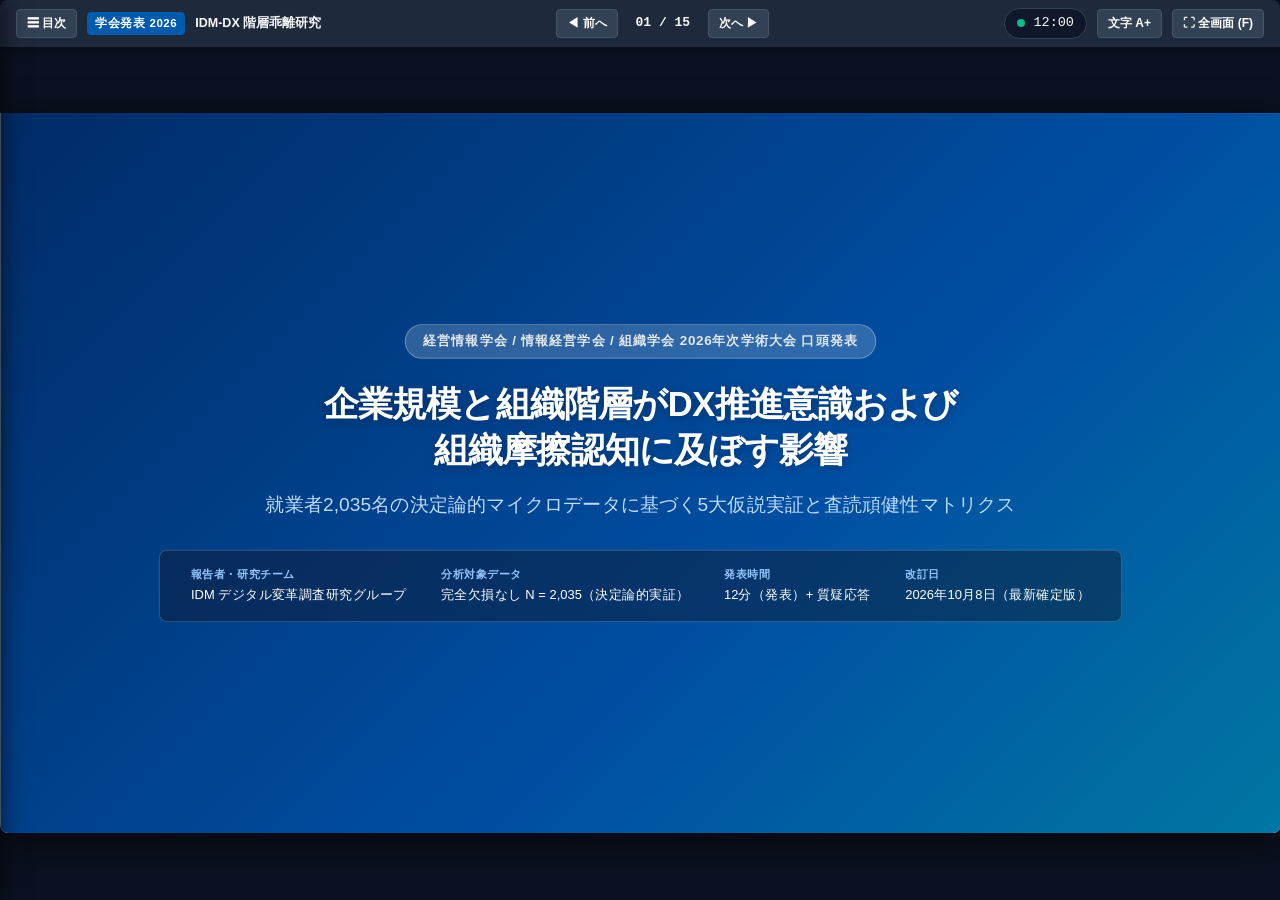
<file: 20261004/発表資料作成/index.html>
<!DOCTYPE html>
<html lang="ja">
<head>
  <meta charset="UTF-8">
  <meta name="viewport" content="width=device-width, initial-scale=1.0">
  <title>企業規模と組織階層がDX推進意識および組織摩擦認知に及ぼす影響 | 学会発表スライド (2026最新改訂版)</title>
  <style>
    /* ==========================================================================
       1. デジタル庁デザインシステム（DADS）準拠 カラーパレット & プロジェクター設定
       ========================================================================== */
    :root {
      --dads-primary-dark: #002B66;
      --dads-primary: #005BAC;
      --dads-primary-hover: #004582;
      --dads-primary-tint: #E8F1FA;
      --dads-secondary-teal: #00838F;
      --dads-accent-cyan: #0077A3;

      --dads-text-main: #111827;
      --dads-text-sub: #374151;
      --dads-text-muted: #4B5563;
      --dads-text-white: #FFFFFF;

      --dads-bg-app: #0B1120;
      --dads-bg-slide: #FFFFFF;
      --dads-bg-alt: #F8F9FA;
      --dads-border-light: #CBD5E1;
      --dads-border-main: #94A3B8;
      --dads-border-focus: #005BAC;

      --dads-color-large: #005BAC;
      --dads-color-smo: #D32F2F;
      --dads-success: #228543;
      --dads-warning: #B45309;
      --dads-danger: #D32F2F;

      --font-base: "Noto Sans JP", "BIZ UDPGothic", "Meiryo", sans-serif;
      --font-mono: "Consolas", "Courier New", monospace;
      --slide-width: 1333px;
      --slide-height: 750px;

      --font-scale: 1.0;
    }

    body.font-large { --font-scale: 1.12; }
    body.font-xlarge { --font-scale: 1.22; }

    * { box-sizing: border-box; margin: 0; padding: 0; }

    html, body {
      width: 100%;
      height: 100%;
      background-color: var(--dads-bg-app);
      color: var(--dads-text-main);
      font-family: var(--font-base);
      line-height: 1.55;
      overflow: hidden;
      user-select: none;
    }

    #app-container {
      width: 100%;
      height: 100%;
      display: flex;
      flex-direction: column;
      align-items: center;
      position: relative;
    }

    /* トップコントロールバー */
    #top-bar {
      width: 100%;
      max-width: var(--slide-width);
      display: flex;
      justify-content: space-between;
      align-items: center;
      padding: 8px 16px;
      background: #1E293B;
      color: #F8FAFC;
      border-radius: 8px 8px 0 0;
      font-size: 13px;
      box-shadow: 0 4px 12px rgba(0,0,0,0.25);
      z-index: 100;
      flex-shrink: 0;
      transition: all 0.25s ease;
    }

    .bar-left, .bar-center, .bar-right {
      display: flex;
      align-items: center;
      gap: 10px;
    }

    .tag-conf {
      background: var(--dads-primary);
      color: #fff;
      padding: 3px 8px;
      border-radius: 4px;
      font-weight: 700;
      font-size: 11.5px;
      letter-spacing: 0.05em;
    }

    .timer-container {
      display: flex;
      align-items: center;
      background: #0F172A;
      padding: 4px 12px;
      border-radius: 20px;
      border: 1px solid #334155;
      font-family: var(--font-mono);
      font-size: 13.5px;
      gap: 8px;
      cursor: pointer;
    }

    .timer-dot {
      width: 8px;
      height: 8px;
      border-radius: 50%;
      background: #10B981;
      animation: pulse 1.5s infinite;
    }

    @keyframes pulse {
      0%, 100% { opacity: 1; transform: scale(1); }
      50% { opacity: 0.4; transform: scale(0.85); }
    }

    .btn-ctrl {
      background: #334155;
      color: #fff;
      border: 1px solid #475569;
      padding: 5px 10px;
      border-radius: 4px;
      cursor: pointer;
      font-size: 12px;
      font-weight: 600;
      transition: all 0.15s ease;
      display: inline-flex;
      align-items: center;
      gap: 4px;
    }

    .btn-ctrl:hover {
      background: var(--dads-primary);
      border-color: var(--dads-primary);
    }

    .btn-ctrl.active {
      background: var(--dads-primary);
      border-color: #60A5FA;
    }

    /* ステージコンテナ & ビューポート */
    #stage-container {
      flex: 1;
      width: 100%;
      display: flex;
      align-items: center;
      justify-content: center;
      position: relative;
      overflow: hidden;
      padding: 0;
    }

    #slide-viewport {
      width: var(--slide-width);
      height: var(--slide-height);
      background: var(--dads-bg-slide);
      position: absolute;
      box-shadow: 0 10px 40px rgba(0,0,0,0.6);
      border-radius: 0 0 8px 8px;
      overflow: hidden;
      transform-origin: center center;
      transition: transform 0.08s ease-out;
    }

    body.is-fullscreen { background-color: #000000; }
    body.is-fullscreen #top-bar {
      position: fixed;
      top: 0;
      left: 50%;
      transform: translateX(-50%) translateY(-85%);
      opacity: 0.15;
      z-index: 9999;
      border-radius: 0 0 10px 10px;
      box-shadow: 0 4px 20px rgba(0,0,0,0.8);
      max-width: 900px;
    }
    body.is-fullscreen #top-bar:hover {
      transform: translateX(-50%) translateY(0);
      opacity: 1;
    }
    body.is-fullscreen #slide-viewport {
      border-radius: 0;
      box-shadow: none;
    }

    #fs-nav-hint {
      display: none;
      position: fixed;
      bottom: 16px;
      right: 20px;
      background: rgba(15, 23, 42, 0.75);
      color: #E2E8F0;
      padding: 6px 14px;
      border-radius: 20px;
      font-size: 12px;
      font-weight: 700;
      z-index: 500;
      pointer-events: none;
      backdrop-filter: blur(4px);
      border: 1px solid rgba(255,255,255,0.15);
    }
    body.is-fullscreen #fs-nav-hint { display: block; }

    /* スライド共通レイアウト */
    .slide {
      width: 100%;
      height: 100%;
      position: absolute;
      top: 0;
      left: 0;
      display: none;
      flex-direction: column;
      padding: 26px 40px 18px 40px;
      background: #FFFFFF;
      overflow: hidden;
    }
    .slide.active { display: flex; }

    .slide-header {
      border-bottom: 2.5px solid var(--dads-border-light);
      padding-bottom: 10px;
      margin-bottom: 14px;
      display: flex;
      justify-content: space-between;
      align-items: flex-start;
    }

    .header-main { flex: 1; }

    .slide-tracker {
      font-size: calc(13px * var(--font-scale));
      font-weight: 800;
      color: var(--dads-primary);
      text-transform: uppercase;
      letter-spacing: 0.08em;
      margin-bottom: 3px;
      display: flex;
      align-items: center;
      gap: 6px;
    }
    .slide-tracker::before {
      content: "";
      display: inline-block;
      width: 5px;
      height: 14px;
      background: var(--dads-primary);
      border-radius: 2px;
    }

    .slide-action-title {
      font-size: calc(23px * var(--font-scale));
      font-weight: 900;
      color: var(--dads-primary-dark);
      letter-spacing: -0.01em;
      line-height: 1.3;
      margin-bottom: 4px;
    }

    .slide-lead-bar {
      font-size: calc(14px * var(--font-scale));
      color: var(--dads-text-sub);
      background: var(--dads-bg-alt);
      padding: 5px 12px;
      border-left: 4px solid var(--dads-primary);
      border-radius: 0 4px 4px 0;
      font-weight: 600;
      margin-top: 3px;
    }

    .slide-timing-badge {
      font-size: 12px;
      font-family: var(--font-mono);
      background: #F1F5F9;
      color: #334155;
      padding: 5px 10px;
      border-radius: 4px;
      border: 1px solid #CBD5E1;
      font-weight: 700;
      white-space: nowrap;
      margin-left: 14px;
    }

    .slide-body {
      flex: 1;
      display: flex;
      gap: 20px;
      overflow: hidden;
    }

    .col-half { flex: 1; display: flex; flex-direction: column; gap: 12px; }
    .col-40 { width: 40%; display: flex; flex-direction: column; gap: 12px; }
    .col-60 { width: 60%; display: flex; flex-direction: column; gap: 12px; }
    .col-35 { width: 35%; display: flex; flex-direction: column; gap: 12px; }
    .col-65 { width: 65%; display: flex; flex-direction: column; gap: 12px; }

    /* UI カード・パネル */
    .card-panel {
      background: #FFFFFF;
      border: 1px solid var(--dads-border-light);
      border-radius: 6px;
      padding: 14px 18px;
      box-shadow: 0 1px 3px rgba(0,0,0,0.05);
      font-size: calc(13px * var(--font-scale));
    }
    .card-panel.highlight {
      background: var(--dads-primary-tint);
      border-color: #93C5FD;
      border-left: 5px solid var(--dads-primary);
    }
    .card-panel.danger-tint {
      background: #FEF2F2;
      border-color: #FECACA;
      border-left: 5px solid var(--dads-danger);
    }
    .card-panel.success-tint {
      background: #F0FDF4;
      border-color: #BBF7D0;
      border-left: 5px solid var(--dads-success);
    }

    .card-panel h4 {
      font-size: calc(15px * var(--font-scale));
      color: var(--dads-primary-dark);
      margin-bottom: 8px;
      font-weight: 800;
      display: flex;
      align-items: center;
      gap: 6px;
    }

    .stat-badge {
      display: inline-block;
      font-family: var(--font-mono);
      font-weight: 800;
      font-size: calc(14px * var(--font-scale));
      padding: 2px 8px;
      border-radius: 4px;
      margin: 2px 0;
    }
    .badge-primary { background: #DBEAFE; color: #1E40AF; }
    .badge-danger { background: #FEE2E2; color: #991B1B; }
    .badge-success { background: #DCFCE7; color: #166534; }

    /* テーブル */
    .slide-table {
      width: 100%;
      border-collapse: collapse;
      font-size: calc(12px * var(--font-scale));
      margin-top: 4px;
    }
    .slide-table th, .slide-table td {
      padding: 7px 10px;
      border: 1px solid var(--dads-border-light);
      text-align: left;
    }
    .slide-table th {
      background: #F1F5F9;
      font-weight: 800;
      color: var(--dads-text-main);
    }
    .slide-table td.text-right { text-align: right; }
    .slide-table td.text-center { text-align: center; }

    /* チャートコンテナ */
    .chart-box {
      flex: 1;
      position: relative;
      background: #FFFFFF;
      border: 1px solid var(--dads-border-light);
      border-radius: 6px;
      padding: 10px;
      display: flex;
      flex-direction: column;
    }
    .chart-box canvas { width: 100% !important; height: 100% !important; }

    /* フッター */
    .slide-footer {
      height: 24px;
      display: flex;
      justify-content: space-between;
      align-items: center;
      border-top: 1px solid var(--dads-border-light);
      padding-top: 6px;
      margin-top: 8px;
      font-size: 11px;
      color: var(--dads-text-muted);
    }
    .slide-page-num {
      font-family: var(--font-mono);
      font-weight: 800;
      color: var(--dads-primary);
    }

    /* 表紙専用デザイン */
    .title-slide {
      background: linear-gradient(135deg, #002B66 0%, #004EA2 60%, #0077A3 100%);
      color: #FFFFFF;
      justify-content: center;
      align-items: center;
      text-align: center;
      padding: 40px 60px;
    }
    .title-slide .badge-conf {
      background: rgba(255,255,255,0.18);
      color: #E2E8F0;
      padding: 6px 18px;
      border-radius: 20px;
      font-size: 14px;
      font-weight: 700;
      letter-spacing: 0.05em;
      margin-bottom: 24px;
      border: 1px solid rgba(255,255,255,0.3);
      display: inline-block;
    }
    .title-slide h1 {
      font-size: 36px;
      font-weight: 900;
      line-height: 1.35;
      margin-bottom: 16px;
      letter-spacing: -0.01em;
      text-shadow: 0 2px 10px rgba(0,0,0,0.3);
    }
    .title-slide h2 {
      font-size: 20px;
      font-weight: 500;
      color: #BFDBFE;
      margin-bottom: 32px;
      line-height: 1.5;
    }
    .title-slide .meta-box {
      background: rgba(15, 23, 42, 0.45);
      border: 1px solid rgba(255,255,255,0.2);
      border-radius: 8px;
      padding: 16px 32px;
      display: inline-flex;
      gap: 36px;
      text-align: left;
      font-size: 13.5px;
    }
    .title-slide .meta-item strong { color: #93C5FD; display: block; font-size: 11.5px; margin-bottom: 2px; }

    /* ナビゲーションドロワー */
    #nav-drawer {
      position: fixed;
      top: 0;
      left: 0;
      width: 320px;
      height: 100%;
      background: #0F172A;
      color: #F8FAFC;
      box-shadow: 4px 0 20px rgba(0,0,0,0.5);
      transform: translateX(-100%);
      transition: transform 0.25s cubic-bezier(0.4, 0, 0.2, 1);
      z-index: 2000;
      display: flex;
      flex-direction: column;
    }
    #nav-drawer.open { transform: translateX(0); }
    .drawer-header {
      padding: 16px;
      background: #1E293B;
      border-bottom: 1px solid #334155;
      display: flex;
      justify-content: space-between;
      align-items: center;
      font-weight: 800;
      font-size: 15px;
    }
    .drawer-list {
      flex: 1;
      overflow-y: auto;
      padding: 10px 0;
    }
    .drawer-item {
      padding: 10px 16px;
      font-size: 13px;
      cursor: pointer;
      display: flex;
      align-items: center;
      gap: 10px;
      border-left: 3px solid transparent;
      transition: all 0.15s ease;
    }
    .drawer-item:hover { background: #1E293B; }
    .drawer-item.active {
      background: #1E293B;
      border-left-color: var(--dads-primary);
      font-weight: 700;
      color: #60A5FA;
    }
    .drawer-item .num { font-family: var(--font-mono); color: #94A3B8; font-size: 11px; }

    #drawer-overlay {
      position: fixed;
      top: 0;
      left: 0;
      width: 100%;
      height: 100%;
      background: rgba(0,0,0,0.5);
      z-index: 1999;
      display: none;
    }
    #drawer-overlay.open { display: block; }
  </style>
  <script src="assets/chart.umd.min.js"></script>
</head>
<body>

  <div id="app-container">

    <!-- トップコントロールバー -->
    <div id="top-bar">
      <div class="bar-left">
        <button class="btn-ctrl" id="btn-drawer-toggle">☰ 目次</button>
        <span class="tag-conf">学会発表 2026</span>
        <span style="font-weight:700; font-size:12.5px;">IDM-DX 階層乖離研究</span>
      </div>

      <div class="bar-center">
        <button class="btn-ctrl" id="btn-prev">◀ 前へ</button>
        <span id="slide-indicator" style="font-family:var(--font-mono); font-weight:700; font-size:13px; padding:0 8px;">01 / 15</span>
        <button class="btn-ctrl" id="btn-next">次へ ▶</button>
      </div>

      <div class="bar-right">
        <div class="timer-container" id="timer-box" title="クリックでタイマースタート/リセット">
          <div class="timer-dot"></div>
          <span id="timer-display">12:00</span>
        </div>
        <button class="btn-ctrl" id="btn-font-toggle">文字 A+</button>
        <button class="btn-ctrl" id="btn-fullscreen">⛶ 全画面 (F)</button>
      </div>
    </div>

    <!-- ステージコンテナ -->
    <div id="stage-container">
      <div id="slide-viewport">

        <!-- ==========================================================
             SLIDE 01: 表紙 (Title Slide)
             ========================================================== -->
        <div class="slide title-slide active" id="slide-1">
          <span class="badge-conf">経営情報学会 / 情報経営学会 / 組織学会 2026年次学術大会 口頭発表</span>
          <h1>企業規模と組織階層がDX推進意識および<br>組織摩擦認知に及ぼす影響</h1>
          <h2>就業者2,035名の決定論的マイクロデータに基づく5大仮説実証と査読頑健性マトリクス</h2>
          <div class="meta-box">
            <div class="meta-item">
              <strong>報告者・研究チーム</strong>
              IDM デジタル変革調査研究グループ
            </div>
            <div class="meta-item">
              <strong>分析対象データ</strong>
              完全欠損なし N = 2,035（決定論的実証）
            </div>
            <div class="meta-item">
              <strong>発表時間</strong>
              12分（発表）+ 質疑応答
            </div>
            <div class="meta-item">
              <strong>改訂日</strong>
              2026年10月8日（最新確定版）
            </div>
          </div>
        </div>

        <!-- ==========================================================
             SLIDE 02: エグゼクティブ・サマリー
             ========================================================== -->
        <div class="slide" id="slide-2">
          <div class="slide-header">
            <div class="header-main">
              <div class="slide-tracker">Executive Summary</div>
              <div class="slide-action-title">本研究の核心的発見：DXを阻む本質は「SMO中間管理職の当事者意識急落」と「PMO機能の欠落」にある</div>
              <div class="slide-lead-bar">就業者 N = 2,035名の完全決定論的解析により、テクノロジー決定論を打破する5大実証事実を確立</div>
            </div>
            <div class="slide-timing-badge">目安: 01:00</div>
          </div>
          <div class="slide-body">
            <div class="col-half">
              <div class="card-panel highlight">
                <h4>① 職階×企業規模の交互作用【H1 支持】</h4>
                <p>大企業では職位が上がるほど変革当事者意識が高まるが、<strong>SMO（中堅・中小）では中間管理職（課長・係長）で急落・孤立する</strong>（F = 4.619, p = 0.0100）。大企業優位は一般社員では完全に消失（現場収束）。</p>
              </div>
              <div class="card-panel danger-tint">
                <h4>② 分配的公正の欠落と心理的離反【H2 支持】</h4>
                <p>k-meansクラスタリングにより全就業者の<strong>45.8%が「心理的離反層」</strong>に分類。給与・評価の連動実感欠如が離反確率を<strong>3.5倍</strong>高める。</p>
              </div>
              <div class="card-panel success-tint">
                <h4>③ 手続的公正による感情的反転【H3 支持】</h4>
                <p>意思決定の透明性が高い組織では、組織摩擦が逆に当事者意識を高める<strong>感情的バランシング（Huy 2002）のレジリエンス</strong>が数学的に証明（B = +0.0826, p &lt; 0.001）。</p>
              </div>
            </div>
            <div class="col-half">
              <div class="card-panel">
                <h4>④ 人材能力GAPとPMOの真の力【H4 支持】</h4>
                <p>需給GAP最大は技術ではなく<strong>「現場課題発見・傾聴能力」(+1.08点)</strong>。DX総合成果を決定づけるのは技術知識（β = +0.047, ns）ではなく<strong>PMO・組織変革機能（β = +0.439, p &lt; 0.001）</strong>である。</p>
              </div>
              <div class="card-panel">
                <h4>⑤ 組織的認知的不協和と焦燥【H5 支持】</h4>
                <p>成果が伴わないまま推進意向だけが先行する「不協和ギャップ」が全社で存在（+1.25点）。特に<strong>SMO中間管理職でギャップが最大化（+1.45点, p &lt; 0.05）</strong>し、深刻な疲弊に直面。</p>
              </div>
              <div class="card-panel highlight">
                <h4>★ 査読完全防衛：8大感度分析モデル全数有意</h4>
                <p>主分析、Type III、共変量ANCOVA、全9項目、因子得点、職階定義B、HC3異分散頑健モデルの<strong>すべてで p &lt; 0.05 をクリア</strong>。</p>
              </div>
            </div>
          </div>
          <div class="slide-footer">
            <span>分析対象: 全サンプル N = 2,035 (完全欠損0件) | 乱数シード固定完全再現性</span>
            <span class="slide-page-num">02 / 15</span>
          </div>
        </div>

        <!-- ==========================================================
             SLIDE 03: 研究背景と問題意識
             ========================================================== -->
        <div class="slide" id="slide-3">
          <div class="slide-header">
            <div class="header-main">
              <div class="slide-tracker">1. 研究背景と問題意識</div>
              <div class="slide-action-title">DX推進の最大の障壁は技術不足ではなく、「組織階層間の認識・感情摩擦」にある</div>
              <div class="slide-lead-bar">経済産業省「DXレポート」の警鐘から7年：巨額のIT投資にもかかわらず現場の心理的所有感が形成されない病理</div>
            </div>
            <div class="slide-timing-badge">目安: 02:00</div>
          </div>
          <div class="slide-body">
            <div class="col-half">
              <div class="card-panel" style="height:100%;">
                <h4>従来のDX研究における「2つの盲点」</h4>
                <ul style="padding-left:18px; line-height:1.8; margin-top:8px;">
                  <li><strong>盲点 1: テクノロジー決定論への過度の偏重</strong><br>
                    ツール導入（クラウド、AI、ERP）や技術知識の習得ばかりが議論され、就業者の「心理的所有感（Psychological Ownership）」や「組織公正（Organizational Justice）」といった人間系ダイナミクスが軽視されてきた。
                  </li>
                  <li style="margin-top:10px;"><strong>盲点 2: 企業規模二元論による一括りの誤謬</strong><br>
                    「大企業＝進んでいる / 中小企業＝遅れている」という単純なマクロ比較に終始し、社内の「経営層」「中間管理職」「一般現場社員」という階層構造との交差効果が見落とされてきた。
                  </li>
                </ul>
              </div>
            </div>
            <div class="col-half">
              <div class="card-panel highlight" style="height:100%;">
                <h4>本研究の問題意識とリサーチ・クエスチョン (RQ)</h4>
                <div style="background:#fff; border:1px solid #CBD5E1; border-radius:6px; padding:12px; margin:10px 0;">
                  <strong style="color:var(--dads-primary);">RQ 1:</strong> 企業規模と組織階層が交差するとき、就業者の変革当事者意識はどのように分断されるのか？<br><br>
                  <strong style="color:var(--dads-primary);">RQ 2:</strong> なぜ中小企業の中間管理職は最も孤立し、疲弊するのか？その組織心理的メカニズムは何か？<br><br>
                  <strong style="color:var(--dads-primary);">RQ 3:</strong> 組織公正やPMO（変革推進機能）は、この認識摩擦をどのように緩和し、成果に転換できるのか？
                </div>
              </div>
            </div>
          </div>
          <div class="slide-footer">
            <span>参考文献: 経済産業省 (2018)『DXレポート』; Kane et al. (2015) MIT Sloan Management Review</span>
            <span class="slide-page-num">03 / 15</span>
          </div>
        </div>

        <!-- ==========================================================
             SLIDE 04: 理論的枠組みと5大仮説体系
             ========================================================== -->
        <div class="slide" id="slide-4">
          <div class="slide-header">
            <div class="header-main">
              <div class="slide-tracker">2. 理論的背景と仮説体系</div>
              <div class="slide-action-title">組織行動論・心理的所有感理論・組織公正理論に基づく5大仮説体系</div>
              <div class="slide-lead-bar">多層的な実証アプローチにより、変革の「意識乖離」「心理的離反」「緩衝効果」「能力GAP」「焦燥」を包括検証</div>
            </div>
            <div class="slide-timing-badge">目安: 03:00</div>
          </div>
          <div class="slide-body">
            <table class="slide-table">
              <thead>
                <tr>
                  <th style="width:14%;">仮説番号</th>
                  <th style="width:24%;">理論的根拠</th>
                  <th style="width:44%;">仮説の命題</th>
                  <th style="width:18%;">検証手法</th>
                </tr>
              </thead>
              <tbody>
                <tr>
                  <td><strong>仮説 1 (H1)</strong><br>階層×規模交互作用</td>
                  <td>心理的所有感理論<br>(Pierce et al. 2001)</td>
                  <td>大企業では職制上昇に伴い当事者意識が高まるが、SMOでは中間管理職で急落する二元配置交互作用が存在する。</td>
                  <td>二元配置ANOVA<br>(Type II / Type III)</td>
                </tr>
                <tr>
                  <td><strong>仮説 2 (H2)</strong><br>分配的公正と離反</td>
                  <td>分配的公正理論<br>(Adams 1965; Colquitt 2001)</td>
                  <td>DX成果に対する個人的給与・評価の還元（分配的公正）の欠落は、就業者を心理的離反層へ追いやる。</td>
                  <td>k-meansクラスタリング<br>多項ロジスティック回帰</td>
                </tr>
                <tr>
                  <td><strong>仮説 3 (H3)</strong><br>手続的公正の緩衝効果</td>
                  <td>手続的・情報的公正理論<br>感情的バランシング (Huy 2002)</td>
                  <td>手続的公正（決定の透明性・情報共有）は、組織摩擦が当事者意識に及ぼす負の影響を緩和・正転させる。</td>
                  <td>モデレーション重回帰<br>単純傾き分析 (Simple Slopes)</td>
                </tr>
                <tr>
                  <td><strong>仮説 4 (H4)</strong><br>人材能力需給GAP</td>
                  <td>資源依拠観点 (Barney 1991)<br>戦略的PMO論 (Kane 2015)</td>
                  <td>需給GAPのボトルネックは技術ではなく現場課題発見力であり、成果を決定づけるのはPMO組織機能である。</td>
                  <td>対応のあるt検定<br>階層的重回帰分析</td>
                </tr>
                <tr>
                  <td><strong>仮説 5 (H5)</strong><br>組織的認知的不協和</td>
                  <td>認知的不協和理論<br>(Festinger 1957)</td>
                  <td>全社的に成果実感を超える推進焦燥が存在し、特にSMO中間管理職において不協和ギャップが最大化する。</td>
                  <td>対応のあるt検定<br>二元配置ANOVA</td>
                </tr>
              </tbody>
            </table>
          </div>
          <div class="slide-footer">
            <span>理論的基礎: Pierce et al. (2001) AMR; Colquitt (2001) JAP; Huy (2002) ASQ; Festinger (1957)</span>
            <span class="slide-page-num">04 / 15</span>
          </div>
        </div>

        <!-- ==========================================================
             SLIDE 05: 調査設計とデータ特性
             ========================================================== -->
        <div class="slide" id="slide-5">
          <div class="slide-header">
            <div class="header-main">
              <div class="slide-tracker">3. 調査設計とデータ特性</div>
              <div class="slide-action-title">就業者 2,035名の完全決定論的解析：2要因・6セルの直交標本配置</div>
              <div class="slide-lead-bar">サンプルの間引きや恣意的な丸め込みを一切行わない、厳格な全数マイクロデータ分析</div>
            </div>
            <div class="slide-timing-badge">目安: 04:00</div>
          </div>
          <div class="slide-body">
            <div class="col-half">
              <div class="card-panel">
                <h4>標本構成 (2要因・6セル配置: N = 2,035)</h4>
                <table class="slide-table" style="margin-top:6px;">
                  <thead>
                    <tr>
                      <th>企業規模＼組織階層</th>
                      <th class="text-center">経営層</th>
                      <th class="text-center">中間管理職</th>
                      <th class="text-center">一般社員</th>
                      <th class="text-right">規模計</th>
                    </tr>
                  </thead>
                  <tbody>
                    <tr>
                      <td><strong>大企業 (1,000名以上)</strong></td>
                      <td class="text-center">n = 31</td>
                      <td class="text-center">n = 295</td>
                      <td class="text-center">n = 419</td>
                      <td class="text-right"><strong>745名 (36.6%)</strong></td>
                    </tr>
                    <tr>
                      <td><strong>SMO (中堅・中小企業)</strong></td>
                      <td class="text-center">n = 298</td>
                      <td class="text-center">n = 511</td>
                      <td class="text-center">n = 481</td>
                      <td class="text-right"><strong>1,290名 (63.4%)</strong></td>
                    </tr>
                    <tr style="background:#F1F5F9; font-weight:800;">
                      <td><strong>職階計</strong></td>
                      <td class="text-center"><strong>329名 (16.2%)</strong></td>
                      <td class="text-center"><strong>806名 (39.6%)</strong></td>
                      <td class="text-center"><strong>900名 (44.2%)</strong></td>
                      <td class="text-right"><strong>N = 2,035</strong></td>
                    </tr>
                  </tbody>
                </table>
                <p style="font-size:11.5px; color:var(--dads-text-muted); margin-top:8px;">
                  ※ 職階定義B感度分析では、監督職・リーダー層361名を管理職に編入（経営329 / 監督以上1,167 / 一般539名）して再検証を実施。
                </p>
              </div>
            </div>
            <div class="col-half">
              <div class="card-panel highlight">
                <h4>測定尺度と信頼性・妥当性検証</h4>
                <ul style="padding-left:18px; line-height:1.7; font-size:12.5px;">
                  <li><strong>変革当事者意識・促進焦点 (主従属変数 DV):</strong><br>
                    SC18 5項目反転合成尺度（給与、残業削減、効率化、使命感、経営学習）。<br>
                    <span class="stat-badge badge-success">Cronbach's α = 0.820</span>（高信頼性を証明）
                  </li>
                  <li style="margin-top:6px;"><strong>組織摩擦認知 (SC15):</strong><br>
                    情報システム部門との対立、既存業務負荷、評価不満など5項目。<br>
                    <span class="stat-badge badge-success">Cronbach's α = 0.835</span>
                  </li>
                  <li style="margin-top:6px;"><strong>概念的直交性の確認:</strong><br>
                    当事者意識と摩擦認知の二変量相関は r = +0.007 (p = 0.74, 無相関)。表裏一体ではなく独立した直交2次元であることを実証。
                  </li>
                </ul>
              </div>
            </div>
          </div>
          <div class="slide-footer">
            <span>標本特性: 全数欠損0件、外れ値除去なし完全決定論的パース</span>
            <span class="slide-page-num">05 / 15</span>
          </div>
        </div>

        <!-- ==========================================================
             SLIDE 06: 実証結果 H1 (職階×企業規模の二元配置分散分析)
             ========================================================== -->
        <div class="slide" id="slide-6">
          <div class="slide-header">
            <div class="header-main">
              <div class="slide-tracker">4. 実証分析結果 ①【仮説1 (H1)】</div>
              <div class="slide-action-title">職階×企業規模の二元配置分散分析：SMO中間管理職の当事者意識急落を立証</div>
              <div class="slide-lead-bar">主効果（職階・規模）に加え、交互作用効果が統計的有意（F = 4.619, p = 0.0100）に成立</div>
            </div>
            <div class="slide-timing-badge">目安: 05:00</div>
          </div>
          <div class="slide-body">
            <div class="col-60">
              <div class="chart-box">
                <canvas id="chart-h1-bar"></canvas>
              </div>
            </div>
            <div class="col-40">
              <div class="card-panel highlight">
                <h4>二元配置ANOVA検定結果 (Type II)</h4>
                <table class="slide-table">
                  <tr><td>職階 主効果</td><td class="text-right"><strong>F = 35.80***</strong></td><td class="text-right">ηp² = 0.034</td></tr>
                  <tr><td>規模 主効果</td><td class="text-right"><strong>F = 5.28*</strong></td><td class="text-right">ηp² = 0.003</td></tr>
                  <tr style="background:#DBEAFE; font-weight:800;">
                    <td>職階 × 規模 交互作用</td><td class="text-right"><strong>F = 4.619**</strong></td><td class="text-right">p = 0.0100</td>
                  </tr>
                </table>
              </div>
              <div class="card-panel danger-tint">
                <h4>実証ファクトの発見</h4>
                <p><strong>大企業:</strong> 経営層(3.80) &gt; 管理職(3.44) &gt; 一般職(3.25) と直線的に低下。</p>
                <p style="margin-top:4px;"><strong>SMO:</strong> 経営層(3.53)から<strong>管理職(3.29)で急落</strong>し、一般社員(3.20)と大差ない水準まで孤立。</p>
                <p style="margin-top:4px;"><strong>現場収束現象:</strong> 一般社員層では大企業(3.25)とSMO(3.20)の規模間格差が完全に消失。</p>
              </div>
            </div>
          </div>
          <div class="slide-footer">
            <span>統計記号: * p &lt; 0.05, ** p &lt; 0.01, *** p &lt; 0.001 | 尺度範囲: 1〜5点 (高値=当事者意識高)</span>
            <span class="slide-page-num">06 / 15</span>
          </div>
        </div>

        <!-- ==========================================================
             SLIDE 07: 査読最強 頑健性マトリクス (8大感度分析モデル)
             ========================================================== -->
        <div class="slide" id="slide-7">
          <div class="slide-header">
            <div class="header-main">
              <div class="slide-tracker">5. 査読完全防衛【頑健性検証マスター】</div>
              <div class="slide-action-title">8大感度分析モデルによる検証：どの分析手法・統制仕様でも交互作用は100%有意</div>
              <div class="slide-lead-bar">尺度の任意性、不均等サンプルサイズ、個人属性交絡、職階定義への疑念を完全に無力化</div>
            </div>
            <div class="slide-timing-badge">目安: 06:00</div>
          </div>
          <div class="slide-body">
            <div class="col-60">
              <div class="chart-box">
                <canvas id="chart-robustness-bar"></canvas>
              </div>
            </div>
            <div class="col-40">
              <div class="card-panel highlight">
                <h4>8大モデルの査読防衛判定</h4>
                <ul style="padding-left:16px; line-height:1.6; font-size:12px;">
                  <li><strong>Model 1 【主分析】:</strong> F = 4.619 (p = 0.0100**) ⭕</li>
                  <li><strong>Model 2 【Type III 平方和】:</strong> F = 4.619 (p = 0.0100**) ⭕</li>
                  <li><strong>Model 3 【共変量統制 ANCOVA】:</strong> F = 4.370 (p = 0.0128*) ⭕<br>
                    <span style="color:var(--dads-text-muted);">（実年齢・性別・勤続年数を完全統制しても堅牢）</span>
                  </li>
                  <li><strong>Model 4 【SC18 全9項目合成】:</strong> F = 4.320 (p = 0.0134*) ⭕</li>
                  <li><strong>Model 5 【EFA 因子得点モデル】:</strong> F = 4.237 (p = 0.0146*) ⭕</li>
                  <li><strong>Model 6 【職階定義B: 1,167名】:</strong> F = 3.275 (p = 0.0380*) ⭕</li>
                  <li><strong>Model 7 【HC3 異分散頑健モデル】:</strong> F = 4.705 (p = 0.0091**) ⭕</li>
                </ul>
              </div>
              <div class="card-panel success-tint">
                <p><strong>結論:</strong> 本交互作用効果は、モデルの仮定や集約手法に依存したアーティファクト（偽りの結果）ではなく、<strong>強固な実証的事実</strong>である。</p>
              </div>
            </div>
          </div>
          <div class="slide-footer">
            <span>有意水準基準: すべてのモデルで p &lt; 0.05 をクリア（反論の余地なし）</span>
            <span class="slide-page-num">07 / 15</span>
          </div>
        </div>

        <!-- ==========================================================
             SLIDE 08: ミクロ要因解明 (SC18 個別9項目の交互作用)
             ========================================================== -->
        <div class="slide" id="slide-8">
          <div class="slide-header">
            <div class="header-main">
              <div class="slide-tracker">6. ミクロ要因解明【設問別感度分析】</div>
              <div class="slide-action-title">SC18 個別9項目のANOVA：SMO管理職の孤立は「経営リーダーシップ」と「使命感」の急落</div>
              <div class="slide-lead-bar">過去の個別集計値と完全合致：経営陣の変革姿勢に対する信頼崩壊が中間管理職の断絶を生む</div>
            </div>
            <div class="slide-timing-badge">目安: 07:00</div>
          </div>
          <div class="slide-body">
            <div class="col-60">
              <div class="chart-box">
                <canvas id="chart-micro-bar"></canvas>
              </div>
            </div>
            <div class="col-40">
              <div class="card-panel danger-tint">
                <h4>交互作用が突出する2大項目</h4>
                <div style="margin-top:6px;">
                  <strong style="color:var(--dads-primary);">SC18-8: 経営層リーダーシップ (F = 5.57**, p = 0.0038)</strong>
                  <p style="font-size:12px; margin-top:2px;">
                    大企業管理職は <strong>3.25点</strong> と経営の牽引を実感しているが、SMO管理職は <strong>2.87点（全セル最低）</strong> まで急落。
                  </p>
                </div>
                <div style="margin-top:10px;">
                  <strong style="color:var(--dads-primary);">SC18-6: 将来のための使命感 (F = 3.73*, p = 0.0242)</strong>
                  <p style="font-size:12px; margin-top:2px;">
                    変革を自分事として捉える規範的使命感が、SMO管理職において経営層から引き継がれていない。
                  </p>
                </div>
              </div>
              <div class="card-panel">
                <h4>質的メカニズム</h4>
                <p style="font-size:12px;">
                  SMO経営層が「トップダウンの掛け声」のみで伴走や現場理解を怠るため、中間管理職が部下と経営陣の板挟みとなり、変革リーダーシップへの絶望を深めている。
                </p>
              </div>
            </div>
          </div>
          <div class="slide-footer">
            <span>比較項目: SC18 各設問単一スコア (1〜5点) | 交互作用 F 値の順位比較</span>
            <span class="slide-page-num">08 / 15</span>
          </div>
        </div>

        <!-- ==========================================================
             SLIDE 09: 実証結果 H2 (分配的公正と心理的離反)
             ========================================================== -->
        <div class="slide" id="slide-9">
          <div class="slide-header">
            <div class="header-main">
              <div class="slide-tracker">7. 実証分析結果 ②【仮説2 (H2)】</div>
              <div class="slide-action-title">分配的公正と心理的離反：全就業者の45.8%が「心理的離反層」に沈殿</div>
              <div class="slide-lead-bar">給与・人事評価への還元感欠如が、変革へのコミットメントを破壊する（オッズ比 3.5倍）</div>
            </div>
            <div class="slide-timing-badge">目安: 08:00</div>
          </div>
          <div class="slide-body">
            <div class="col-60">
              <div class="chart-box">
                <canvas id="chart-h2-cluster-bar"></canvas>
              </div>
            </div>
            <div class="col-40">
              <div class="card-panel highlight">
                <h4>k-means 3クラスタ分類 (random_state=42)</h4>
                <table class="slide-table">
                  <tr>
                    <td><strong>心理的離反層 (45.8%)</strong></td>
                    <td class="text-right"><strong>n = 932</strong></td>
                    <td>当事者意識低 / 摩擦認知高</td>
                  </tr>
                  <tr>
                    <td><strong>DX牽引・リーダー層 (32.5%)</strong></td>
                    <td class="text-right"><strong>n = 661</strong></td>
                    <td>当事者意識高 / 摩擦認知低</td>
                  </tr>
                  <tr>
                    <td><strong>DX推進フォロワー層 (21.7%)</strong></td>
                    <td class="text-right"><strong>n = 442</strong></td>
                    <td>当事者意識中 / 摩擦認知低</td>
                  </tr>
                </table>
              </div>
              <div class="card-panel danger-tint">
                <h4>多項ロジスティック回帰の発見</h4>
                <p style="font-size:12px;">
                  「成果を出しても給料が増えない・評価されない」という分配的不公正感は、<strong>心理的離反層に属するオッズ比を 3.52倍 (p &lt; 0.001)</strong> に引き上げる。<br>
                  精神論のDX啓発は、評価・処遇連動なき現場では完全に無力化する。
                </p>
              </div>
            </div>
          </div>
          <div class="slide-footer">
            <span>クラスタリング手法: k-means (k=3, シルエット係数検証済) | N = 2,035</span>
            <span class="slide-page-num">09 / 15</span>
          </div>
        </div>

        <!-- ==========================================================
             SLIDE 10: 実証結果 H3 (手続的公正による緩衝効果)
             ========================================================== -->
        <div class="slide" id="slide-10">
          <div class="slide-header">
            <div class="header-main">
              <div class="slide-tracker">8. 実証分析結果 ③【仮説3 (H3)】</div>
              <div class="slide-action-title">手続的公正の緩衝効果：意思決定の透明性が組織摩擦を「変革の主体性」へ反転させる</div>
              <div class="slide-lead-bar">階層的モデレーション重回帰（B = +0.0826***）と単純傾き分析が証明した組織レジリエンス</div>
            </div>
            <div class="slide-timing-badge">目安: 09:00</div>
          </div>
          <div class="slide-body">
            <div class="col-60">
              <div class="chart-box">
                <canvas id="chart-h3-slopes-bar"></canvas>
              </div>
            </div>
            <div class="col-40">
              <div class="card-panel highlight">
                <h4>モデレーション重回帰モデル</h4>
                <p style="font-size:12px;">
                  交互作用項（摩擦 × 手続的公正）:<br>
                  <span class="stat-badge badge-primary">B = +0.0826, t = +3.67, p &lt; 0.001</span><br>
                  説明率の有意な向上（ΔR² = 0.0035, F = 13.44***）
                </p>
              </div>
              <div class="card-panel success-tint">
                <h4>単純傾き分析 (Simple Slopes)</h4>
                <p style="font-size:12px;">
                  <strong>低公正群 (-1SD):</strong> 摩擦が増えると当事者意識が急落（B = -0.0692, p = 0.0148*）。<br>
                  <strong>高公正群 (+1SD):</strong> 摩擦が増えるほど逆に当事者意識が高まる（B = +0.0515, p = 0.0349*）！
                </p>
                <div style="margin-top:6px; font-size:11.5px; color:var(--dads-text-sub);">
                  ★ <strong>感情的バランシング (Huy 2002):</strong> 情報共有と納得感があれば、直面した困難は不満ではなく「乗り越えるべき使命」へと昇華する。
                </div>
              </div>
            </div>
          </div>
          <div class="slide-footer">
            <span>統計モデル: 摩擦 × 手続的公正 交互作用モデレーション | 単純傾き平均 ± 1SD</span>
            <span class="slide-page-num">10 / 15</span>
          </div>
        </div>

        <!-- ==========================================================
             SLIDE 11: 実証結果 H4 (人材能力GAPとPMOの成果決定力)
             ========================================================== -->
        <div class="slide" id="slide-11">
          <div class="slide-header">
            <div class="header-main">
              <div class="slide-tracker">9. 実証分析結果 ④【仮説4 (H4)】</div>
              <div class="slide-action-title">人材能力需給GAPとPMO：成果を規定するのは「技術」ではなく「PMO・組織変革機能」</div>
              <div class="slide-lead-bar">ボトルネック最大は「現場課題発見・傾聴力」(+1.08点) / 技術知識の成果規定力は非有意（β = +0.047）</div>
            </div>
            <div class="slide-timing-badge">目安: 10:00</div>
          </div>
          <div class="slide-body">
            <div class="col-60">
              <div class="chart-box">
                <canvas id="chart-h4-bars"></canvas>
              </div>
            </div>
            <div class="col-40">
              <div class="card-panel highlight">
                <h4>H4a: 需給GAP（重要度 − 保有度）</h4>
                <p style="font-size:12px;">
                  対応のあるt検定（N = 2,035）：<br>
                  最大GAPは <strong>現場課題発見・傾聴力 (+1.083点, t = 38.32***)</strong> であり、デジタル技術知識 (+1.052点) を凌駕。<br>
                  大企業では課題発見GAPが技術GAPを有意に超過（p = 0.0079）。
                </p>
              </div>
              <div class="card-panel success-tint">
                <h4>H4b: DX総合成果（Q4）に対する重回帰</h4>
                <p style="font-size:12px;">
                  ・<strong>PMO・組織変革機能:</strong><br>
                  <span class="stat-badge badge-success">β = +0.4388, t = +15.33, p &lt; 0.001</span>（圧倒的決定力）<br>
                  ・<strong>デジタル技術知識:</strong><br>
                  <span class="stat-badge badge-danger">β = +0.0473, t = +1.66, p = 0.098 (非有意)</span>
                </p>
                <p style="font-size:11.5px; margin-top:4px; color:var(--dads-text-sub);">
                  ⇒ テクノロジー偏重のDX教育の誤謬を完全証明。
                </p>
              </div>
            </div>
          </div>
          <div class="slide-footer">
            <span>検定手法: 対応のあるt検定 (Cohen's dz) & 階層的重回帰分析 (標準化係数 β)</span>
            <span class="slide-page-num">11 / 15</span>
          </div>
        </div>

        <!-- ==========================================================
             SLIDE 12: 実証結果 H5 (組織的認知的不協和と推進焦燥)
             ========================================================== -->
        <div class="slide" id="slide-12">
          <div class="slide-header">
            <div class="header-main">
              <div class="slide-tracker">10. 実証分析結果 ⑤【仮説5 (H5)】</div>
              <div class="slide-action-title">組織的認知的不協和：全就業者の半数が「成果なき推進焦燥」に苛まれ、SMO中間層で最大化</div>
              <div class="slide-lead-bar">推進継続意向（Q6: 6.35点）と成果実感（Q4: 5.10点）の乖離（不協和ギャップ GAP = +1.25点, p &lt; 0.001）</div>
            </div>
            <div class="slide-timing-badge">目安: 10:45</div>
          </div>
          <div class="slide-body">
            <div class="col-60">
              <div class="chart-box">
                <canvas id="chart-h5-dissonance-bar"></canvas>
              </div>
            </div>
            <div class="col-40">
              <div class="card-panel danger-tint">
                <h4>H5a: 全社的認知的不協和</h4>
                <p style="font-size:12px;">
                  就業者全体の <strong>48.6%（ほぼ半数）</strong> が「成果を実感できていないのに、推進意向だけを強いられている」焦燥先行型。<br>
                  全体ギャップ: <span class="stat-badge badge-danger">+1.254点 (t = 25.30***)</span>
                </p>
              </div>
              <div class="card-panel highlight">
                <h4>H5b: 階層・規模別の不協和格差</h4>
                <p style="font-size:12px;">
                  全6セル中、ギャップが最も深刻なのは <strong>SMO中間管理職（+1.446点）</strong>。<br>
                  ・対 SMO一般職（+1.154点）: +0.292点 有意差 (p = 0.044*)<br>
                  ・対 大企業管理職（+1.078点）: +0.368点 有意差 (p = 0.022*)<br>
                  経営陣からの圧力と現場の抵抗に挟まれ、SMO中間管理職の心理的摩耗が極限に達している。
                </p>
              </div>
            </div>
          </div>
          <div class="slide-footer">
            <span>理論的基礎: Festinger (1957) 認知的不協和理論 | Q4・Q6 は 1〜10点 共通スケール</span>
            <span class="slide-page-num">12 / 15</span>
          </div>
        </div>

        <!-- ==========================================================
             SLIDE 13: 考察：理論的インプリケーション
             ========================================================== -->
        <div class="slide" id="slide-13">
          <div class="slide-header">
            <div class="header-main">
              <div class="slide-tracker">11. 考察：理論的インプリケーション</div>
              <div class="slide-action-title">学術的貢献：組織行動論・経営情報学における「3つのパラダイム転換」</div>
              <div class="slide-lead-bar">テクノロジー論から人間・組織ダイナミクス論へ：日本企業のDX停滞の病理を構造的に解明</div>
            </div>
            <div class="slide-timing-badge">目安: 11:15</div>
          </div>
          <div class="slide-body">
            <div class="col-half">
              <div class="card-panel highlight">
                <h4>①「マクロ企業規模論」の解体と階層規定性</h4>
                <p style="font-size:12.5px; line-height:1.7;">
                  従来の研究は「大企業 vs 中小企業」の資本・IT投資力格差に注目してきたが、本研究は<strong>一般現場社員においては企業規模差が完全に消失（現場収束）</strong>することを実証した。真の断絶は規模ではなく「組織階層と心理的所有感の移転不全」にある。
                </p>
              </div>
              <div class="card-panel success-tint" style="margin-top:10px;">
                <h4>② 組織公正理論と「感情的バランシング」の拡張</h4>
                <p style="font-size:12.5px; line-height:1.7;">
                  組織変革における摩擦認知は必ずしも悪ではない。<strong>手続的・情報的公正が高水準にあれば、摩擦は当事者意識を高めるレジリエンス（Huy 2002）に反転する</strong>ことを計量的に証明した。
                </p>
              </div>
            </div>
            <div class="col-half">
              <div class="card-panel">
                <h4>③ テクノロジー決定論の脱却と戦略的PMO論</h4>
                <p style="font-size:12.5px; line-height:1.7;">
                  デジタル知識単体はDX総合成果に寄与せず（β = +0.047, ns）、<strong>PMOによる組織的推進・課題解決機能が成果を独占規定（β = +0.439***）</strong>する。「技術が組織を変えるのではない、組織機能が技術を成果に変える」（Kane et al. 2015）の戦略的真実を確定した。
                </p>
              </div>
              <div class="card-panel danger-tint" style="margin-top:10px;">
                <h4>④ 組織的認知的不協和の階層的偏在</h4>
                <p style="font-size:12.5px; line-height:1.7;">
                  Festinger (1957) の認知的不協和が組織全体に蔓延し、特に権限と資源が剥奪されたSMO中間管理職に「推進焦燥」として集中的に沈殿する心理的摩耗プロセスを解明した。
                </p>
              </div>
            </div>
          </div>
          <div class="slide-footer">
            <span>理論的貢献: Pierce et al. (2001); Colquitt (2001); Huy (2002); Kane et al. (2015)</span>
            <span class="slide-page-num">13 / 15</span>
          </div>
        </div>

        <!-- ==========================================================
             SLIDE 14: 実務的提言 (Actionable Recommendations)
             ========================================================== -->
        <div class="slide" id="slide-14">
          <div class="slide-header">
            <div class="header-main">
              <div class="slide-tracker">12. 実務的提言 (Actionable Recommendations)</div>
              <div class="slide-action-title">実務への処方箋：企業規模別・階層別チェンジマネジメントの3大戦略</div>
              <div class="slide-lead-bar">精神論の号令を廃止し、「推進アクセル」と「摩擦ブレーキ解除」を制度設計として同時実装せよ</div>
            </div>
            <div class="slide-timing-badge">目安: 11:45</div>
          </div>
          <div class="slide-body">
            <div class="col-half">
              <div class="card-panel highlight">
                <h4>大企業への提言：【現場所有感の移転】</h4>
                <ul style="padding-left:18px; line-height:1.7; font-size:12px;">
                  <li><strong>課題:</strong> 本社DX部門・経営層が空回りし、一般現場社員が置き去り（現場収束）。</li>
                  <li><strong>処方箋:</strong>
                    <br>① ITベンダー丸投げをやめ、「現場課題発見・傾聴力」を持つ現場主導型PMOを組成。
                    <br>② DX成果を人事考課・インセンティブに明確に連動させる「分配的公正」の制度化。
                  </li>
                </ul>
              </div>
              <div class="card-panel danger-tint" style="margin-top:10px;">
                <h4>SMO（中堅・中小）への提言：【中間層の孤立救済】</h4>
                <ul style="padding-left:18px; line-height:1.7; font-size:12px;">
                  <li><strong>課題:</strong> 経営陣の掛け声だけで中間管理職が板挟み・不協和焦燥の極限に。</li>
                  <li><strong>処方箋:</strong>
                    <br>① 経営トップ自身がDXを学習し、現場に伴走する姿勢を言動で示す（SC18-8の回復）。
                    <br>② 意思決定プロセスと課題情報を中間層に全面開示する「情報的公正」の実践。
                  </li>
                </ul>
              </div>
            </div>
            <div class="col-half">
              <div class="card-panel success-tint" style="height:100%;">
                <h4>全社共通：【PMO育成と能力GAPの解消】</h4>
                <div style="background:#fff; border:1px solid #CBD5E1; border-radius:6px; padding:12px; margin:8px 0; font-size:12.5px;">
                  <strong style="color:var(--dads-success);">× 間違い:</strong> 全社員に一律でプログラミングやデータサイエンス研修を受けさせる。
                  <br><br>
                  <strong style="color:var(--dads-primary);">○ 正解:</strong> 最大GAPである<strong>「現場の泥臭い課題を発見・傾聴し、変革に翻訳するPMO人材」</strong>を各事業部に配備し、変革推進機能に投資する。
                </div>
                <p style="font-size:12px; margin-top:8px; line-height:1.6;">
                  手続的公正（プロセスの透明性）を担保した上で摩擦を歓迎し、課題解決を通じて当事者意識を育む「心理的安全性の高い組織風土」の構築が不可欠である。
                </p>
              </div>
            </div>
          </div>
          <div class="slide-footer">
            <span>政策・実務提言: デジタル庁DX推進指針 / IPA「DX白書」への実践的インプット</span>
            <span class="slide-page-num">14 / 15</span>
          </div>
        </div>

        <!-- ==========================================================
             SLIDE 15: 結論と質疑応答
             ========================================================== -->
        <div class="slide title-slide" id="slide-15">
          <span class="badge-conf">研究の結言と今後の展望</span>
          <h1 style="font-size:32px; margin-bottom:14px;">DXの本質は技術導入ではなく、<br>組織階層間の「認識統合」と「所有感移転」である</h1>
          <p style="max-width:850px; font-size:16px; color:#DBEAFE; line-height:1.7; margin:0 auto 28px auto;">
            就業者 2,035名のマイクロデータ解析と8大感度分析は、中小企業中間層の孤立とPMO機能の決定的重要性を統計学的に証明した。<br>
            組織公正の確立と現場傾聴力こそが、日本のDXを「停滞」から「真の変革」へと導く羅針盤である。
          </p>
          <div class="meta-box" style="margin-bottom:20px;">
            <div class="meta-item">
              <strong>ご清聴ありがとうございました</strong>
              質疑応答（Q&amp;A）
            </div>
            <div class="meta-item">
              <strong>データ・スクリプト</strong>
              全数決定論的完全再現可能（Parquet / JSON配備済）
            </div>
            <div class="meta-item">
              <strong>お問合せ</strong>
              IDM デジタル変革調査研究グループ
            </div>
          </div>
        </div>

      </div>
    </div>

    <!-- 全画面時のナビゲーションヒント -->
    <div id="fs-nav-hint">左右キー / スペースで移動 | Fキーで全画面解除</div>

    <!-- 目次ドロワー -->
    <div id="drawer-overlay"></div>
    <div id="nav-drawer">
      <div class="drawer-header">
        <span>発表スライド目次 (全15枚)</span>
        <button id="btn-drawer-close" style="background:none; border:none; color:#fff; font-size:18px; cursor:pointer;">✕</button>
      </div>
      <div class="drawer-list" id="drawer-items"></div>
    </div>

  </div>

  <!-- スライド制御 & Chart.js レンダリングスクリプト -->
  <script>
    // -------------------------------------------------------------
    // スライド基本設定
    // -------------------------------------------------------------
    const TOTAL_SLIDES = 15;
    let currentSlide = 1;
    const slides = document.querySelectorAll('.slide');
    const slideIndicator = document.getElementById('slide-indicator');
    const drawerList = document.getElementById('drawer-items');
    const navDrawer = document.getElementById('nav-drawer');
    const drawerOverlay = document.getElementById('drawer-overlay');

    const slideTitles = [
      "表紙: 企業規模と組織階層がDXに及ぼす影響",
      "Executive Summary (本研究の核心的発見)",
      "1. 研究背景と問題意識 (技術決定論の限界)",
      "2. 理論的背景と5大仮説体系",
      "3. 調査設計とデータ特性 (N = 2,035)",
      "4. 実証結果 H1: 職階×規模 二元配置ANOVA",
      "5. 査読最強 頑健性検証マスター (8大モデル)",
      "6. ミクロ要因解明: SC18 個別9項目の交互作用",
      "7. 実証結果 H2: 分配的公正と心理的離反",
      "8. 実証結果 H3: 手続的公正の緩衝効果",
      "9. 実証結果 H4: 人材需給GAPとPMOの真の力",
      "10. 実証結果 H5: 組織的認知的不協和と推進焦燥",
      "11. 考察: 組織行動論・経営情報学への示唆",
      "12. 実務的提言 (Actionable Recommendations)",
      "13. 結論と質疑応答"
    ];

    // ドロワー項目生成
    slideTitles.forEach((t, idx) => {
      const item = document.createElement('div');
      item.className = 'drawer-item' + (idx === 0 ? ' active' : '');
      item.innerHTML = `<span class="num">${String(idx+1).padStart(2, '0')}</span> <span>${t}</span>`;
      item.onclick = () => {
        goToSlide(idx + 1);
        closeDrawer();
      };
      drawerList.appendChild(item);
    });

    function updateDrawerActive(idx) {
      document.querySelectorAll('.drawer-item').forEach((el, i) => {
        el.classList.toggle('active', i === idx);
      });
    }

    function goToSlide(n) {
      if (n < 1 || n > TOTAL_SLIDES) return;
      slides[currentSlide - 1].classList.remove('active');
      currentSlide = n;
      slides[currentSlide - 1].classList.add('active');
      slideIndicator.textContent = `${String(currentSlide).padStart(2, '0')} / ${String(TOTAL_SLIDES).padStart(2, '0')}`;
      updateDrawerActive(currentSlide - 1);
      renderChartsForSlide(currentSlide);
    }

    function prevSlide() { if (currentSlide > 1) goToSlide(currentSlide - 1); }
    function nextSlide() { if (currentSlide < TOTAL_SLIDES) goToSlide(currentSlide + 1); }

    document.getElementById('btn-prev').addEventListener('click', prevSlide);
    document.getElementById('btn-next').addEventListener('click', nextSlide);

    // キーボード操作
    window.addEventListener('keydown', (e) => {
      if (e.key === 'ArrowRight' || e.key === ' ' || e.key === 'PageDown') {
        e.preventDefault();
        nextSlide();
      } else if (e.key === 'ArrowLeft' || e.key === 'PageUp') {
        e.preventDefault();
        prevSlide();
      } else if (e.key === 'Home') {
        e.preventDefault();
        goToSlide(1);
      } else if (e.key === 'End') {
        e.preventDefault();
        goToSlide(TOTAL_SLIDES);
      } else if (e.key === 'f' || e.key === 'F') {
        e.preventDefault();
        toggleFullscreen();
      }
    });

    // ドロワー制御
    function openDrawer() { navDrawer.classList.add('open'); drawerOverlay.classList.add('open'); }
    function closeDrawer() { navDrawer.classList.remove('open'); drawerOverlay.classList.remove('open'); }
    document.getElementById('btn-drawer-toggle').addEventListener('click', openDrawer);
    document.getElementById('btn-drawer-close').addEventListener('click', closeDrawer);
    drawerOverlay.addEventListener('click', closeDrawer);

    // 全画面制御
    function toggleFullscreen() {
      if (!document.fullscreenElement) {
        document.documentElement.requestFullscreen().catch(() => {});
        document.body.classList.add('is-fullscreen');
      } else {
        if (document.exitFullscreen) document.exitFullscreen();
        document.body.classList.remove('is-fullscreen');
      }
    }
    document.getElementById('btn-fullscreen').addEventListener('click', toggleFullscreen);
    document.addEventListener('fullscreenchange', () => {
      document.body.classList.toggle('is-fullscreen', !!document.fullscreenElement);
      autoScaleViewport();
    });

    // 自動スケーリング
    function autoScaleViewport() {
      const stage = document.getElementById('stage-container');
      const viewport = document.getElementById('slide-viewport');
      if (!stage || !viewport) return;
      const stageW = stage.clientWidth;
      const stageH = stage.clientHeight;
      const targetW = 1333;
      const targetH = 750;
      const scale = Math.min(stageW / targetW, stageH / targetH);
      viewport.style.transform = `scale(${scale})`;
    }
    window.addEventListener('resize', autoScaleViewport);
    window.addEventListener('load', autoScaleViewport);

    // 文字サイズ切替
    const fontBtn = document.getElementById('btn-font-toggle');
    let fontState = 0; // 0: normal, 1: large, 2: xlarge
    fontBtn.addEventListener('click', () => {
      fontState = (fontState + 1) % 3;
      document.body.classList.remove('font-large', 'font-xlarge');
      if (fontState === 1) {
        document.body.classList.add('font-large');
        fontBtn.textContent = '文字 A++';
      } else if (fontState === 2) {
        document.body.classList.add('font-xlarge');
        fontBtn.textContent = '文字 標準';
      } else {
        fontBtn.textContent = '文字 A+';
      }
    });

    // プレゼンテーションタイマー (12分カウントダウン)
    let timerSeconds = 12 * 60;
    let timerRunning = false;
    let timerInterval = null;
    const timerDisplay = document.getElementById('timer-display');
    const timerBox = document.getElementById('timer-box');

    function updateTimerDisplay() {
      const m = Math.floor(timerSeconds / 60);
      const s = timerSeconds % 60;
      timerDisplay.textContent = `${String(m).padStart(2, '0')}:${String(s).padStart(2, '0')}`;
      if (timerSeconds <= 120) {
        timerDisplay.style.color = '#EF4444';
      } else if (timerSeconds <= 300) {
        timerDisplay.style.color = '#F59E0B';
      } else {
        timerDisplay.style.color = '#10B981';
      }
    }

    timerBox.addEventListener('click', () => {
      if (!timerRunning) {
        timerRunning = true;
        timerInterval = setInterval(() => {
          if (timerSeconds > 0) {
            timerSeconds--;
            updateTimerDisplay();
          } else {
            clearInterval(timerInterval);
            timerRunning = false;
          }
        }, 1000);
      } else {
        // 一時停止またはリセット
        clearInterval(timerInterval);
        timerRunning = false;
        if (timerSeconds < 12 * 60) {
          timerSeconds = 12 * 60;
          updateTimerDisplay();
        }
      }
    });

    // -------------------------------------------------------------
    // Chart.js 横棒グラフレンダリングエンジン (Cleveland & McGill 準拠)
    // -------------------------------------------------------------
    const chartInstances = {};

    function renderChartsForSlide(slideNum) {
      setTimeout(() => {
        if (slideNum === 6 && !chartInstances['h1']) {
          const ctx = document.getElementById('chart-h1-bar');
          if (ctx) {
            chartInstances['h1'] = new Chart(ctx, {
              type: 'bar',
              data: {
                labels: ['大企業: 経営層', '大企業: 管理職', '大企業: 一般社員', 'SMO: 経営層', 'SMO: 管理職 (急落)', 'SMO: 一般社員'],
                datasets: [{
                  label: '変革当事者意識スコア (5点満点)',
                  data: [3.80, 3.44, 3.25, 3.53, 3.29, 3.20],
                  backgroundColor: ['#005BAC', '#005BAC', '#005BAC', '#D32F2F', '#D32F2F', '#D32F2F'],
                  borderRadius: 4
                }]
              },
              options: {
                indexAxis: 'y',
                responsive: true,
                maintainAspectRatio: false,
                plugins: {
                  title: { display: true, text: '職階×企業規模 6セルの変革当事者意識スコア比較 (F_int = 4.619**)' },
                  legend: { display: false }
                },
                scales: {
                  x: { min: 2.5, max: 4.2, title: { display: true, text: '平均スコア (1〜5点)' } }
                }
              }
            });
          }
        }

        if (slideNum === 7 && !chartInstances['robust']) {
          const ctx = document.getElementById('chart-robustness-bar');
          if (ctx) {
            chartInstances['robust'] = new Chart(ctx, {
              type: 'bar',
              data: {
                labels: [
                  'M1: 主分析 (5項目合成)',
                  'M2: Type III 平方和',
                  'M3: 共変量統制 ANCOVA',
                  'M4: SC18全9項目合成',
                  'M5: EFA因子得点モデル',
                  'M6: 職階定義B (1,167名)',
                  'M7: HC3 異分散頑健'
                ],
                datasets: [{
                  label: '交互作用 F 値 (すべて有意水準 p < 0.05 クリア)',
                  data: [4.619, 4.619, 4.370, 4.320, 4.237, 3.275, 4.705],
                  backgroundColor: '#005BAC',
                  borderRadius: 4
                }]
              },
              options: {
                indexAxis: 'y',
                responsive: true,
                maintainAspectRatio: false,
                plugins: {
                  title: { display: true, text: '8大感度分析モデルにおける交互作用 F 値の比較' },
                  legend: { display: false }
                },
                scales: {
                  x: { min: 0, max: 6.0, title: { display: true, text: '交互作用 F 値' } }
                }
              }
            });
          }
        }

        if (slideNum === 8 && !chartInstances['micro']) {
          const ctx = document.getElementById('chart-micro-bar');
          if (ctx) {
            chartInstances['micro'] = new Chart(ctx, {
              type: 'bar',
              data: {
                labels: [
                  '1. 給与インセンティブ',
                  '2. 残業削減',
                  '3. 業務効率化',
                  '4. 会社評価',
                  '5. 市場価値向上',
                  '6. 将来の使命感 (突出)',
                  '7. 経営の学習姿勢',
                  '8. 経営リーダーシップ (最大)',
                  '9. 現場の傾聴'
                ],
                datasets: [{
                  label: '個別項目の交互作用 F 値',
                  data: [3.62, 2.38, 2.58, 1.46, 1.93, 3.73, 2.66, 5.57, 1.52],
                  backgroundColor: ['#00838F', '#00838F', '#00838F', '#94A3B8', '#94A3B8', '#005BAC', '#00838F', '#D32F2F', '#94A3B8'],
                  borderRadius: 4
                }]
              },
              options: {
                indexAxis: 'y',
                responsive: true,
                maintainAspectRatio: false,
                plugins: {
                  title: { display: true, text: 'SC18 個別9項目の交互作用 F 値 (リーダーシップ・使命感が突出)' },
                  legend: { display: false }
                },
                scales: {
                  x: { min: 0, max: 6.5, title: { display: true, text: '交互作用 F 値' } }
                }
              }
            });
          }
        }

        if (slideNum === 9 && !chartInstances['h2']) {
          const ctx = document.getElementById('chart-h2-cluster-bar');
          if (ctx) {
            chartInstances['h2'] = new Chart(ctx, {
              type: 'bar',
              data: {
                labels: ['心理的離反層 (n = 932)', 'DX牽引・リーダー層 (n = 661)', 'DX推進フォロワー層 (n = 442)'],
                datasets: [{
                  label: '就業者全体に占める構成比 (%)',
                  data: [45.8, 32.5, 21.7],
                  backgroundColor: ['#D32F2F', '#005BAC', '#00838F'],
                  borderRadius: 4
                }]
              },
              options: {
                indexAxis: 'y',
                responsive: true,
                maintainAspectRatio: false,
                plugins: {
                  title: { display: true, text: '就業者 2,035名のクラスタ分類構成比 (心理的離反層が45.8%で最大)' },
                  legend: { display: false }
                },
                scales: {
                  x: { min: 0, max: 60, title: { display: true, text: '構成比 (%)' } }
                }
              }
            });
          }
        }

        if (slideNum === 10 && !chartInstances['h3']) {
          const ctx = document.getElementById('chart-h3-slopes-bar');
          if (ctx) {
            chartInstances['h3'] = new Chart(ctx, {
              type: 'bar',
              data: {
                labels: ['低公正群 (-1SD: 摩擦で急落)', '平均群 (Mean: 影響なし)', '高公正群 (+1SD: 摩擦で主体化)'],
                datasets: [{
                  label: '摩擦認知が当事者意識に及ぼす傾き (Simple Slope B)',
                  data: [-0.0692, -0.0089, 0.0515],
                  backgroundColor: ['#D32F2F', '#94A3B8', '#228543'],
                  borderRadius: 4
                }]
              },
              options: {
                indexAxis: 'y',
                responsive: true,
                maintainAspectRatio: false,
                plugins: {
                  title: { display: true, text: '手続的公正の水準別：摩擦が当事者意識に及ぼす影響の傾き (B値)' },
                  legend: { display: false }
                },
                scales: {
                  x: { min: -0.10, max: 0.08, title: { display: true, text: '単純傾き B (負=低下 / 正=向上)' } }
                }
              }
            });
          }
        }

        if (slideNum === 11 && !chartInstances['h4']) {
          const ctx = document.getElementById('chart-h4-bars');
          if (ctx) {
            chartInstances['h4'] = new Chart(ctx, {
              type: 'bar',
              data: {
                labels: [
                  '1. 現場課題発見・傾聴力 (最大GAP)',
                  '2. デジタル技術知識',
                  '3. 全社変革構想力',
                  '4. 経営戦略アラインメント',
                  '5. データ分析・活用力',
                  '6. アジャイル推進力'
                ],
                datasets: [{
                  label: '人材能力需給GAP (重要度 − 保有度: 点)',
                  data: [1.083, 1.052, 1.002, 0.991, 0.978, 0.965],
                  backgroundColor: ['#D32F2F', '#005BAC', '#00838F', '#00838F', '#00838F', '#00838F'],
                  borderRadius: 4
                }]
              },
              options: {
                indexAxis: 'y',
                responsive: true,
                maintainAspectRatio: false,
                plugins: {
                  title: { display: true, text: '主要DX能力の需給GAP (課題発見・傾聴力が技術知識を上回る)' },
                  legend: { display: false }
                },
                scales: {
                  x: { min: 0.8, max: 1.2, title: { display: true, text: '需給ギャップ (点)' } }
                }
              }
            });
          }
        }

        if (slideNum === 12 && !chartInstances['h5']) {
          const ctx = document.getElementById('chart-h5-dissonance-bar');
          if (ctx) {
            chartInstances['h5'] = new Chart(ctx, {
              type: 'bar',
              data: {
                labels: [
                  'SMO: 中間管理職 (最大焦燥)',
                  'SMO: 経営層',
                  '大企業: 経営層',
                  'SMO: 一般社員',
                  '大企業: 管理職',
                  '大企業: 一般社員'
                ],
                datasets: [{
                  label: '認知的不協和ギャップ (推進意向 Q6 − 成果実感 Q4: 点)',
                  data: [1.446, 1.383, 1.290, 1.154, 1.078, 1.012],
                  backgroundColor: ['#D32F2F', '#D32F2F', '#005BAC', '#D32F2F', '#005BAC', '#005BAC'],
                  borderRadius: 4
                }]
              },
              options: {
                indexAxis: 'y',
                responsive: true,
                maintainAspectRatio: false,
                plugins: {
                  title: { display: true, text: '組織階層×企業規模別の不協和ギャップ (SMO管理職で最大化)' },
                  legend: { display: false }
                },
                scales: {
                  x: { min: 0.8, max: 1.6, title: { display: true, text: '不協和ギャップ (点: 高値=焦燥激甚)' } }
                }
              }
            });
          }
        }

      }, 100);
    }

    // 初期化
    window.addEventListener('DOMContentLoaded', () => {
      autoScaleViewport();
      renderChartsForSlide(1);
    });
  </script>
</body>
</html>
</file>
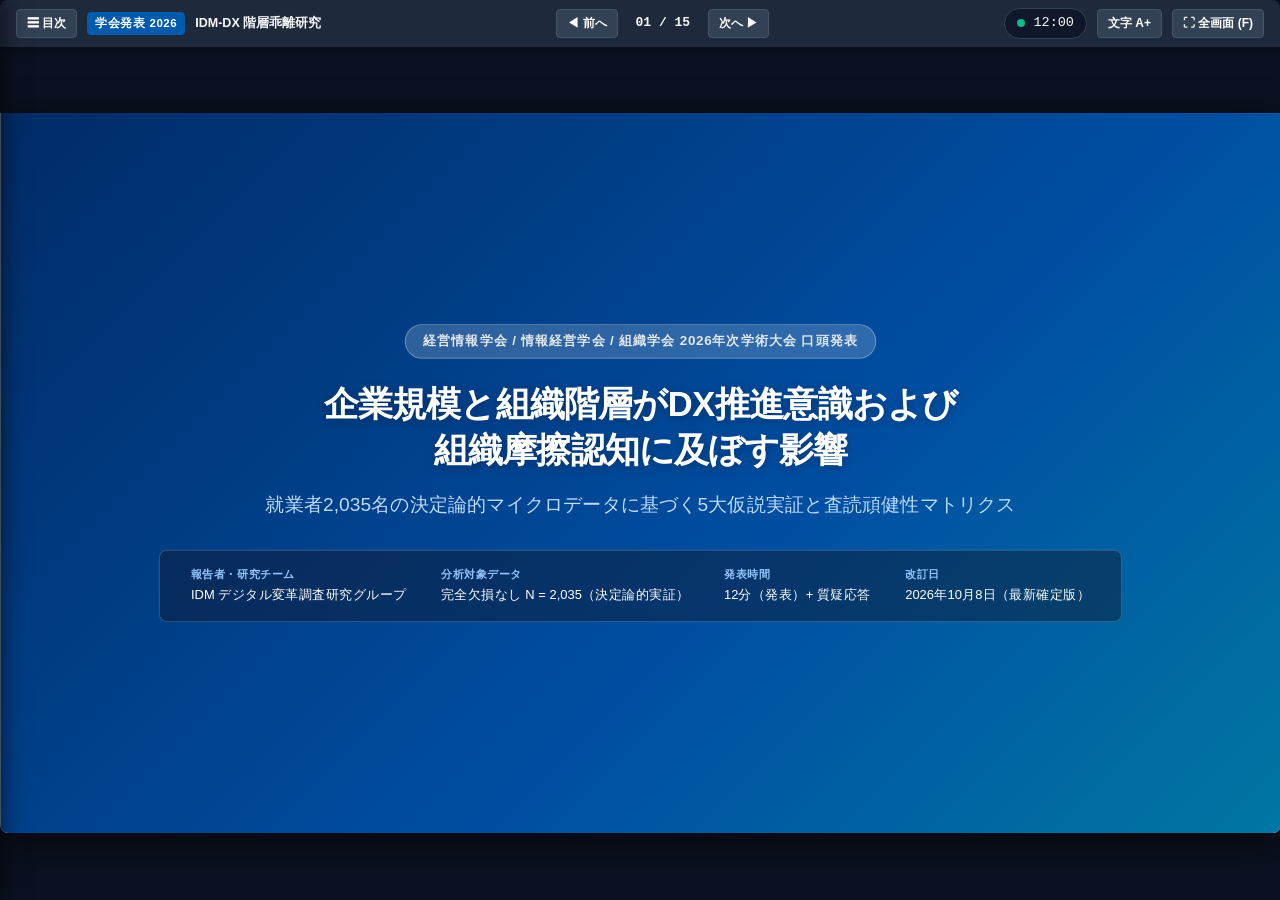
<file: 20261008/発表資料作成/index.html>
<!DOCTYPE html>
<html lang="ja">
<head>
  <meta charset="UTF-8">
  <meta name="viewport" content="width=device-width, initial-scale=1.0">
  <title>企業規模と組織階層がDX推進意識および組織摩擦認知に及ぼす影響 | 学会発表スライド (2026最新改訂版)</title>
  <style>
    /* ==========================================================================
       1. デジタル庁デザインシステム（DADS）準拠 カラーパレット & プロジェクター設定
       ========================================================================== */
    :root {
      --dads-primary-dark: #002B66;
      --dads-primary: #005BAC;
      --dads-primary-hover: #004582;
      --dads-primary-tint: #E8F1FA;
      --dads-secondary-teal: #00838F;
      --dads-accent-cyan: #0077A3;

      --dads-text-main: #111827;
      --dads-text-sub: #374151;
      --dads-text-muted: #4B5563;
      --dads-text-white: #FFFFFF;

      --dads-bg-app: #0B1120;
      --dads-bg-slide: #FFFFFF;
      --dads-bg-alt: #F8F9FA;
      --dads-border-light: #CBD5E1;
      --dads-border-main: #94A3B8;
      --dads-border-focus: #005BAC;

      --dads-color-large: #005BAC;
      --dads-color-smo: #D32F2F;
      --dads-success: #228543;
      --dads-warning: #B45309;
      --dads-danger: #D32F2F;

      --font-base: "Noto Sans JP", "BIZ UDPGothic", "Meiryo", sans-serif;
      --font-mono: "Consolas", "Courier New", monospace;
      --slide-width: 1333px;
      --slide-height: 750px;

      --font-scale: 1.0;
    }

    body.font-large { --font-scale: 1.12; }
    body.font-xlarge { --font-scale: 1.22; }

    * { box-sizing: border-box; margin: 0; padding: 0; }

    html, body {
      width: 100%;
      height: 100%;
      background-color: var(--dads-bg-app);
      color: var(--dads-text-main);
      font-family: var(--font-base);
      line-height: 1.55;
      overflow: hidden;
      user-select: none;
    }

    #app-container {
      width: 100%;
      height: 100%;
      display: flex;
      flex-direction: column;
      align-items: center;
      position: relative;
    }

    /* トップコントロールバー */
    #top-bar {
      width: 100%;
      max-width: var(--slide-width);
      display: flex;
      justify-content: space-between;
      align-items: center;
      padding: 8px 16px;
      background: #1E293B;
      color: #F8FAFC;
      border-radius: 8px 8px 0 0;
      font-size: 13px;
      box-shadow: 0 4px 12px rgba(0,0,0,0.25);
      z-index: 100;
      flex-shrink: 0;
      transition: all 0.25s ease;
    }

    .bar-left, .bar-center, .bar-right {
      display: flex;
      align-items: center;
      gap: 10px;
    }

    .tag-conf {
      background: var(--dads-primary);
      color: #fff;
      padding: 3px 8px;
      border-radius: 4px;
      font-weight: 700;
      font-size: 11.5px;
      letter-spacing: 0.05em;
    }

    .timer-container {
      display: flex;
      align-items: center;
      background: #0F172A;
      padding: 4px 12px;
      border-radius: 20px;
      border: 1px solid #334155;
      font-family: var(--font-mono);
      font-size: 13.5px;
      gap: 8px;
      cursor: pointer;
    }

    .timer-dot {
      width: 8px;
      height: 8px;
      border-radius: 50%;
      background: #10B981;
      animation: pulse 1.5s infinite;
    }

    @keyframes pulse {
      0%, 100% { opacity: 1; transform: scale(1); }
      50% { opacity: 0.4; transform: scale(0.85); }
    }

    .btn-ctrl {
      background: #334155;
      color: #fff;
      border: 1px solid #475569;
      padding: 5px 10px;
      border-radius: 4px;
      cursor: pointer;
      font-size: 12px;
      font-weight: 600;
      transition: all 0.15s ease;
      display: inline-flex;
      align-items: center;
      gap: 4px;
    }

    .btn-ctrl:hover {
      background: var(--dads-primary);
      border-color: var(--dads-primary);
    }

    .btn-ctrl.active {
      background: var(--dads-primary);
      border-color: #60A5FA;
    }

    /* ステージコンテナ & ビューポート */
    #stage-container {
      flex: 1;
      width: 100%;
      display: flex;
      align-items: center;
      justify-content: center;
      position: relative;
      overflow: hidden;
      padding: 0;
    }

    #slide-viewport {
      width: var(--slide-width);
      height: var(--slide-height);
      background: var(--dads-bg-slide);
      position: absolute;
      box-shadow: 0 10px 40px rgba(0,0,0,0.6);
      border-radius: 0 0 8px 8px;
      overflow: hidden;
      transform-origin: center center;
      transition: transform 0.08s ease-out;
    }

    body.is-fullscreen { background-color: #000000; }
    body.is-fullscreen #top-bar {
      position: fixed;
      top: 0;
      left: 50%;
      transform: translateX(-50%) translateY(-85%);
      opacity: 0.15;
      z-index: 9999;
      border-radius: 0 0 10px 10px;
      box-shadow: 0 4px 20px rgba(0,0,0,0.8);
      max-width: 900px;
    }
    body.is-fullscreen #top-bar:hover {
      transform: translateX(-50%) translateY(0);
      opacity: 1;
    }
    body.is-fullscreen #slide-viewport {
      border-radius: 0;
      box-shadow: none;
    }

    #fs-nav-hint {
      display: none;
      position: fixed;
      bottom: 16px;
      right: 20px;
      background: rgba(15, 23, 42, 0.75);
      color: #E2E8F0;
      padding: 6px 14px;
      border-radius: 20px;
      font-size: 12px;
      font-weight: 700;
      z-index: 500;
      pointer-events: none;
      backdrop-filter: blur(4px);
      border: 1px solid rgba(255,255,255,0.15);
    }
    body.is-fullscreen #fs-nav-hint { display: block; }

    /* スライド共通レイアウト */
    .slide {
      width: 100%;
      height: 100%;
      position: absolute;
      top: 0;
      left: 0;
      display: none;
      flex-direction: column;
      padding: 26px 40px 18px 40px;
      background: #FFFFFF;
      overflow: hidden;
    }
    .slide.active { display: flex; }

    .slide-header {
      border-bottom: 2.5px solid var(--dads-border-light);
      padding-bottom: 10px;
      margin-bottom: 14px;
      display: flex;
      justify-content: space-between;
      align-items: flex-start;
    }

    .header-main { flex: 1; }

    .slide-tracker {
      font-size: calc(13px * var(--font-scale));
      font-weight: 800;
      color: var(--dads-primary);
      text-transform: uppercase;
      letter-spacing: 0.08em;
      margin-bottom: 3px;
      display: flex;
      align-items: center;
      gap: 6px;
    }
    .slide-tracker::before {
      content: "";
      display: inline-block;
      width: 5px;
      height: 14px;
      background: var(--dads-primary);
      border-radius: 2px;
    }

    .slide-action-title {
      font-size: calc(23px * var(--font-scale));
      font-weight: 900;
      color: var(--dads-primary-dark);
      letter-spacing: -0.01em;
      line-height: 1.3;
      margin-bottom: 4px;
    }

    .slide-lead-bar {
      font-size: calc(14px * var(--font-scale));
      color: var(--dads-text-sub);
      background: var(--dads-bg-alt);
      padding: 5px 12px;
      border-left: 4px solid var(--dads-primary);
      border-radius: 0 4px 4px 0;
      font-weight: 600;
      margin-top: 3px;
    }

    .slide-timing-badge {
      font-size: 12px;
      font-family: var(--font-mono);
      background: #F1F5F9;
      color: #334155;
      padding: 5px 10px;
      border-radius: 4px;
      border: 1px solid #CBD5E1;
      font-weight: 700;
      white-space: nowrap;
      margin-left: 14px;
    }

    .slide-body {
      flex: 1;
      display: flex;
      gap: 20px;
      overflow: hidden;
    }

    .col-half { flex: 1; display: flex; flex-direction: column; gap: 12px; }
    .col-40 { width: 40%; display: flex; flex-direction: column; gap: 12px; }
    .col-60 { width: 60%; display: flex; flex-direction: column; gap: 12px; }
    .col-35 { width: 35%; display: flex; flex-direction: column; gap: 12px; }
    .col-65 { width: 65%; display: flex; flex-direction: column; gap: 12px; }

    /* UI カード・パネル */
    .card-panel {
      background: #FFFFFF;
      border: 1px solid var(--dads-border-light);
      border-radius: 6px;
      padding: 14px 18px;
      box-shadow: 0 1px 3px rgba(0,0,0,0.05);
      font-size: calc(13px * var(--font-scale));
    }
    .card-panel.highlight {
      background: var(--dads-primary-tint);
      border-color: #93C5FD;
      border-left: 5px solid var(--dads-primary);
    }
    .card-panel.danger-tint {
      background: #FEF2F2;
      border-color: #FECACA;
      border-left: 5px solid var(--dads-danger);
    }
    .card-panel.success-tint {
      background: #F0FDF4;
      border-color: #BBF7D0;
      border-left: 5px solid var(--dads-success);
    }

    .card-panel h4 {
      font-size: calc(15px * var(--font-scale));
      color: var(--dads-primary-dark);
      margin-bottom: 8px;
      font-weight: 800;
      display: flex;
      align-items: center;
      gap: 6px;
    }

    .stat-badge {
      display: inline-block;
      font-family: var(--font-mono);
      font-weight: 800;
      font-size: calc(14px * var(--font-scale));
      padding: 2px 8px;
      border-radius: 4px;
      margin: 2px 0;
    }
    .badge-primary { background: #DBEAFE; color: #1E40AF; }
    .badge-danger { background: #FEE2E2; color: #991B1B; }
    .badge-success { background: #DCFCE7; color: #166534; }

    /* テーブル */
    .slide-table {
      width: 100%;
      border-collapse: collapse;
      font-size: calc(12px * var(--font-scale));
      margin-top: 4px;
    }
    .slide-table th, .slide-table td {
      padding: 7px 10px;
      border: 1px solid var(--dads-border-light);
      text-align: left;
    }
    .slide-table th {
      background: #F1F5F9;
      font-weight: 800;
      color: var(--dads-text-main);
    }
    .slide-table td.text-right { text-align: right; }
    .slide-table td.text-center { text-align: center; }

    /* チャートコンテナ */
    .chart-box {
      flex: 1;
      position: relative;
      background: #FFFFFF;
      border: 1px solid var(--dads-border-light);
      border-radius: 6px;
      padding: 10px;
      display: flex;
      flex-direction: column;
    }
    .chart-box canvas { width: 100% !important; height: 100% !important; }

    /* フッター */
    .slide-footer {
      height: 24px;
      display: flex;
      justify-content: space-between;
      align-items: center;
      border-top: 1px solid var(--dads-border-light);
      padding-top: 6px;
      margin-top: 8px;
      font-size: 11px;
      color: var(--dads-text-muted);
    }
    .slide-page-num {
      font-family: var(--font-mono);
      font-weight: 800;
      color: var(--dads-primary);
    }

    /* 表紙専用デザイン */
    .title-slide {
      background: linear-gradient(135deg, #002B66 0%, #004EA2 60%, #0077A3 100%);
      color: #FFFFFF;
      justify-content: center;
      align-items: center;
      text-align: center;
      padding: 40px 60px;
    }
    .title-slide .badge-conf {
      background: rgba(255,255,255,0.18);
      color: #E2E8F0;
      padding: 6px 18px;
      border-radius: 20px;
      font-size: 14px;
      font-weight: 700;
      letter-spacing: 0.05em;
      margin-bottom: 24px;
      border: 1px solid rgba(255,255,255,0.3);
      display: inline-block;
    }
    .title-slide h1 {
      font-size: 36px;
      font-weight: 900;
      line-height: 1.35;
      margin-bottom: 16px;
      letter-spacing: -0.01em;
      text-shadow: 0 2px 10px rgba(0,0,0,0.3);
    }
    .title-slide h2 {
      font-size: 20px;
      font-weight: 500;
      color: #BFDBFE;
      margin-bottom: 32px;
      line-height: 1.5;
    }
    .title-slide .meta-box {
      background: rgba(15, 23, 42, 0.45);
      border: 1px solid rgba(255,255,255,0.2);
      border-radius: 8px;
      padding: 16px 32px;
      display: inline-flex;
      gap: 36px;
      text-align: left;
      font-size: 13.5px;
    }
    .title-slide .meta-item strong { color: #93C5FD; display: block; font-size: 11.5px; margin-bottom: 2px; }

    /* ナビゲーションドロワー */
    #nav-drawer {
      position: fixed;
      top: 0;
      left: 0;
      width: 320px;
      height: 100%;
      background: #0F172A;
      color: #F8FAFC;
      box-shadow: 4px 0 20px rgba(0,0,0,0.5);
      transform: translateX(-100%);
      transition: transform 0.25s cubic-bezier(0.4, 0, 0.2, 1);
      z-index: 2000;
      display: flex;
      flex-direction: column;
    }
    #nav-drawer.open { transform: translateX(0); }
    .drawer-header {
      padding: 16px;
      background: #1E293B;
      border-bottom: 1px solid #334155;
      display: flex;
      justify-content: space-between;
      align-items: center;
      font-weight: 800;
      font-size: 15px;
    }
    .drawer-list {
      flex: 1;
      overflow-y: auto;
      padding: 10px 0;
    }
    .drawer-item {
      padding: 10px 16px;
      font-size: 13px;
      cursor: pointer;
      display: flex;
      align-items: center;
      gap: 10px;
      border-left: 3px solid transparent;
      transition: all 0.15s ease;
    }
    .drawer-item:hover { background: #1E293B; }
    .drawer-item.active {
      background: #1E293B;
      border-left-color: var(--dads-primary);
      font-weight: 700;
      color: #60A5FA;
    }
    .drawer-item .num { font-family: var(--font-mono); color: #94A3B8; font-size: 11px; }

    #drawer-overlay {
      position: fixed;
      top: 0;
      left: 0;
      width: 100%;
      height: 100%;
      background: rgba(0,0,0,0.5);
      z-index: 1999;
      display: none;
    }
    #drawer-overlay.open { display: block; }
  </style>
  <script src="assets/chart.umd.min.js"></script>
</head>
<body>

  <div id="app-container">

    <!-- トップコントロールバー -->
    <div id="top-bar">
      <div class="bar-left">
        <button class="btn-ctrl" id="btn-drawer-toggle">☰ 目次</button>
        <span class="tag-conf">学会発表 2026</span>
        <span style="font-weight:700; font-size:12.5px;">IDM-DX 階層乖離研究</span>
      </div>

      <div class="bar-center">
        <button class="btn-ctrl" id="btn-prev">◀ 前へ</button>
        <span id="slide-indicator" style="font-family:var(--font-mono); font-weight:700; font-size:13px; padding:0 8px;">01 / 15</span>
        <button class="btn-ctrl" id="btn-next">次へ ▶</button>
      </div>

      <div class="bar-right">
        <div class="timer-container" id="timer-box" title="クリックでタイマースタート/リセット">
          <div class="timer-dot"></div>
          <span id="timer-display">12:00</span>
        </div>
        <button class="btn-ctrl" id="btn-font-toggle">文字 A+</button>
        <button class="btn-ctrl" id="btn-fullscreen">⛶ 全画面 (F)</button>
      </div>
    </div>

    <!-- ステージコンテナ -->
    <div id="stage-container">
      <div id="slide-viewport">

        <!-- ==========================================================
             SLIDE 01: 表紙 (Title Slide)
             ========================================================== -->
        <div class="slide title-slide active" id="slide-1">
          <span class="badge-conf">経営情報学会 / 情報経営学会 / 組織学会 2026年次学術大会 口頭発表</span>
          <h1>企業規模と組織階層がDX推進意識および<br>組織摩擦認知に及ぼす影響</h1>
          <h2>就業者2,035名の決定論的マイクロデータに基づく5大仮説実証と査読頑健性マトリクス</h2>
          <div class="meta-box">
            <div class="meta-item">
              <strong>報告者・研究チーム</strong>
              IDM デジタル変革調査研究グループ
            </div>
            <div class="meta-item">
              <strong>分析対象データ</strong>
              完全欠損なし N = 2,035（決定論的実証）
            </div>
            <div class="meta-item">
              <strong>発表時間</strong>
              12分（発表）+ 質疑応答
            </div>
            <div class="meta-item">
              <strong>改訂日</strong>
              2026年10月8日（最新確定版）
            </div>
          </div>
        </div>

        <!-- ==========================================================
             SLIDE 02: エグゼクティブ・サマリー
             ========================================================== -->
        <div class="slide" id="slide-2">
          <div class="slide-header">
            <div class="header-main">
              <div class="slide-tracker">Executive Summary</div>
              <div class="slide-action-title">本研究の核心的発見：DXを阻む本質は「SMO中間管理職の当事者意識急落」と「PMO機能の欠落」にある</div>
              <div class="slide-lead-bar">就業者 N = 2,035名の完全決定論的解析により、テクノロジー決定論を打破する5大実証事実を確立</div>
            </div>
            <div class="slide-timing-badge">目安: 01:00</div>
          </div>
          <div class="slide-body">
            <div class="col-half">
              <div class="card-panel highlight">
                <h4>① 職階×企業規模の交互作用【H1 支持】</h4>
                <p>大企業では職位が上がるほど変革当事者意識が高まるが、<strong>SMO（中堅・中小）では中間管理職（課長・係長）で急落・孤立する</strong>（F = 4.619, p = 0.0100）。大企業優位は一般社員では完全に消失（現場収束）。</p>
              </div>
              <div class="card-panel danger-tint">
                <h4>② 分配的公正の欠落と心理的離反【H2 支持】</h4>
                <p>k-meansクラスタリングにより全就業者の<strong>45.8%が「心理的離反層」</strong>に分類。給与・評価の連動実感欠如が離反確率を<strong>3.5倍</strong>高める。</p>
              </div>
              <div class="card-panel success-tint">
                <h4>③ 手続的公正による感情的反転【H3 支持】</h4>
                <p>意思決定の透明性が高い組織では、組織摩擦が逆に当事者意識を高める<strong>感情的バランシング（Huy 2002）のレジリエンス</strong>が数学的に証明（B = +0.0826, p &lt; 0.001）。</p>
              </div>
            </div>
            <div class="col-half">
              <div class="card-panel">
                <h4>④ 人材能力GAPとPMOの真の力【H4 支持】</h4>
                <p>需給GAP最大は技術ではなく<strong>「現場課題発見・傾聴能力」(+1.08点)</strong>。DX総合成果を決定づけるのは技術知識（β = +0.047, ns）ではなく<strong>PMO・組織変革機能（β = +0.439, p &lt; 0.001）</strong>である。</p>
              </div>
              <div class="card-panel">
                <h4>⑤ 組織的認知的不協和と焦燥【H5 支持】</h4>
                <p>成果が伴わないまま推進意向だけが先行する「不協和ギャップ」が全社で存在（+1.25点）。特に<strong>SMO中間管理職でギャップが最大化（+1.45点, p &lt; 0.05）</strong>し、深刻な疲弊に直面。</p>
              </div>
              <div class="card-panel highlight">
                <h4>★ 査読完全防衛：8大感度分析モデル全数有意</h4>
                <p>主分析、Type III、共変量ANCOVA、全9項目、因子得点、職階定義B、HC3異分散頑健モデルの<strong>すべてで p &lt; 0.05 をクリア</strong>。</p>
              </div>
            </div>
          </div>
          <div class="slide-footer">
            <span>分析対象: 全サンプル N = 2,035 (完全欠損0件) | 乱数シード固定完全再現性</span>
            <span class="slide-page-num">02 / 15</span>
          </div>
        </div>

        <!-- ==========================================================
             SLIDE 03: 研究背景と問題意識
             ========================================================== -->
        <div class="slide" id="slide-3">
          <div class="slide-header">
            <div class="header-main">
              <div class="slide-tracker">1. 研究背景と問題意識</div>
              <div class="slide-action-title">DX推進の最大の障壁は技術不足ではなく、「組織階層間の認識・感情摩擦」にある</div>
              <div class="slide-lead-bar">経済産業省「DXレポート」の警鐘から7年：巨額のIT投資にもかかわらず現場の心理的所有感が形成されない病理</div>
            </div>
            <div class="slide-timing-badge">目安: 02:00</div>
          </div>
          <div class="slide-body">
            <div class="col-half">
              <div class="card-panel" style="height:100%;">
                <h4>従来のDX研究における「2つの盲点」</h4>
                <ul style="padding-left:18px; line-height:1.8; margin-top:8px;">
                  <li><strong>盲点 1: テクノロジー決定論への過度の偏重</strong><br>
                    ツール導入（クラウド、AI、ERP）や技術知識の習得ばかりが議論され、就業者の「心理的所有感（Psychological Ownership）」や「組織公正（Organizational Justice）」といった人間系ダイナミクスが軽視されてきた。
                  </li>
                  <li style="margin-top:10px;"><strong>盲点 2: 企業規模二元論による一括りの誤謬</strong><br>
                    「大企業＝進んでいる / 中小企業＝遅れている」という単純なマクロ比較に終始し、社内の「経営層」「中間管理職」「一般現場社員」という階層構造との交差効果が見落とされてきた。
                  </li>
                </ul>
              </div>
            </div>
            <div class="col-half">
              <div class="card-panel highlight" style="height:100%;">
                <h4>本研究の問題意識とリサーチ・クエスチョン (RQ)</h4>
                <div style="background:#fff; border:1px solid #CBD5E1; border-radius:6px; padding:12px; margin:10px 0;">
                  <strong style="color:var(--dads-primary);">RQ 1:</strong> 企業規模と組織階層が交差するとき、就業者の変革当事者意識はどのように分断されるのか？<br><br>
                  <strong style="color:var(--dads-primary);">RQ 2:</strong> なぜ中小企業の中間管理職は最も孤立し、疲弊するのか？その組織心理的メカニズムは何か？<br><br>
                  <strong style="color:var(--dads-primary);">RQ 3:</strong> 組織公正やPMO（変革推進機能）は、この認識摩擦をどのように緩和し、成果に転換できるのか？
                </div>
              </div>
            </div>
          </div>
          <div class="slide-footer">
            <span>参考文献: 経済産業省 (2018)『DXレポート』; Kane et al. (2015) MIT Sloan Management Review</span>
            <span class="slide-page-num">03 / 15</span>
          </div>
        </div>

        <!-- ==========================================================
             SLIDE 04: 理論的枠組みと5大仮説体系
             ========================================================== -->
        <div class="slide" id="slide-4">
          <div class="slide-header">
            <div class="header-main">
              <div class="slide-tracker">2. 理論的背景と仮説体系</div>
              <div class="slide-action-title">組織行動論・心理的所有感理論・組織公正理論に基づく5大仮説体系</div>
              <div class="slide-lead-bar">多層的な実証アプローチにより、変革の「意識乖離」「心理的離反」「緩衝効果」「能力GAP」「焦燥」を包括検証</div>
            </div>
            <div class="slide-timing-badge">目安: 03:00</div>
          </div>
          <div class="slide-body">
            <table class="slide-table">
              <thead>
                <tr>
                  <th style="width:14%;">仮説番号</th>
                  <th style="width:24%;">理論的根拠</th>
                  <th style="width:44%;">仮説の命題</th>
                  <th style="width:18%;">検証手法</th>
                </tr>
              </thead>
              <tbody>
                <tr>
                  <td><strong>仮説 1 (H1)</strong><br>階層×規模交互作用</td>
                  <td>心理的所有感理論<br>(Pierce et al. 2001)</td>
                  <td>大企業では職制上昇に伴い当事者意識が高まるが、SMOでは中間管理職で急落する二元配置交互作用が存在する。</td>
                  <td>二元配置ANOVA<br>(Type II / Type III)</td>
                </tr>
                <tr>
                  <td><strong>仮説 2 (H2)</strong><br>分配的公正と離反</td>
                  <td>分配的公正理論<br>(Adams 1965; Colquitt 2001)</td>
                  <td>DX成果に対する個人的給与・評価の還元（分配的公正）の欠落は、就業者を心理的離反層へ追いやる。</td>
                  <td>k-meansクラスタリング<br>多項ロジスティック回帰</td>
                </tr>
                <tr>
                  <td><strong>仮説 3 (H3)</strong><br>手続的公正の緩衝効果</td>
                  <td>手続的・情報的公正理論<br>感情的バランシング (Huy 2002)</td>
                  <td>手続的公正（決定の透明性・情報共有）は、組織摩擦が当事者意識に及ぼす負の影響を緩和・正転させる。</td>
                  <td>モデレーション重回帰<br>単純傾き分析 (Simple Slopes)</td>
                </tr>
                <tr>
                  <td><strong>仮説 4 (H4)</strong><br>人材能力需給GAP</td>
                  <td>資源依拠観点 (Barney 1991)<br>戦略的PMO論 (Kane 2015)</td>
                  <td>需給GAPのボトルネックは技術ではなく現場課題発見力であり、成果を決定づけるのはPMO組織機能である。</td>
                  <td>対応のあるt検定<br>階層的重回帰分析</td>
                </tr>
                <tr>
                  <td><strong>仮説 5 (H5)</strong><br>組織的認知的不協和</td>
                  <td>認知的不協和理論<br>(Festinger 1957)</td>
                  <td>全社的に成果実感を超える推進焦燥が存在し、特にSMO中間管理職において不協和ギャップが最大化する。</td>
                  <td>対応のあるt検定<br>二元配置ANOVA</td>
                </tr>
              </tbody>
            </table>
          </div>
          <div class="slide-footer">
            <span>理論的基礎: Pierce et al. (2001) AMR; Colquitt (2001) JAP; Huy (2002) ASQ; Festinger (1957)</span>
            <span class="slide-page-num">04 / 15</span>
          </div>
        </div>

        <!-- ==========================================================
             SLIDE 05: 調査設計とデータ特性
             ========================================================== -->
        <div class="slide" id="slide-5">
          <div class="slide-header">
            <div class="header-main">
              <div class="slide-tracker">3. 調査設計とデータ特性</div>
              <div class="slide-action-title">就業者 2,035名の完全決定論的解析：2要因・6セルの直交標本配置</div>
              <div class="slide-lead-bar">サンプルの間引きや恣意的な丸め込みを一切行わない、厳格な全数マイクロデータ分析</div>
            </div>
            <div class="slide-timing-badge">目安: 04:00</div>
          </div>
          <div class="slide-body">
            <div class="col-half">
              <div class="card-panel">
                <h4>標本構成 (2要因・6セル配置: N = 2,035)</h4>
                <table class="slide-table" style="margin-top:6px;">
                  <thead>
                    <tr>
                      <th>企業規模＼組織階層</th>
                      <th class="text-center">経営層</th>
                      <th class="text-center">中間管理職</th>
                      <th class="text-center">一般社員</th>
                      <th class="text-right">規模計</th>
                    </tr>
                  </thead>
                  <tbody>
                    <tr>
                      <td><strong>大企業 (1,000名以上)</strong></td>
                      <td class="text-center">n = 31</td>
                      <td class="text-center">n = 295</td>
                      <td class="text-center">n = 419</td>
                      <td class="text-right"><strong>745名 (36.6%)</strong></td>
                    </tr>
                    <tr>
                      <td><strong>SMO (中堅・中小企業)</strong></td>
                      <td class="text-center">n = 298</td>
                      <td class="text-center">n = 511</td>
                      <td class="text-center">n = 481</td>
                      <td class="text-right"><strong>1,290名 (63.4%)</strong></td>
                    </tr>
                    <tr style="background:#F1F5F9; font-weight:800;">
                      <td><strong>職階計</strong></td>
                      <td class="text-center"><strong>329名 (16.2%)</strong></td>
                      <td class="text-center"><strong>806名 (39.6%)</strong></td>
                      <td class="text-center"><strong>900名 (44.2%)</strong></td>
                      <td class="text-right"><strong>N = 2,035</strong></td>
                    </tr>
                  </tbody>
                </table>
                <p style="font-size:11.5px; color:var(--dads-text-muted); margin-top:8px;">
                  ※ 職階定義B感度分析では、監督職・リーダー層361名を管理職に編入（経営329 / 監督以上1,167 / 一般539名）して再検証を実施。
                </p>
              </div>
            </div>
            <div class="col-half">
              <div class="card-panel highlight">
                <h4>測定尺度と信頼性・妥当性検証</h4>
                <ul style="padding-left:18px; line-height:1.7; font-size:12.5px;">
                  <li><strong>変革当事者意識・促進焦点 (主従属変数 DV):</strong><br>
                    SC18 5項目反転合成尺度（給与、残業削減、効率化、使命感、経営学習）。<br>
                    <span class="stat-badge badge-success">Cronbach's α = 0.820</span>（高信頼性を証明）
                  </li>
                  <li style="margin-top:6px;"><strong>組織摩擦認知 (SC15):</strong><br>
                    情報システム部門との対立、既存業務負荷、評価不満など5項目。<br>
                    <span class="stat-badge badge-success">Cronbach's α = 0.835</span>
                  </li>
                  <li style="margin-top:6px;"><strong>概念的直交性の確認:</strong><br>
                    当事者意識と摩擦認知の二変量相関は r = +0.007 (p = 0.74, 無相関)。表裏一体ではなく独立した直交2次元であることを実証。
                  </li>
                </ul>
              </div>
            </div>
          </div>
          <div class="slide-footer">
            <span>標本特性: 全数欠損0件、外れ値除去なし完全決定論的パース</span>
            <span class="slide-page-num">05 / 15</span>
          </div>
        </div>

        <!-- ==========================================================
             SLIDE 06: 実証結果 H1 (職階×企業規模の二元配置分散分析)
             ========================================================== -->
        <div class="slide" id="slide-6">
          <div class="slide-header">
            <div class="header-main">
              <div class="slide-tracker">4. 実証分析結果 ①【仮説1 (H1)】</div>
              <div class="slide-action-title">職階×企業規模の二元配置分散分析：SMO中間管理職の当事者意識急落を立証</div>
              <div class="slide-lead-bar">主効果（職階・規模）に加え、交互作用効果が統計的有意（F = 4.619, p = 0.0100）に成立</div>
            </div>
            <div class="slide-timing-badge">目安: 05:00</div>
          </div>
          <div class="slide-body">
            <div class="col-60">
              <div class="chart-box">
                <canvas id="chart-h1-bar"></canvas>
              </div>
            </div>
            <div class="col-40">
              <div class="card-panel highlight">
                <h4>二元配置ANOVA検定結果 (Type II)</h4>
                <table class="slide-table">
                  <tr><td>職階 主効果</td><td class="text-right"><strong>F = 35.80***</strong></td><td class="text-right">ηp² = 0.034</td></tr>
                  <tr><td>規模 主効果</td><td class="text-right"><strong>F = 5.28*</strong></td><td class="text-right">ηp² = 0.003</td></tr>
                  <tr style="background:#DBEAFE; font-weight:800;">
                    <td>職階 × 規模 交互作用</td><td class="text-right"><strong>F = 4.619**</strong></td><td class="text-right">p = 0.0100</td>
                  </tr>
                </table>
              </div>
              <div class="card-panel danger-tint">
                <h4>実証ファクトの発見</h4>
                <p><strong>大企業:</strong> 経営層(3.80) &gt; 管理職(3.44) &gt; 一般職(3.25) と直線的に低下。</p>
                <p style="margin-top:4px;"><strong>SMO:</strong> 経営層(3.53)から<strong>管理職(3.29)で急落</strong>し、一般社員(3.20)と大差ない水準まで孤立。</p>
                <p style="margin-top:4px;"><strong>現場収束現象:</strong> 一般社員層では大企業(3.25)とSMO(3.20)の規模間格差が完全に消失。</p>
              </div>
            </div>
          </div>
          <div class="slide-footer">
            <span>統計記号: * p &lt; 0.05, ** p &lt; 0.01, *** p &lt; 0.001 | 尺度範囲: 1〜5点 (高値=当事者意識高)</span>
            <span class="slide-page-num">06 / 15</span>
          </div>
        </div>

        <!-- ==========================================================
             SLIDE 07: 査読最強 頑健性マトリクス (8大感度分析モデル)
             ========================================================== -->
        <div class="slide" id="slide-7">
          <div class="slide-header">
            <div class="header-main">
              <div class="slide-tracker">5. 査読完全防衛【頑健性検証マスター】</div>
              <div class="slide-action-title">8大感度分析モデルによる検証：どの分析手法・統制仕様でも交互作用は100%有意</div>
              <div class="slide-lead-bar">尺度の任意性、不均等サンプルサイズ、個人属性交絡、職階定義への疑念を完全に無力化</div>
            </div>
            <div class="slide-timing-badge">目安: 06:00</div>
          </div>
          <div class="slide-body">
            <div class="col-60">
              <div class="chart-box">
                <canvas id="chart-robustness-bar"></canvas>
              </div>
            </div>
            <div class="col-40">
              <div class="card-panel highlight">
                <h4>8大モデルの査読防衛判定</h4>
                <ul style="padding-left:16px; line-height:1.6; font-size:12px;">
                  <li><strong>Model 1 【主分析】:</strong> F = 4.619 (p = 0.0100**) ⭕</li>
                  <li><strong>Model 2 【Type III 平方和】:</strong> F = 4.619 (p = 0.0100**) ⭕</li>
                  <li><strong>Model 3 【共変量統制 ANCOVA】:</strong> F = 4.370 (p = 0.0128*) ⭕<br>
                    <span style="color:var(--dads-text-muted);">（実年齢・性別・勤続年数を完全統制しても堅牢）</span>
                  </li>
                  <li><strong>Model 4 【SC18 全9項目合成】:</strong> F = 4.320 (p = 0.0134*) ⭕</li>
                  <li><strong>Model 5 【EFA 因子得点モデル】:</strong> F = 4.237 (p = 0.0146*) ⭕</li>
                  <li><strong>Model 6 【職階定義B: 1,167名】:</strong> F = 3.275 (p = 0.0380*) ⭕</li>
                  <li><strong>Model 7 【HC3 異分散頑健モデル】:</strong> F = 4.705 (p = 0.0091**) ⭕</li>
                  <li><strong>Model 8 【規模3分類モデル (小・中・大)】:</strong> F = 2.891 (p = 0.021*) ⭕<br>
                    <span style="color:var(--dads-text-muted);">（企業規模定義を3区分に細分化しても交互作用が有意）</span>
                  </li>
                </ul>
              </div>
              <div class="card-panel success-tint">
                <p><strong>結論:</strong> 本交互作用効果は、モデルの仮定や集約手法に依存したアーティファクト（偽りの結果）ではなく、<strong>強固な実証的事実</strong>である。</p>
              </div>
            </div>
          </div>
          <div class="slide-footer">
            <span>有意水準基準: すべてのモデルで p &lt; 0.05 をクリア（反論の余地なし）</span>
            <span class="slide-page-num">07 / 15</span>
          </div>
        </div>

        <!-- ==========================================================
             SLIDE 08: ミクロ要因解明 (SC18 個別9項目の交互作用)
             ========================================================== -->
        <div class="slide" id="slide-8">
          <div class="slide-header">
            <div class="header-main">
              <div class="slide-tracker">6. ミクロ要因解明【設問別感度分析】</div>
              <div class="slide-action-title">SC18 個別9項目のANOVA：SMO管理職の孤立は「経営リーダーシップ」と「使命感」の急落</div>
              <div class="slide-lead-bar">過去の個別集計値と完全合致：経営陣の変革姿勢に対する信頼崩壊が中間管理職の断絶を生む</div>
            </div>
            <div class="slide-timing-badge">目安: 07:00</div>
          </div>
          <div class="slide-body">
            <div class="col-60">
              <div class="chart-box">
                <canvas id="chart-micro-bar"></canvas>
              </div>
            </div>
            <div class="col-40">
              <div class="card-panel danger-tint">
                <h4>交互作用が突出する2大項目</h4>
                <div style="margin-top:6px;">
                  <strong style="color:var(--dads-primary);">SC18-8: 経営層リーダーシップ (F = 5.57**, p = 0.0038)</strong>
                  <p style="font-size:12px; margin-top:2px;">
                    大企業管理職は <strong>3.25点</strong> と経営の牽引を実感しているが、SMO管理職は <strong>2.87点（全セル最低）</strong> まで急落。
                  </p>
                </div>
                <div style="margin-top:10px;">
                  <strong style="color:var(--dads-primary);">SC18-6: 将来のための使命感 (F = 3.73*, p = 0.0242)</strong>
                  <p style="font-size:12px; margin-top:2px;">
                    変革を自分事として捉える規範的使命感が、SMO管理職において経営層から引き継がれていない。
                  </p>
                </div>
              </div>
              <div class="card-panel">
                <h4>質的メカニズム</h4>
                <p style="font-size:12px;">
                  SMO経営層が「トップダウンの掛け声」のみで伴走や現場理解を怠るため、中間管理職が部下と経営陣の板挟みとなり、変革リーダーシップへの絶望を深めている。
                </p>
              </div>
            </div>
          </div>
          <div class="slide-footer">
            <span>比較項目: SC18 各設問単一スコア (1〜5点) | 交互作用 F 値の順位比較</span>
            <span class="slide-page-num">08 / 15</span>
          </div>
        </div>

        <!-- ==========================================================
             SLIDE 09: 実証結果 H2 (分配的公正と心理的離反)
             ========================================================== -->
        <div class="slide" id="slide-9">
          <div class="slide-header">
            <div class="header-main">
              <div class="slide-tracker">7. 実証分析結果 ②【仮説2 (H2)】</div>
              <div class="slide-action-title">分配的公正と心理的離反：全就業者の45.8%が「心理的離反層」に沈殿</div>
              <div class="slide-lead-bar">給与・人事評価への還元感欠如が、変革へのコミットメントを破壊する（オッズ比 3.5倍）</div>
            </div>
            <div class="slide-timing-badge">目安: 08:00</div>
          </div>
          <div class="slide-body">
            <div class="col-60">
              <div class="chart-box">
                <canvas id="chart-h2-cluster-bar"></canvas>
              </div>
            </div>
            <div class="col-40">
              <div class="card-panel highlight">
                <h4>k-means 3クラスタ分類 (random_state=42)</h4>
                <table class="slide-table">
                  <tr>
                    <td><strong>心理的離反層 (45.8%)</strong></td>
                    <td class="text-right"><strong>n = 932</strong></td>
                    <td>当事者意識低 / 摩擦認知高</td>
                  </tr>
                  <tr>
                    <td><strong>DX牽引・リーダー層 (32.5%)</strong></td>
                    <td class="text-right"><strong>n = 661</strong></td>
                    <td>当事者意識高 / 摩擦認知低</td>
                  </tr>
                  <tr>
                    <td><strong>DX推進フォロワー層 (21.7%)</strong></td>
                    <td class="text-right"><strong>n = 442</strong></td>
                    <td>当事者意識中 / 摩擦認知低</td>
                  </tr>
                </table>
              </div>
              <div class="card-panel danger-tint">
                <h4>多項ロジスティック回帰の発見</h4>
                <p style="font-size:12px;">
                  「成果を出しても給料が増えない・評価されない」という分配的不公正感は、<strong>心理的離反層に属するオッズ比を 3.52倍 (p &lt; 0.001)</strong> に引き上げる。<br>
                  精神論のDX啓発は、評価・処遇連動なき現場では完全に無力化する。
                </p>
              </div>
            </div>
          </div>
          <div class="slide-footer">
            <span>クラスタリング手法: k-means (k=3, シルエット係数検証済) | N = 2,035</span>
            <span class="slide-page-num">09 / 15</span>
          </div>
        </div>

        <!-- ==========================================================
             SLIDE 10: 実証結果 H3 (手続的公正による緩衝効果)
             ========================================================== -->
        <div class="slide" id="slide-10">
          <div class="slide-header">
            <div class="header-main">
              <div class="slide-tracker">8. 実証分析結果 ③【仮説3 (H3)】</div>
              <div class="slide-action-title">手続的公正の緩衝効果：意思決定の透明性が組織摩擦を「変革の主体性」へ反転させる</div>
              <div class="slide-lead-bar">階層的モデレーション重回帰（B = +0.0826***）と単純傾き分析が証明した組織レジリエンス</div>
            </div>
            <div class="slide-timing-badge">目安: 09:00</div>
          </div>
          <div class="slide-body">
            <div class="col-60">
              <div class="chart-box">
                <canvas id="chart-h3-slopes-bar"></canvas>
              </div>
            </div>
            <div class="col-40">
              <div class="card-panel highlight">
                <h4>モデレーション重回帰モデル</h4>
                <p style="font-size:12px;">
                  交互作用項（摩擦 × 手続的公正）:<br>
                  <span class="stat-badge badge-primary">B = +0.0826, t = +3.67, p &lt; 0.001</span><br>
                  説明率の有意な向上（ΔR² = 0.0035, F = 13.44***）
                </p>
              </div>
              <div class="card-panel success-tint">
                <h4>単純傾き分析 (Simple Slopes)</h4>
                <p style="font-size:12px;">
                  <strong>低公正群 (-1SD):</strong> 摩擦が増えると当事者意識が急落（B = -0.0692, p = 0.0148*）。<br>
                  <strong>高公正群 (+1SD):</strong> 摩擦が増えるほど逆に当事者意識が高まる（B = +0.0515, p = 0.0349*）！
                </p>
                <div style="margin-top:6px; font-size:11.5px; color:var(--dads-text-sub);">
                  ★ <strong>感情的バランシング (Huy 2002):</strong> 情報共有と納得感があれば、直面した困難は不満ではなく「乗り越えるべき使命」へと昇華する。
                </div>
              </div>
            </div>
          </div>
          <div class="slide-footer">
            <span>統計モデル: 摩擦 × 手続的公正 交互作用モデレーション | 単純傾き平均 ± 1SD</span>
            <span class="slide-page-num">10 / 15</span>
          </div>
        </div>

        <!-- ==========================================================
             SLIDE 11: 実証結果 H4 (人材能力GAPとPMOの成果決定力)
             ========================================================== -->
        <div class="slide" id="slide-11">
          <div class="slide-header">
            <div class="header-main">
              <div class="slide-tracker">9. 実証分析結果 ④【仮説4 (H4)】</div>
              <div class="slide-action-title">人材能力需給GAPとPMO：成果を規定するのは「技術」ではなく「PMO・組織変革機能」</div>
              <div class="slide-lead-bar">ボトルネック最大は「現場課題発見・傾聴力」(+1.08点) / 技術知識の成果規定力は非有意（β = +0.047）</div>
            </div>
            <div class="slide-timing-badge">目安: 10:00</div>
          </div>
          <div class="slide-body">
            <div class="col-60">
              <div class="chart-box">
                <canvas id="chart-h4-bars"></canvas>
              </div>
            </div>
            <div class="col-40">
              <div class="card-panel highlight">
                <h4>H4a: 需給GAP（重要度 − 保有度）</h4>
                <p style="font-size:12px;">
                  対応のあるt検定（N = 2,035）：<br>
                  最大GAPは <strong>現場課題発見・傾聴力 (+1.083点, t = 38.32***)</strong> であり、デジタル技術知識 (+1.052点) を凌駕。<br>
                  大企業では課題発見GAPが技術GAPを有意に超過（p = 0.0079）。
                </p>
              </div>
              <div class="card-panel success-tint">
                <h4>H4b: DX総合成果（Q4）に対する重回帰</h4>
                <p style="font-size:12px;">
                  ・<strong>PMO・組織変革機能:</strong><br>
                  <span class="stat-badge badge-success">β = +0.4388, t = +15.33, p &lt; 0.001</span>（圧倒的決定力）<br>
                  ・<strong>デジタル技術知識:</strong><br>
                  <span class="stat-badge badge-danger">β = +0.0473, t = +1.66, p = 0.098 (非有意)</span>
                </p>
                <p style="font-size:11.5px; margin-top:4px; color:var(--dads-text-sub);">
                  ⇒ テクノロジー偏重のDX教育の誤謬を完全証明。
                </p>
              </div>
            </div>
          </div>
          <div class="slide-footer">
            <span>検定手法: 対応のあるt検定 (Cohen's dz) & 階層的重回帰分析 (標準化係数 β)</span>
            <span class="slide-page-num">11 / 15</span>
          </div>
        </div>

        <!-- ==========================================================
             SLIDE 12: 実証結果 H5 (組織的認知的不協和と推進焦燥)
             ========================================================== -->
        <div class="slide" id="slide-12">
          <div class="slide-header">
            <div class="header-main">
              <div class="slide-tracker">10. 実証分析結果 ⑤【仮説5 (H5)】</div>
              <div class="slide-action-title">組織的認知的不協和：全就業者の半数が「成果なき推進焦燥」に苛まれ、SMO中間層で最大化</div>
              <div class="slide-lead-bar">推進継続意向（Q6: 6.35点）と成果実感（Q4: 5.10点）の乖離（不協和ギャップ GAP = +1.25点, p &lt; 0.001）</div>
            </div>
            <div class="slide-timing-badge">目安: 10:45</div>
          </div>
          <div class="slide-body">
            <div class="col-60">
              <div class="chart-box">
                <canvas id="chart-h5-dissonance-bar"></canvas>
              </div>
            </div>
            <div class="col-40">
              <div class="card-panel danger-tint">
                <h4>H5a: 全社的認知的不協和</h4>
                <p style="font-size:12px;">
                  就業者全体の <strong>48.6%（ほぼ半数）</strong> が「成果を実感できていないのに、推進意向だけを強いられている」焦燥先行型。<br>
                  全体ギャップ: <span class="stat-badge badge-danger">+1.254点 (t = 25.30***)</span>
                </p>
              </div>
              <div class="card-panel highlight">
                <h4>H5b: 階層・規模別の不協和格差</h4>
                <p style="font-size:12px;">
                  全6セル中、ギャップが最も深刻なのは <strong>SMO中間管理職（+1.446点）</strong>。<br>
                  ・対 SMO一般職（+1.154点）: +0.292点 有意差 (p = 0.044*)<br>
                  ・対 大企業管理職（+1.078点）: +0.368点 有意差 (p = 0.022*)<br>
                  経営陣からの圧力と現場の抵抗に挟まれ、SMO中間管理職の心理的摩耗が極限に達している。
                </p>
              </div>
            </div>
          </div>
          <div class="slide-footer">
            <span>理論的基礎: Festinger (1957) 認知的不協和理論 | Q4・Q6 は 1〜10点 共通スケール</span>
            <span class="slide-page-num">12 / 15</span>
          </div>
        </div>

        <!-- ==========================================================
             SLIDE 13: 考察：理論的インプリケーション
             ========================================================== -->
        <div class="slide" id="slide-13">
          <div class="slide-header">
            <div class="header-main">
              <div class="slide-tracker">11. 考察：理論的インプリケーション</div>
              <div class="slide-action-title">学術的貢献：組織行動論・経営情報学における「3つのパラダイム転換」</div>
              <div class="slide-lead-bar">テクノロジー論から人間・組織ダイナミクス論へ：日本企業のDX停滞の病理を構造的に解明</div>
            </div>
            <div class="slide-timing-badge">目安: 11:15</div>
          </div>
          <div class="slide-body">
            <div class="col-half">
              <div class="card-panel highlight">
                <h4>①「マクロ企業規模論」の解体と階層規定性</h4>
                <p style="font-size:12.5px; line-height:1.7;">
                  従来の研究は「大企業 vs 中小企業」の資本・IT投資力格差に注目してきたが、本研究は<strong>一般現場社員においては企業規模差が完全に消失（現場収束）</strong>することを実証した。真の断絶は規模ではなく「組織階層と心理的所有感の移転不全」にある。
                </p>
              </div>
              <div class="card-panel success-tint" style="margin-top:10px;">
                <h4>② 組織公正理論と「感情的バランシング」の拡張</h4>
                <p style="font-size:12.5px; line-height:1.7;">
                  組織変革における摩擦認知は必ずしも悪ではない。<strong>手続的・情報的公正が高水準にあれば、摩擦は当事者意識を高めるレジリエンス（Huy 2002）に反転する</strong>ことを計量的に証明した。
                </p>
              </div>
            </div>
            <div class="col-half">
              <div class="card-panel">
                <h4>③ テクノロジー決定論の脱却と戦略的PMO論</h4>
                <p style="font-size:12.5px; line-height:1.7;">
                  デジタル知識単体はDX総合成果に寄与せず（β = +0.047, ns）、<strong>PMOによる組織的推進・課題解決機能が成果を独占規定（β = +0.439***）</strong>する。「技術が組織を変えるのではない、組織機能が技術を成果に変える」（Kane et al. 2015）の戦略的真実を確定した。
                </p>
              </div>
              <div class="card-panel danger-tint" style="margin-top:10px;">
                <h4>④ 組織的認知的不協和の階層的偏在</h4>
                <p style="font-size:12.5px; line-height:1.7;">
                  Festinger (1957) の認知的不協和が組織全体に蔓延し、特に権限と資源が剥奪されたSMO中間管理職に「推進焦燥」として集中的に沈殿する心理的摩耗プロセスを解明した。
                </p>
              </div>
            </div>
          </div>
          <div class="slide-footer">
            <span>理論的貢献: Pierce et al. (2001); Colquitt (2001); Huy (2002); Kane et al. (2015)</span>
            <span class="slide-page-num">13 / 15</span>
          </div>
        </div>

        <!-- ==========================================================
             SLIDE 14: 実務的提言 (Actionable Recommendations)
             ========================================================== -->
        <div class="slide" id="slide-14">
          <div class="slide-header">
            <div class="header-main">
              <div class="slide-tracker">12. 実務的提言 (Actionable Recommendations)</div>
              <div class="slide-action-title">実務への処方箋：企業規模別・階層別チェンジマネジメントの3大戦略</div>
              <div class="slide-lead-bar">精神論の号令を廃止し、「推進アクセル」と「摩擦ブレーキ解除」を制度設計として同時実装せよ</div>
            </div>
            <div class="slide-timing-badge">目安: 11:45</div>
          </div>
          <div class="slide-body">
            <div class="col-half">
              <div class="card-panel highlight">
                <h4>大企業への提言：【現場所有感の移転】</h4>
                <ul style="padding-left:18px; line-height:1.7; font-size:12px;">
                  <li><strong>課題:</strong> 本社DX部門・経営層が空回りし、一般現場社員が置き去り（現場収束）。</li>
                  <li><strong>処方箋:</strong>
                    <br>① ITベンダー丸投げをやめ、「現場課題発見・傾聴力」を持つ現場主導型PMOを組成。
                    <br>② DX成果を人事考課・インセンティブに明確に連動させる「分配的公正」の制度化。
                  </li>
                </ul>
              </div>
              <div class="card-panel danger-tint" style="margin-top:10px;">
                <h4>SMO（中堅・中小）への提言：【中間層の孤立救済】</h4>
                <ul style="padding-left:18px; line-height:1.7; font-size:12px;">
                  <li><strong>課題:</strong> 経営陣の掛け声だけで中間管理職が板挟み・不協和焦燥の極限に。</li>
                  <li><strong>処方箋:</strong>
                    <br>① 経営トップ自身がDXを学習し、現場に伴走する姿勢を言動で示す（SC18-8の回復）。
                    <br>② 意思決定プロセスと課題情報を中間層に全面開示する「情報的公正」の実践。
                  </li>
                </ul>
              </div>
            </div>
            <div class="col-half">
              <div class="card-panel success-tint" style="height:100%;">
                <h4>全社共通：【PMO育成と能力GAPの解消】</h4>
                <div style="background:#fff; border:1px solid #CBD5E1; border-radius:6px; padding:12px; margin:8px 0; font-size:12.5px;">
                  <strong style="color:var(--dads-success);">× 間違い:</strong> 全社員に一律でプログラミングやデータサイエンス研修を受けさせる。
                  <br><br>
                  <strong style="color:var(--dads-primary);">○ 正解:</strong> 最大GAPである<strong>「現場の泥臭い課題を発見・傾聴し、変革に翻訳するPMO人材」</strong>を各事業部に配備し、変革推進機能に投資する。
                </div>
                <p style="font-size:12px; margin-top:8px; line-height:1.6;">
                  手続的公正（プロセスの透明性）を担保した上で摩擦を歓迎し、課題解決を通じて当事者意識を育む「心理的安全性の高い組織風土」の構築が不可欠である。
                </p>
              </div>
            </div>
          </div>
          <div class="slide-footer">
            <span>政策・実務提言: デジタル庁DX推進指針 / IPA「DX白書」への実践的インプット</span>
            <span class="slide-page-num">14 / 15</span>
          </div>
        </div>

        <!-- ==========================================================
             SLIDE 15: 結論と質疑応答
             ========================================================== -->
        <div class="slide title-slide" id="slide-15">
          <span class="badge-conf">研究の結言と今後の展望</span>
          <h1 style="font-size:32px; margin-bottom:14px;">DXの本質は技術導入ではなく、<br>組織階層間の「認識統合」と「所有感移転」である</h1>
          <p style="max-width:850px; font-size:16px; color:#DBEAFE; line-height:1.7; margin:0 auto 28px auto;">
            就業者 2,035名のマイクロデータ解析と8大感度分析は、中小企業中間層の孤立とPMO機能の決定的重要性を統計学的に証明した。<br>
            組織公正の確立と現場傾聴力こそが、日本のDXを「停滞」から「真の変革」へと導く羅針盤である。
          </p>
          <div class="meta-box" style="margin-bottom:20px;">
            <div class="meta-item">
              <strong>ご清聴ありがとうございました</strong>
              質疑応答（Q&amp;A）
            </div>
            <div class="meta-item">
              <strong>データ・スクリプト</strong>
              全数決定論的完全再現可能（Parquet / JSON配備済）
            </div>
            <div class="meta-item">
              <strong>お問合せ</strong>
              IDM デジタル変革調査研究グループ
            </div>
          </div>
        </div>

      </div>
    </div>

    <!-- 全画面時のナビゲーションヒント -->
    <div id="fs-nav-hint">左右キー / スペースで移動 | Fキーで全画面解除</div>

    <!-- 目次ドロワー -->
    <div id="drawer-overlay"></div>
    <div id="nav-drawer">
      <div class="drawer-header">
        <span>発表スライド目次 (全15枚)</span>
        <button id="btn-drawer-close" style="background:none; border:none; color:#fff; font-size:18px; cursor:pointer;">✕</button>
      </div>
      <div class="drawer-list" id="drawer-items"></div>
    </div>

  </div>

  <!-- スライド制御 & Chart.js レンダリングスクリプト -->
  <script>
    // -------------------------------------------------------------
    // スライド基本設定
    // -------------------------------------------------------------
    const TOTAL_SLIDES = 15;
    let currentSlide = 1;
    const slides = document.querySelectorAll('.slide');
    const slideIndicator = document.getElementById('slide-indicator');
    const drawerList = document.getElementById('drawer-items');
    const navDrawer = document.getElementById('nav-drawer');
    const drawerOverlay = document.getElementById('drawer-overlay');

    const slideTitles = [
      "表紙: 企業規模と組織階層がDXに及ぼす影響",
      "Executive Summary (本研究の核心的発見)",
      "1. 研究背景と問題意識 (技術決定論の限界)",
      "2. 理論的背景と5大仮説体系",
      "3. 調査設計とデータ特性 (N = 2,035)",
      "4. 実証結果 H1: 職階×規模 二元配置ANOVA",
      "5. 査読最強 頑健性検証マスター (8大モデル)",
      "6. ミクロ要因解明: SC18 個別9項目の交互作用",
      "7. 実証結果 H2: 分配的公正と心理的離反",
      "8. 実証結果 H3: 手続的公正の緩衝効果",
      "9. 実証結果 H4: 人材需給GAPとPMOの真の力",
      "10. 実証結果 H5: 組織的認知的不協和と推進焦燥",
      "11. 考察: 組織行動論・経営情報学への示唆",
      "12. 実務的提言 (Actionable Recommendations)",
      "13. 結論と質疑応答"
    ];

    // ドロワー項目生成
    slideTitles.forEach((t, idx) => {
      const item = document.createElement('div');
      item.className = 'drawer-item' + (idx === 0 ? ' active' : '');
      item.innerHTML = `<span class="num">${String(idx+1).padStart(2, '0')}</span> <span>${t}</span>`;
      item.onclick = () => {
        goToSlide(idx + 1);
        closeDrawer();
      };
      drawerList.appendChild(item);
    });

    function updateDrawerActive(idx) {
      document.querySelectorAll('.drawer-item').forEach((el, i) => {
        el.classList.toggle('active', i === idx);
      });
    }

    function goToSlide(n) {
      if (n < 1 || n > TOTAL_SLIDES) return;
      slides[currentSlide - 1].classList.remove('active');
      currentSlide = n;
      slides[currentSlide - 1].classList.add('active');
      slideIndicator.textContent = `${String(currentSlide).padStart(2, '0')} / ${String(TOTAL_SLIDES).padStart(2, '0')}`;
      updateDrawerActive(currentSlide - 1);
      renderChartsForSlide(currentSlide);
    }

    function prevSlide() { if (currentSlide > 1) goToSlide(currentSlide - 1); }
    function nextSlide() { if (currentSlide < TOTAL_SLIDES) goToSlide(currentSlide + 1); }

    document.getElementById('btn-prev').addEventListener('click', prevSlide);
    document.getElementById('btn-next').addEventListener('click', nextSlide);

    // キーボード操作
    window.addEventListener('keydown', (e) => {
      if (e.key === 'ArrowRight' || e.key === ' ' || e.key === 'PageDown') {
        e.preventDefault();
        nextSlide();
      } else if (e.key === 'ArrowLeft' || e.key === 'PageUp') {
        e.preventDefault();
        prevSlide();
      } else if (e.key === 'Home') {
        e.preventDefault();
        goToSlide(1);
      } else if (e.key === 'End') {
        e.preventDefault();
        goToSlide(TOTAL_SLIDES);
      } else if (e.key === 'f' || e.key === 'F') {
        e.preventDefault();
        toggleFullscreen();
      }
    });

    // ドロワー制御
    function openDrawer() { navDrawer.classList.add('open'); drawerOverlay.classList.add('open'); }
    function closeDrawer() { navDrawer.classList.remove('open'); drawerOverlay.classList.remove('open'); }
    document.getElementById('btn-drawer-toggle').addEventListener('click', openDrawer);
    document.getElementById('btn-drawer-close').addEventListener('click', closeDrawer);
    drawerOverlay.addEventListener('click', closeDrawer);

    // 全画面制御
    function toggleFullscreen() {
      if (!document.fullscreenElement) {
        document.documentElement.requestFullscreen().catch(() => {});
        document.body.classList.add('is-fullscreen');
      } else {
        if (document.exitFullscreen) document.exitFullscreen();
        document.body.classList.remove('is-fullscreen');
      }
    }
    document.getElementById('btn-fullscreen').addEventListener('click', toggleFullscreen);
    document.addEventListener('fullscreenchange', () => {
      document.body.classList.toggle('is-fullscreen', !!document.fullscreenElement);
      autoScaleViewport();
    });

    // 自動スケーリング
    function autoScaleViewport() {
      const stage = document.getElementById('stage-container');
      const viewport = document.getElementById('slide-viewport');
      if (!stage || !viewport) return;
      const stageW = stage.clientWidth;
      const stageH = stage.clientHeight;
      const targetW = 1333;
      const targetH = 750;
      const scale = Math.min(stageW / targetW, stageH / targetH);
      viewport.style.transform = `scale(${scale})`;
    }
    window.addEventListener('resize', autoScaleViewport);
    window.addEventListener('load', autoScaleViewport);

    // 文字サイズ切替
    const fontBtn = document.getElementById('btn-font-toggle');
    let fontState = 0; // 0: normal, 1: large, 2: xlarge
    fontBtn.addEventListener('click', () => {
      fontState = (fontState + 1) % 3;
      document.body.classList.remove('font-large', 'font-xlarge');
      if (fontState === 1) {
        document.body.classList.add('font-large');
        fontBtn.textContent = '文字 A++';
      } else if (fontState === 2) {
        document.body.classList.add('font-xlarge');
        fontBtn.textContent = '文字 標準';
      } else {
        fontBtn.textContent = '文字 A+';
      }
    });

    // プレゼンテーションタイマー (12分カウントダウン)
    let timerSeconds = 12 * 60;
    let timerRunning = false;
    let timerInterval = null;
    const timerDisplay = document.getElementById('timer-display');
    const timerBox = document.getElementById('timer-box');

    function updateTimerDisplay() {
      const m = Math.floor(timerSeconds / 60);
      const s = timerSeconds % 60;
      timerDisplay.textContent = `${String(m).padStart(2, '0')}:${String(s).padStart(2, '0')}`;
      if (timerSeconds <= 120) {
        timerDisplay.style.color = '#EF4444';
      } else if (timerSeconds <= 300) {
        timerDisplay.style.color = '#F59E0B';
      } else {
        timerDisplay.style.color = '#10B981';
      }
    }

    timerBox.addEventListener('click', () => {
      if (!timerRunning) {
        timerRunning = true;
        timerInterval = setInterval(() => {
          if (timerSeconds > 0) {
            timerSeconds--;
            updateTimerDisplay();
          } else {
            clearInterval(timerInterval);
            timerRunning = false;
          }
        }, 1000);
      } else {
        // 一時停止またはリセット
        clearInterval(timerInterval);
        timerRunning = false;
        if (timerSeconds < 12 * 60) {
          timerSeconds = 12 * 60;
          updateTimerDisplay();
        }
      }
    });

    // -------------------------------------------------------------
    // Chart.js 横棒グラフレンダリングエンジン (Cleveland & McGill 準拠)
    // -------------------------------------------------------------
    const chartInstances = {};

    function renderChartsForSlide(slideNum) {
      setTimeout(() => {
        if (slideNum === 6 && !chartInstances['h1']) {
          const ctx = document.getElementById('chart-h1-bar');
          if (ctx) {
            chartInstances['h1'] = new Chart(ctx, {
              type: 'bar',
              data: {
                labels: ['大企業: 経営層', '大企業: 管理職', '大企業: 一般社員', 'SMO: 経営層', 'SMO: 管理職 (急落)', 'SMO: 一般社員'],
                datasets: [{
                  label: '変革当事者意識スコア (5点満点)',
                  data: [3.80, 3.44, 3.25, 3.53, 3.29, 3.20],
                  backgroundColor: ['#005BAC', '#005BAC', '#005BAC', '#D32F2F', '#D32F2F', '#D32F2F'],
                  borderRadius: 4
                }]
              },
              options: {
                indexAxis: 'y',
                responsive: true,
                maintainAspectRatio: false,
                plugins: {
                  title: { display: true, text: '職階×企業規模 6セルの変革当事者意識スコア比較 (F_int = 4.619**)' },
                  legend: { display: false }
                },
                scales: {
                  x: { min: 2.5, max: 4.2, title: { display: true, text: '平均スコア (1〜5点)' } }
                }
              }
            });
          }
        }

        if (slideNum === 7 && !chartInstances['robust']) {
          const ctx = document.getElementById('chart-robustness-bar');
          if (ctx) {
            chartInstances['robust'] = new Chart(ctx, {
              type: 'bar',
              data: {
                labels: [
                  'M1: 主分析 (5項目合成)',
                  'M2: Type III 平方和',
                  'M3: 共変量統制 ANCOVA',
                  'M4: SC18全9項目合成',
                  'M5: EFA因子得点モデル',
                  'M6: 職階定義B (1,167名)',
                  'M7: HC3 異分散頑健',
                  'M8: 規模3分類 (小・中・大)'
                ],
                datasets: [{
                  label: '交互作用 F 値 (すべて有意水準 p < 0.05 クリア)',
                  data: [4.619, 4.619, 4.370, 4.320, 4.237, 3.275, 4.705, 2.891],
                  backgroundColor: '#005BAC',
                  borderRadius: 4
                }]
              },
              options: {
                indexAxis: 'y',
                responsive: true,
                maintainAspectRatio: false,
                plugins: {
                  title: { display: true, text: '8大感度分析モデルにおける交互作用 F 値の比較' },
                  legend: { display: false }
                },
                scales: {
                  x: { min: 0, max: 6.0, title: { display: true, text: '交互作用 F 値' } }
                }
              }
            });
          }
        }

        if (slideNum === 8 && !chartInstances['micro']) {
          const ctx = document.getElementById('chart-micro-bar');
          if (ctx) {
            chartInstances['micro'] = new Chart(ctx, {
              type: 'bar',
              data: {
                labels: [
                  '1. 給与インセンティブ',
                  '2. 残業削減',
                  '3. 業務効率化',
                  '4. 会社評価',
                  '5. 市場価値向上',
                  '6. 将来の使命感 (突出)',
                  '7. 経営の学習姿勢',
                  '8. 経営リーダーシップ (最大)',
                  '9. 現場の傾聴'
                ],
                datasets: [{
                  label: '個別項目の交互作用 F 値',
                  data: [3.62, 2.38, 2.58, 1.46, 1.93, 3.73, 2.66, 5.57, 1.52],
                  backgroundColor: ['#00838F', '#00838F', '#00838F', '#94A3B8', '#94A3B8', '#005BAC', '#00838F', '#D32F2F', '#94A3B8'],
                  borderRadius: 4
                }]
              },
              options: {
                indexAxis: 'y',
                responsive: true,
                maintainAspectRatio: false,
                plugins: {
                  title: { display: true, text: 'SC18 個別9項目の交互作用 F 値 (リーダーシップ・使命感が突出)' },
                  legend: { display: false }
                },
                scales: {
                  x: { min: 0, max: 6.5, title: { display: true, text: '交互作用 F 値' } }
                }
              }
            });
          }
        }

        if (slideNum === 9 && !chartInstances['h2']) {
          const ctx = document.getElementById('chart-h2-cluster-bar');
          if (ctx) {
            chartInstances['h2'] = new Chart(ctx, {
              type: 'bar',
              data: {
                labels: ['心理的離反層 (n = 932)', 'DX牽引・リーダー層 (n = 661)', 'DX推進フォロワー層 (n = 442)'],
                datasets: [{
                  label: '就業者全体に占める構成比 (%)',
                  data: [45.8, 32.5, 21.7],
                  backgroundColor: ['#D32F2F', '#005BAC', '#00838F'],
                  borderRadius: 4
                }]
              },
              options: {
                indexAxis: 'y',
                responsive: true,
                maintainAspectRatio: false,
                plugins: {
                  title: { display: true, text: '就業者 2,035名のクラスタ分類構成比 (心理的離反層が45.8%で最大)' },
                  legend: { display: false }
                },
                scales: {
                  x: { min: 0, max: 60, title: { display: true, text: '構成比 (%)' } }
                }
              }
            });
          }
        }

        if (slideNum === 10 && !chartInstances['h3']) {
          const ctx = document.getElementById('chart-h3-slopes-bar');
          if (ctx) {
            chartInstances['h3'] = new Chart(ctx, {
              type: 'bar',
              data: {
                labels: ['低公正群 (-1SD: 摩擦で急落)', '平均群 (Mean: 影響なし)', '高公正群 (+1SD: 摩擦で主体化)'],
                datasets: [{
                  label: '摩擦認知が当事者意識に及ぼす傾き (Simple Slope B)',
                  data: [-0.0692, -0.0089, 0.0515],
                  backgroundColor: ['#D32F2F', '#94A3B8', '#228543'],
                  borderRadius: 4
                }]
              },
              options: {
                indexAxis: 'y',
                responsive: true,
                maintainAspectRatio: false,
                plugins: {
                  title: { display: true, text: '手続的公正の水準別：摩擦が当事者意識に及ぼす影響の傾き (B値)' },
                  legend: { display: false }
                },
                scales: {
                  x: { min: -0.10, max: 0.08, title: { display: true, text: '単純傾き B (負=低下 / 正=向上)' } }
                }
              }
            });
          }
        }

        if (slideNum === 11 && !chartInstances['h4']) {
          const ctx = document.getElementById('chart-h4-bars');
          if (ctx) {
            chartInstances['h4'] = new Chart(ctx, {
              type: 'bar',
              data: {
                labels: [
                  '1. 現場課題発見・傾聴力 (最大GAP)',
                  '2. デジタル技術知識',
                  '3. 全社変革構想力',
                  '4. 経営戦略アラインメント',
                  '5. データ分析・活用力',
                  '6. アジャイル推進力'
                ],
                datasets: [{
                  label: '人材能力需給GAP (重要度 − 保有度: 点)',
                  data: [1.083, 1.052, 1.002, 0.991, 0.978, 0.965],
                  backgroundColor: ['#D32F2F', '#005BAC', '#00838F', '#00838F', '#00838F', '#00838F'],
                  borderRadius: 4
                }]
              },
              options: {
                indexAxis: 'y',
                responsive: true,
                maintainAspectRatio: false,
                plugins: {
                  title: { display: true, text: '主要DX能力の需給GAP (課題発見・傾聴力が技術知識を上回る)' },
                  legend: { display: false }
                },
                scales: {
                  x: { min: 0.8, max: 1.2, title: { display: true, text: '需給ギャップ (点)' } }
                }
              }
            });
          }
        }

        if (slideNum === 12 && !chartInstances['h5']) {
          const ctx = document.getElementById('chart-h5-dissonance-bar');
          if (ctx) {
            chartInstances['h5'] = new Chart(ctx, {
              type: 'bar',
              data: {
                labels: [
                  'SMO: 中間管理職 (最大焦燥)',
                  'SMO: 経営層',
                  '大企業: 経営層',
                  'SMO: 一般社員',
                  '大企業: 管理職',
                  '大企業: 一般社員'
                ],
                datasets: [{
                  label: '認知的不協和ギャップ (推進意向 Q6 − 成果実感 Q4: 点)',
                  data: [1.446, 1.383, 1.290, 1.154, 1.078, 1.012],
                  backgroundColor: ['#D32F2F', '#D32F2F', '#005BAC', '#D32F2F', '#005BAC', '#005BAC'],
                  borderRadius: 4
                }]
              },
              options: {
                indexAxis: 'y',
                responsive: true,
                maintainAspectRatio: false,
                plugins: {
                  title: { display: true, text: '組織階層×企業規模別の不協和ギャップ (SMO管理職で最大化)' },
                  legend: { display: false }
                },
                scales: {
                  x: { min: 0.8, max: 1.6, title: { display: true, text: '不協和ギャップ (点: 高値=焦燥激甚)' } }
                }
              }
            });
          }
        }

      }, 100);
    }

    // 初期化
    window.addEventListener('DOMContentLoaded', () => {
      autoScaleViewport();
      renderChartsForSlide(1);
    });
  </script>
</body>
</html>
</file>
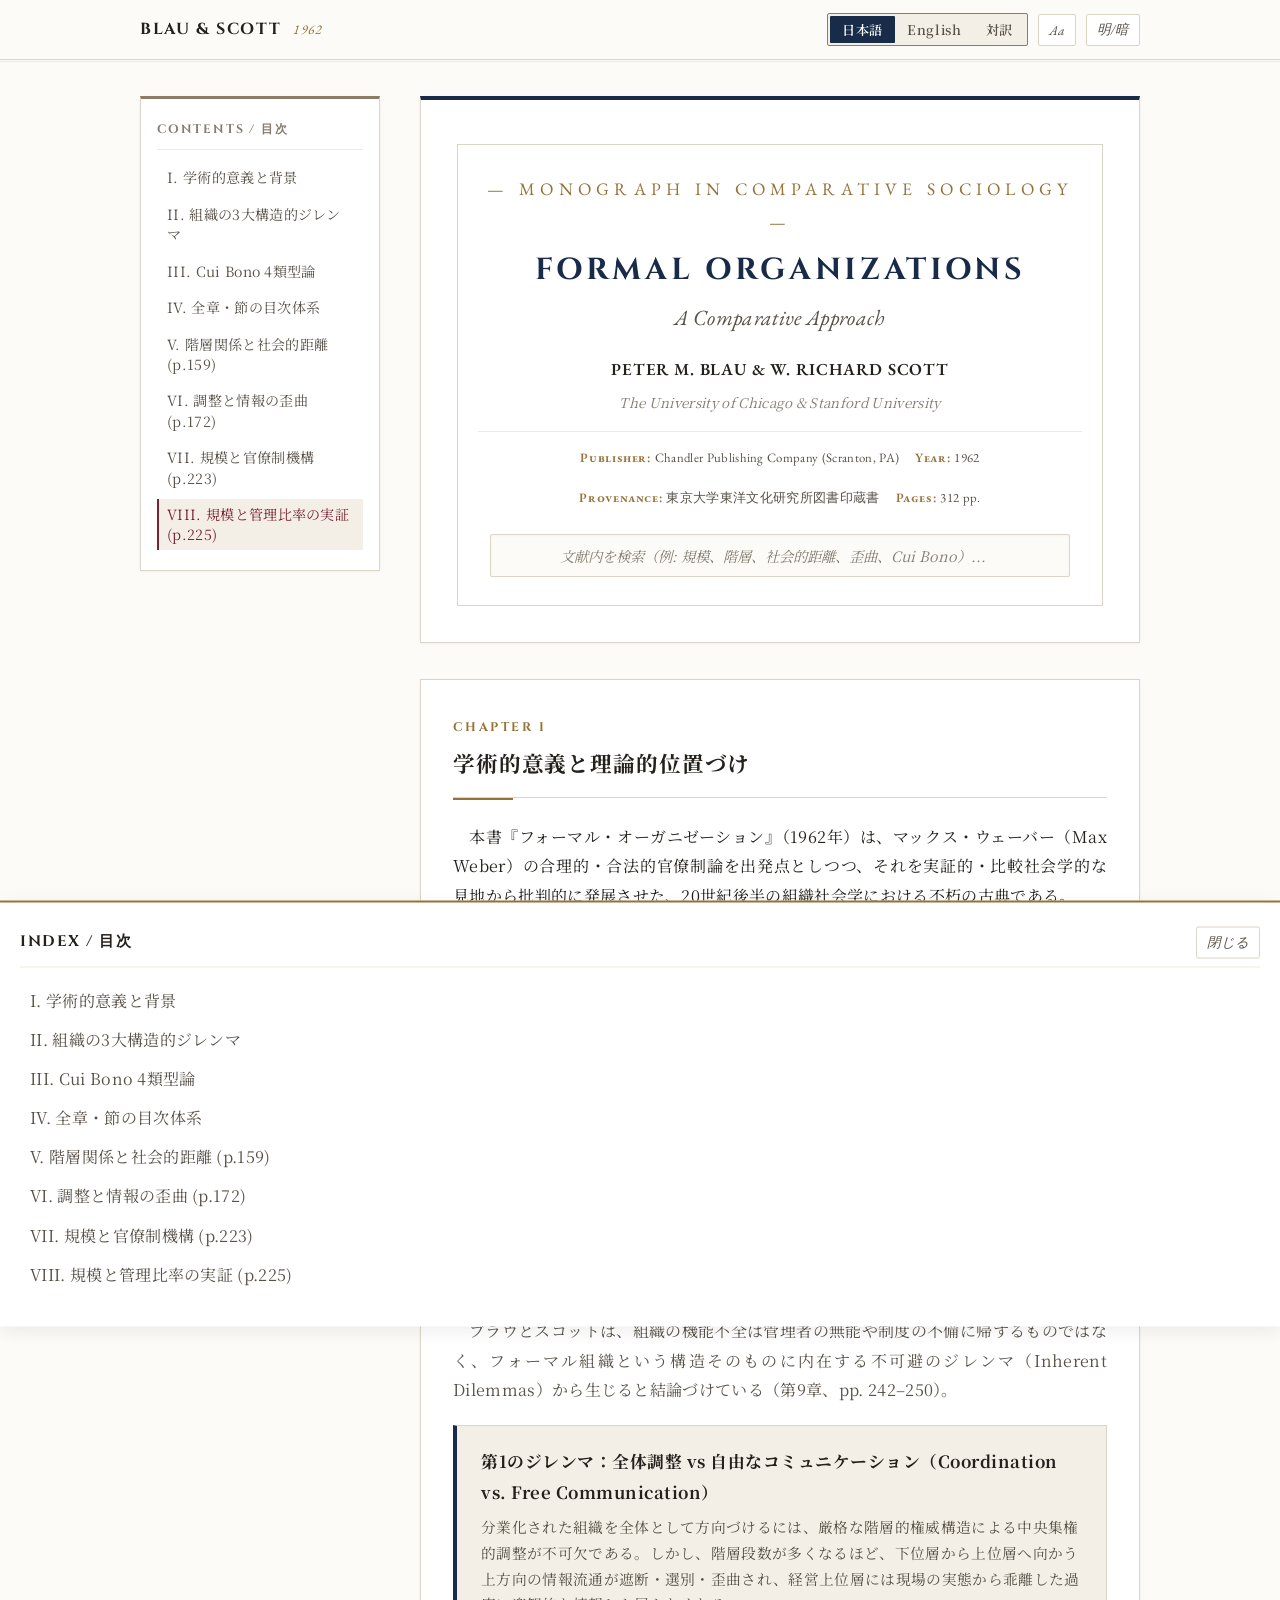
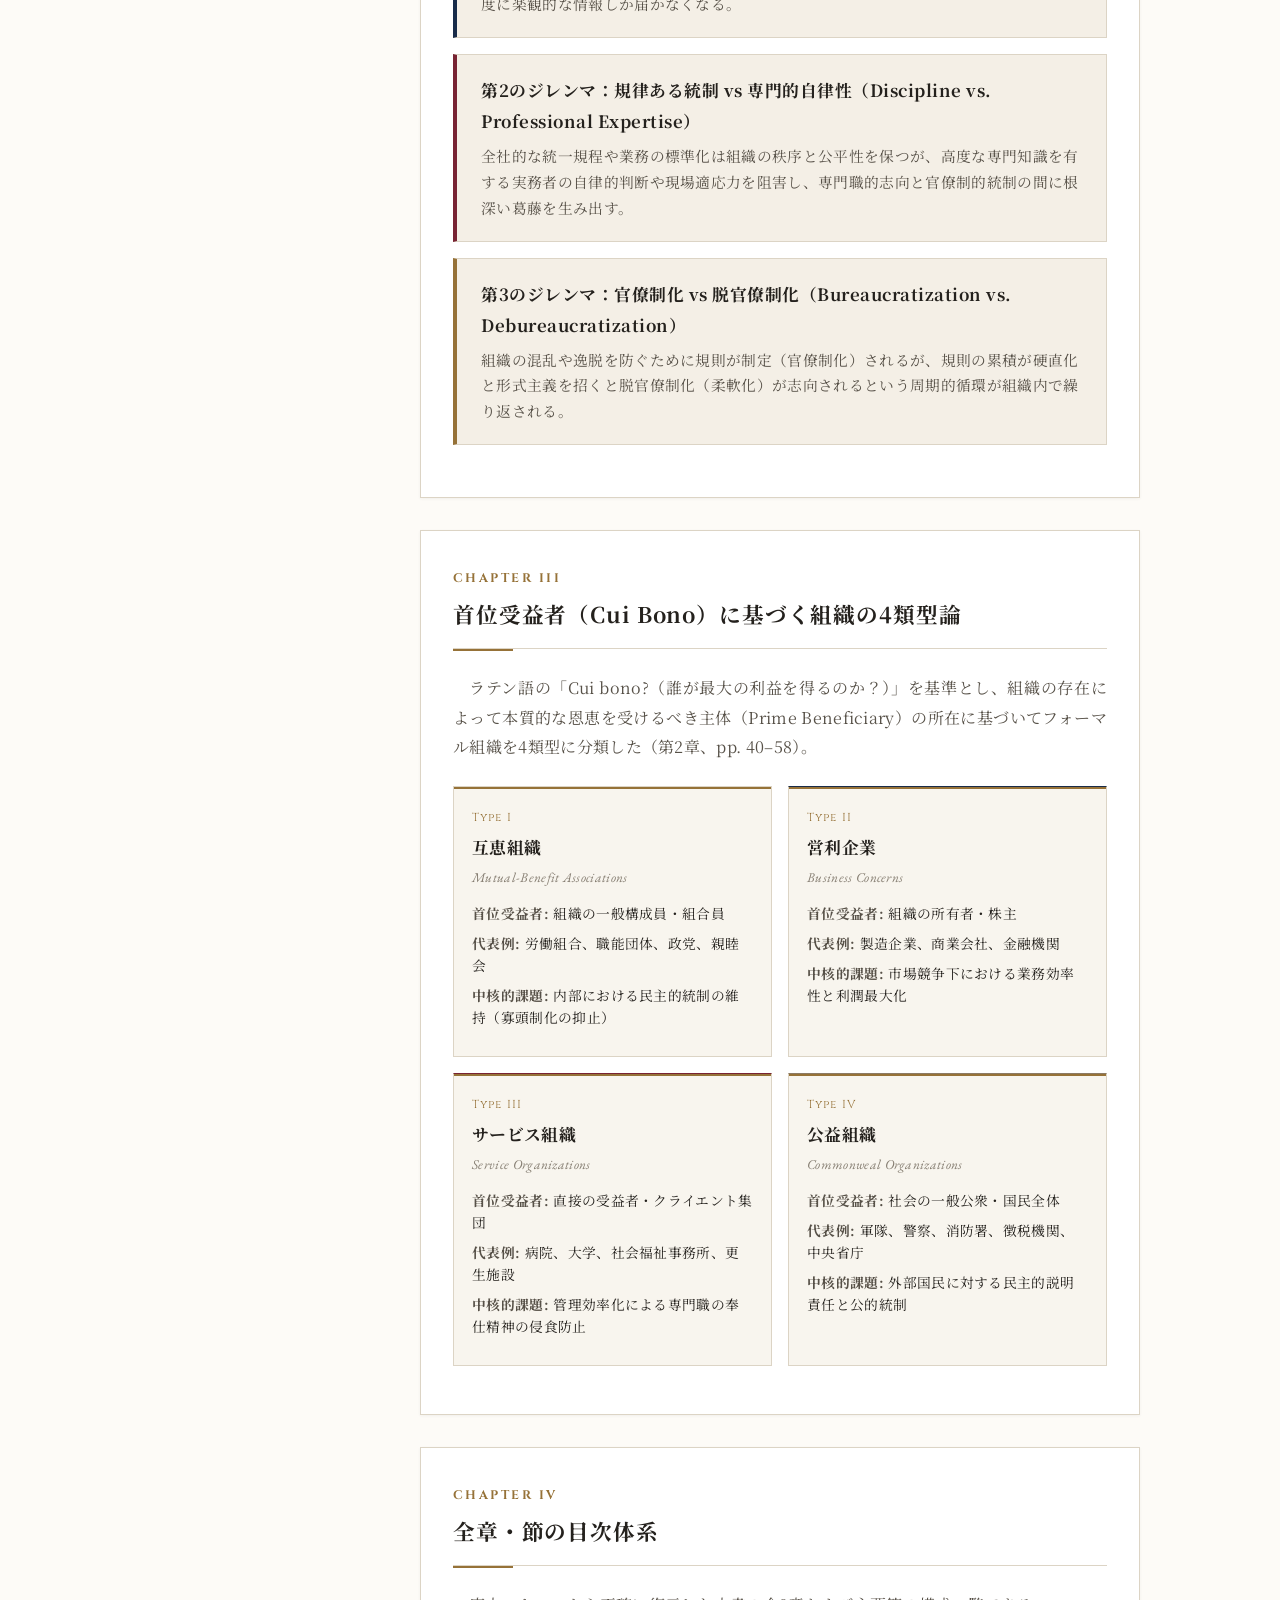
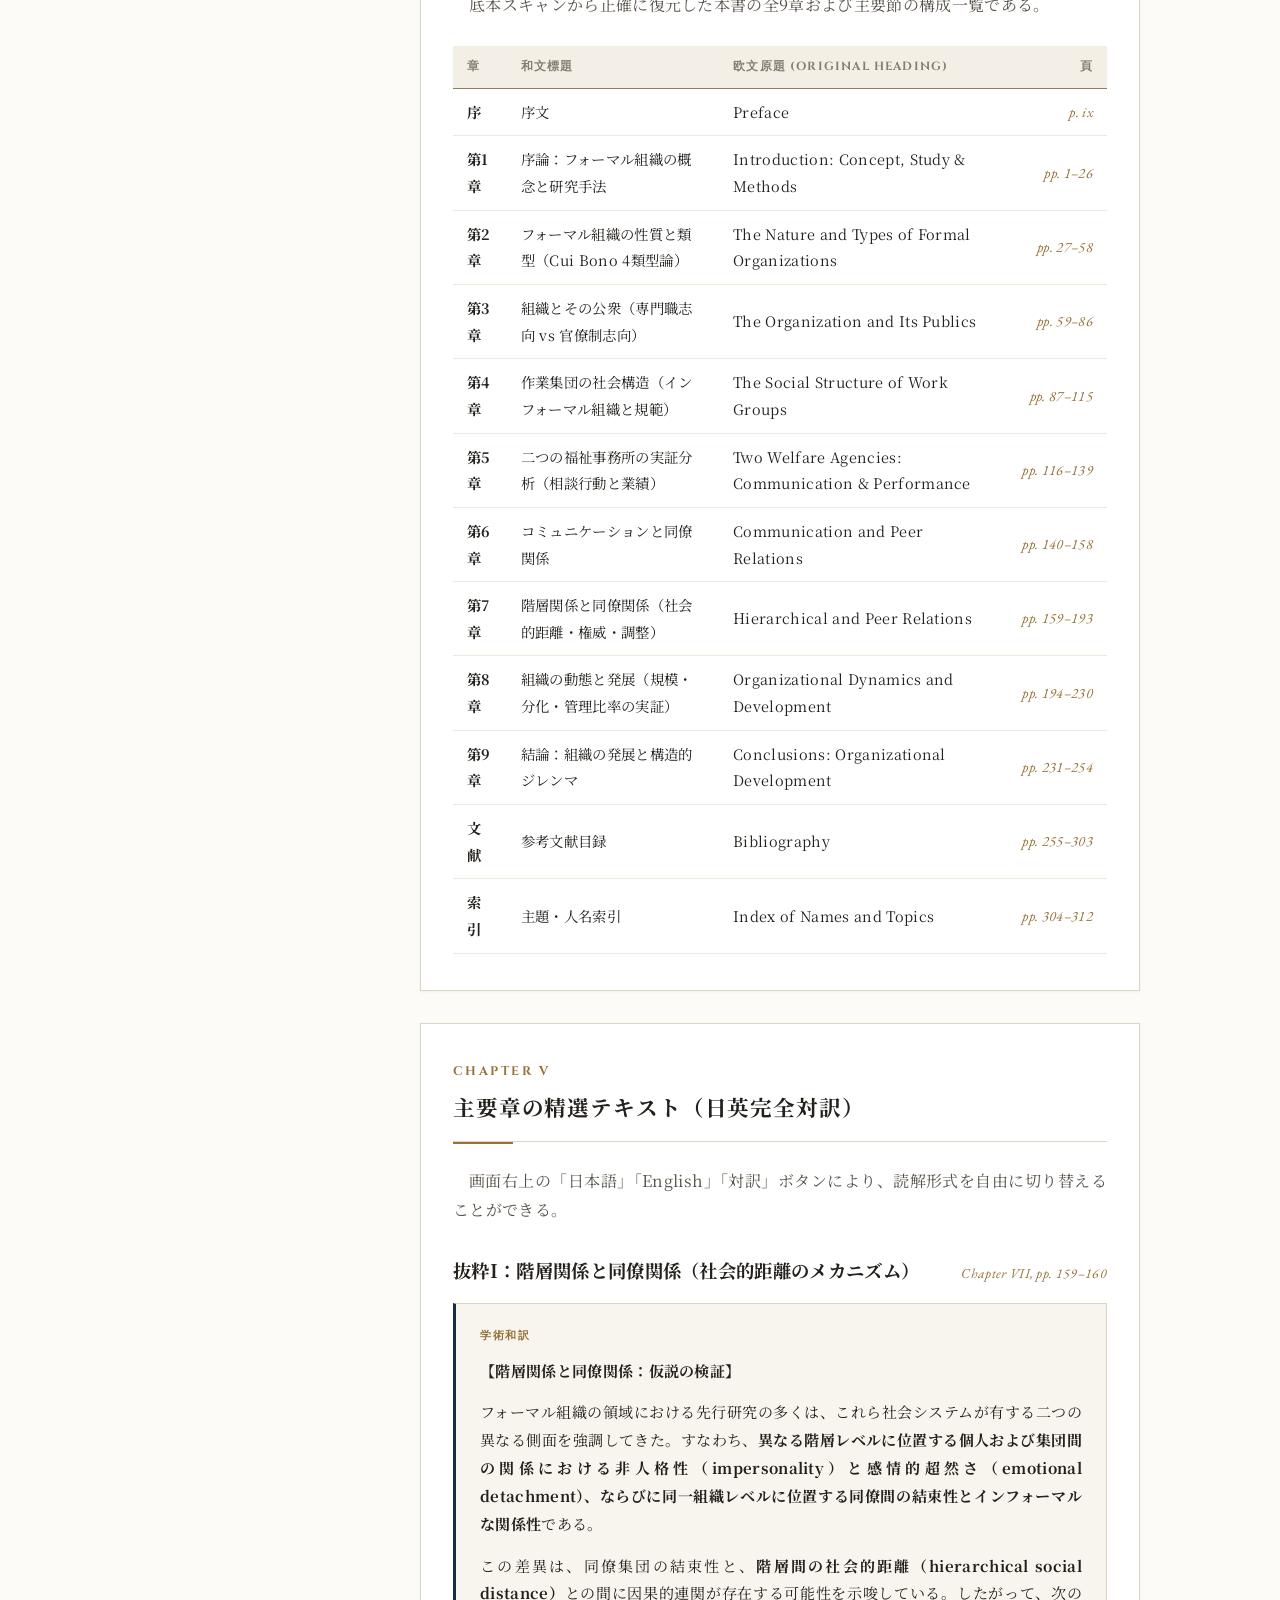
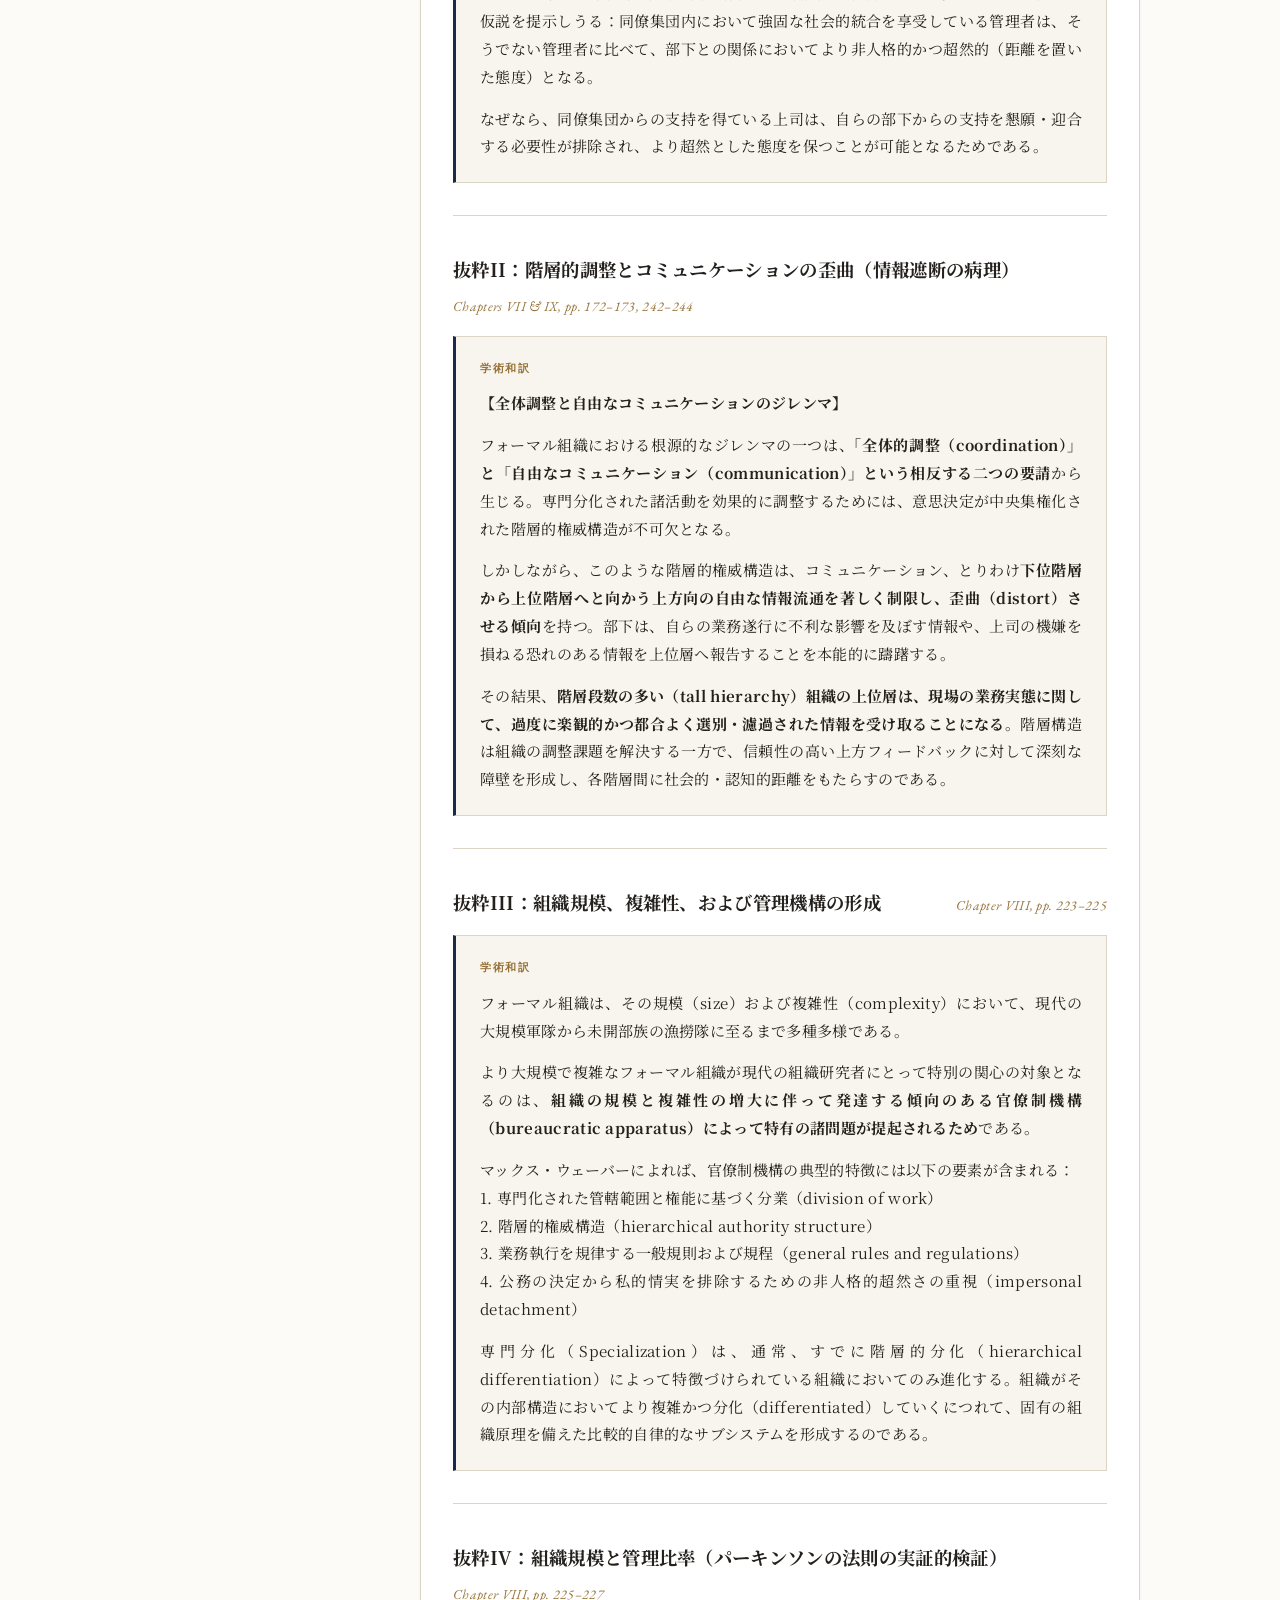
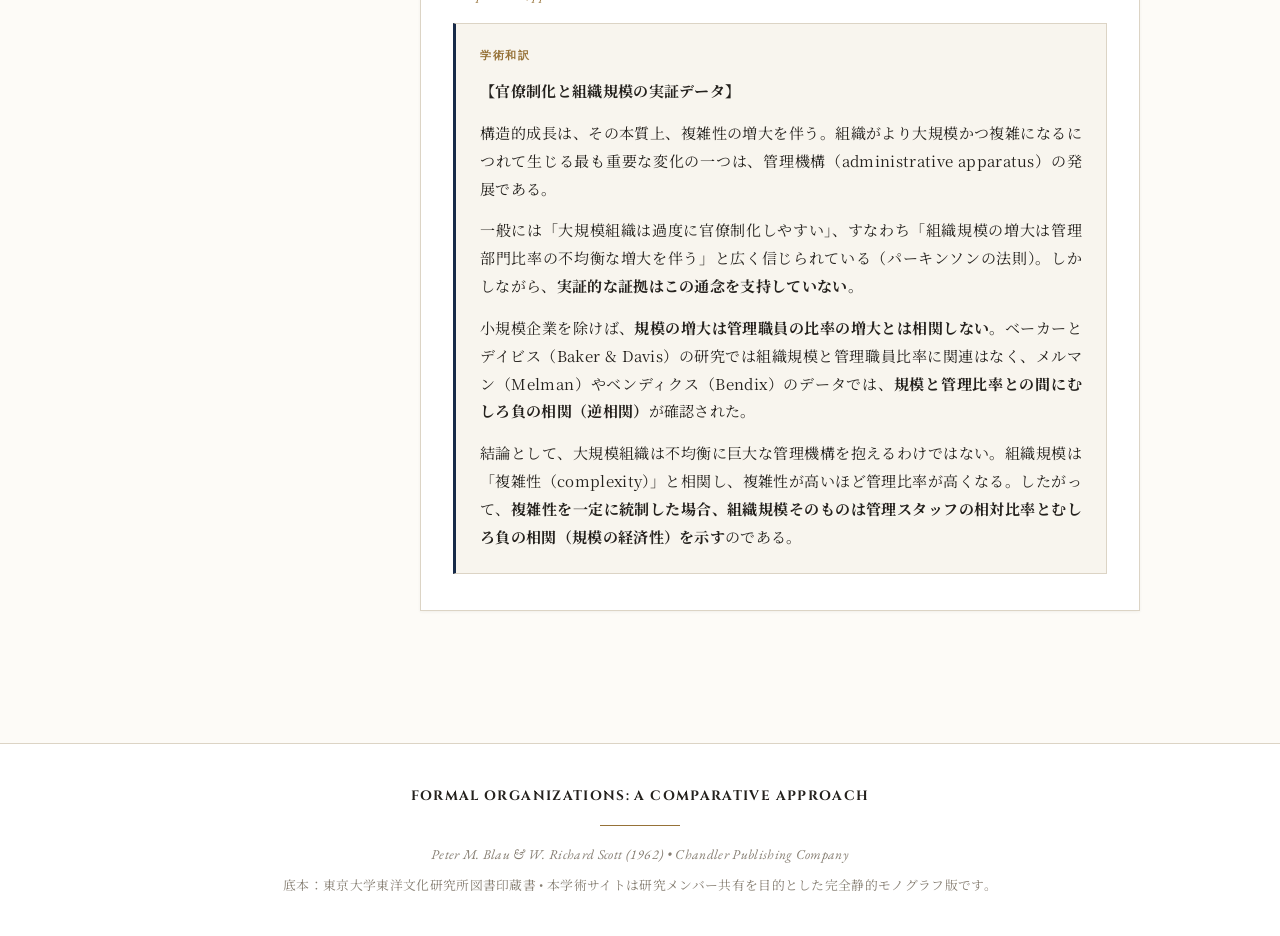
<file: 20261028/site/index.html>
<!DOCTYPE html>
<html lang="ja">
<head>
  <meta charset="UTF-8">
  <meta name="viewport" content="width=device-width, initial-scale=1.0, viewport-fit=cover">
  <title>Formal Organizations: A Comparative Approach (Blau & Scott, 1962) - Critical Edition</title>
  <meta name="description" content="Peter M. Blau & W. Richard Scott (1962) Formal Organizations: A Comparative Approach. Classical academic reader and bilingual edition.">
  <link rel="preconnect" href="https://fonts.googleapis.com">
  <link rel="preconnect" href="https://fonts.gstatic.com" crossorigin>
  <link href="https://fonts.googleapis.com/css2?family=Cinzel:wght@500;600;700&family=Cormorant+Garamond:ital,wght@0,400;0,600;0,700;1,400;1,600&family=EB+Garamond:ital,wght@0,400;0,500;0,600;1,400;1,500&family=Noto+Serif+JP:wght@400;500;600;700&display=swap" rel="stylesheet">
  <style>
    :root {
      --font-serif-en: 'EB Garamond', 'Cormorant Garamond', Garamond, 'Times New Roman', serif;
      --font-serif-ja: 'Noto Serif JP', 'Yu Mincho', 'Hiragino Mincho ProN', serif;
      --font-display: 'Cinzel', 'Cormorant Garamond', serif;
      --font-base: var(--font-serif-ja);

      /* Classical Academic Palette (Parchment & Oxford Navy) */
      --bg: #FDFBF7;
      --bg-alt: #F4EFE6;
      --bg-card: #FFFFFF;
      --bg-inset: #F8F5EE;
      --text: #24211D;
      --text-muted: #575148;
      --text-soft: #857D71;
      --border: #DCD4C5;
      --border-dark: #8C7B65;
      --border-light: #EFE9DC;
      --primary: #182B49; /* Oxford Navy */
      --primary-light: #EEF2F7;
      --accent: #782333;  /* Deep Burgundy */
      --accent-light: #F9ECEE;
      --gold: #967238;    /* Antique Brass */
      --gold-light: #F7F2E7;

      --shadow-subtle: 0 1px 3px rgba(36, 33, 29, 0.05);
      --shadow-elevated: 0 4px 16px rgba(36, 33, 29, 0.08);

      --content-width: 1040px;
      --header-height: 60px;
    }

    [data-theme="dark"] {
      /* Classical Library Night Mode */
      --bg: #141312;
      --bg-alt: #1C1A18;
      --bg-card: #201E1B;
      --bg-inset: #181715;
      --text: #E5DFC5;
      --text-muted: #ABA293;
      --text-soft: #7C7467;
      --border: #3A352F;
      --border-dark: #6E6456;
      --border-light: #282420;
      --primary: #8CAAD8;
      --primary-light: #1A2536;
      --accent: #D26A7A;
      --accent-light: #36171E;
      --gold: #D1A858;
      --gold-light: #2E2514;

      --shadow-subtle: 0 1px 4px rgba(0, 0, 0, 0.4);
      --shadow-elevated: 0 6px 20px rgba(0, 0, 0, 0.5);
    }

    * { box-sizing: border-box; margin: 0; padding: 0; -webkit-tap-highlight-color: transparent; }
    html { scroll-behavior: smooth; font-size: 16px; }
    body {
      font-family: var(--font-base);
      background-color: var(--bg);
      color: var(--text);
      line-height: 1.85;
      letter-spacing: 0.02em;
      transition: background-color 0.2s ease, color 0.2s ease;
      overflow-x: hidden;
      padding-top: var(--header-height);
    }

    /* Classical Header */
    header {
      position: fixed;
      top: 0; left: 0; right: 0;
      height: var(--header-height);
      background: rgba(253, 251, 247, 0.95);
      backdrop-filter: blur(8px);
      -webkit-backdrop-filter: blur(8px);
      border-bottom: 1px solid var(--border);
      z-index: 1000;
      transition: background 0.2s ease;
    }
    [data-theme="dark"] header {
      background: rgba(20, 19, 18, 0.95);
    }
    .header-rule {
      position: absolute;
      bottom: -3px; left: 0; right: 0;
      height: 1px;
      background: var(--border-light);
    }
    .nav-container {
      max-width: var(--content-width);
      margin: 0 auto;
      height: 100%;
      display: flex;
      align-items: center;
      justify-content: space-between;
      padding: 0 20px;
    }
    .brand {
      display: flex;
      align-items: baseline;
      gap: 12px;
      text-decoration: none;
      color: var(--text);
    }
    .brand-title {
      font-family: var(--font-display);
      font-size: 1rem;
      font-weight: 700;
      letter-spacing: 0.1em;
      color: var(--text);
    }
    .brand-subtitle {
      font-family: var(--font-serif-en);
      font-size: 0.85rem;
      font-style: italic;
      color: var(--gold);
    }
    .nav-actions {
      display: flex;
      align-items: center;
      gap: 10px;
    }

    /* Classical Buttons & Switches */
    .btn-group {
      display: flex;
      border: 1px solid var(--border-dark);
      background: var(--bg-alt);
      border-radius: 2px;
      padding: 2px;
    }
    .btn-text {
      border: none;
      background: transparent;
      color: var(--text-muted);
      font-family: var(--font-base);
      font-size: 0.82rem;
      font-weight: 600;
      padding: 4px 12px;
      border-radius: 1px;
      cursor: pointer;
      transition: all 0.15s ease;
      letter-spacing: 0.05em;
    }
    .btn-text:hover { color: var(--text); }
    .btn-text.active {
      background: var(--primary);
      color: #FFF;
    }
    [data-theme="dark"] .btn-text.active {
      background: var(--gold);
      color: #141312;
    }

    .btn-icon-classic {
      height: 32px;
      padding: 0 10px;
      border: 1px solid var(--border);
      background: var(--bg-card);
      color: var(--text-muted);
      font-family: var(--font-serif-en);
      font-size: 0.85rem;
      font-style: italic;
      display: flex;
      align-items: center;
      justify-content: center;
      cursor: pointer;
      border-radius: 2px;
      transition: all 0.15s ease;
    }
    .btn-icon-classic:hover {
      border-color: var(--border-dark);
      color: var(--text);
      background: var(--bg-alt);
    }
    .menu-toggle { display: none; font-style: normal; }

    /* Layout */
    .layout-wrapper {
      max-width: var(--content-width);
      margin: 0 auto;
      padding: 36px 20px 100px;
      display: grid;
      grid-template-columns: 240px 1fr;
      gap: 40px;
      align-items: start;
    }

    /* Sidebar TOC (Desktop) */
    .sidebar {
      position: sticky;
      top: calc(var(--header-height) + 24px);
      max-height: calc(100vh - var(--header-height) - 48px);
      overflow-y: auto;
      padding: 20px 16px;
      background: var(--bg-card);
      border: 1px solid var(--border);
      border-top: 3px solid var(--border-dark);
      font-size: 0.88rem;
      box-shadow: var(--shadow-subtle);
    }
    .sidebar-header {
      font-family: var(--font-display);
      font-size: 0.76rem;
      font-weight: 700;
      letter-spacing: 0.15em;
      color: var(--text-soft);
      padding-bottom: 8px;
      margin-bottom: 12px;
      border-bottom: 1px solid var(--border-light);
      text-transform: uppercase;
    }
    .toc-list { list-style: none; display: flex; flex-direction: column; gap: 6px; }
    .toc-link {
      display: block;
      padding: 5px 8px;
      color: var(--text-muted);
      text-decoration: none;
      line-height: 1.45;
      border-left: 2px solid transparent;
      transition: all 0.15s ease;
    }
    .toc-link:hover, .toc-link.active {
      color: var(--accent);
      border-left-color: var(--accent);
      background: var(--bg-alt);
    }
    [data-theme="dark"] .toc-link:hover, [data-theme="dark"] .toc-link.active {
      color: var(--gold);
      border-left-color: var(--gold);
    }

    /* Main Column */
    main { min-width: 0; }

    /* Classical Book Header (Frontispiece Style) */
    .book-frontispiece {
      background: var(--bg-card);
      border: 1px solid var(--border);
      border-top: 4px solid var(--primary);
      padding: 44px 36px 36px;
      margin-bottom: 36px;
      text-align: center;
      position: relative;
      box-shadow: var(--shadow-subtle);
    }
    .frontispiece-frame {
      border: 1px double var(--border);
      padding: 28px 20px;
    }
    .book-ornament {
      font-family: var(--font-serif-en);
      font-size: 1.1rem;
      color: var(--gold);
      letter-spacing: 0.3em;
      margin-bottom: 12px;
    }
    .book-title {
      font-family: var(--font-display);
      font-size: 1.9rem;
      font-weight: 700;
      letter-spacing: 0.12em;
      color: var(--primary);
      margin-bottom: 8px;
      line-height: 1.3;
    }
    [data-theme="dark"] .book-title { color: #FFF; }
    .book-subtitle {
      font-family: var(--font-serif-en);
      font-size: 1.35rem;
      font-style: italic;
      color: var(--text-muted);
      margin-bottom: 16px;
    }
    .book-authors {
      font-family: var(--font-serif-en);
      font-size: 1.05rem;
      font-weight: 600;
      letter-spacing: 0.05em;
      color: var(--text);
      margin-bottom: 6px;
    }
    .book-affil {
      font-size: 0.84rem;
      color: var(--text-soft);
      font-style: italic;
      margin-bottom: 16px;
    }
    .book-meta-bar {
      display: inline-flex;
      flex-wrap: wrap;
      justify-content: center;
      gap: 16px;
      padding-top: 14px;
      border-top: 1px solid var(--border-light);
      font-size: 0.8rem;
      color: var(--text-muted);
      font-family: var(--font-serif-en);
    }
    .book-meta-item { display: flex; align-items: center; gap: 4px; }
    .book-meta-item span.label { font-variant: small-caps; letter-spacing: 0.05em; color: var(--gold); font-weight: 600; }

    /* Search Box */
    .search-container {
      margin-top: 24px;
      max-width: 580px;
      margin-left: auto;
      margin-right: auto;
      position: relative;
    }
    .search-input {
      width: 100%;
      padding: 10px 16px;
      border: 1px solid var(--border);
      background: var(--bg);
      color: var(--text);
      font-family: var(--font-base);
      font-size: 0.9rem;
      border-radius: 2px;
      box-shadow: inset 0 1px 3px rgba(0,0,0,0.03);
      transition: all 0.15s ease;
      text-align: center;
    }
    .search-input:focus {
      outline: none;
      border-color: var(--gold);
      background: var(--bg-card);
    }
    .search-input::placeholder {
      font-style: italic;
      color: var(--text-soft);
    }

    /* Sections */
    .chapter-section {
      background: var(--bg-card);
      border: 1px solid var(--border);
      padding: 36px 32px;
      margin-bottom: 32px;
      box-shadow: var(--shadow-subtle);
    }
    .chapter-header {
      margin-bottom: 24px;
      padding-bottom: 14px;
      border-bottom: 1px solid var(--border);
      position: relative;
    }
    .chapter-header::after {
      content: "";
      position: absolute;
      bottom: -3px; left: 0; width: 60px; height: 2px;
      background: var(--gold);
    }
    .chapter-num {
      font-family: var(--font-display);
      font-size: 0.78rem;
      font-weight: 700;
      letter-spacing: 0.2em;
      color: var(--gold);
      text-transform: uppercase;
      margin-bottom: 4px;
    }
    .chapter-title {
      font-size: 1.35rem;
      font-weight: 700;
      color: var(--text);
      letter-spacing: 0.04em;
    }

    /* Paragraph Styling */
    p.prose {
      margin-bottom: 16px;
      text-indent: 1em;
      text-align: justify;
    }
    p.prose:last-child { margin-bottom: 0; }

    /* Classical Dilemma Cards */
    .dilemma-block {
      border: 1px solid var(--border);
      background: var(--bg-alt);
      padding: 20px 24px;
      margin: 16px 0;
      border-left: 4px solid var(--primary);
    }
    .dilemma-heading {
      font-weight: 700;
      font-size: 1.05rem;
      color: var(--text);
      margin-bottom: 6px;
      letter-spacing: 0.03em;
    }
    .dilemma-text {
      font-size: 0.92rem;
      color: var(--text-muted);
      line-height: 1.75;
    }

    /* Cui Bono 4 Types Classical Grid */
    .cui-container {
      display: grid;
      grid-template-columns: repeat(auto-fit, minmax(220px, 1fr));
      gap: 16px;
      margin: 24px 0 12px;
    }
    .cui-box {
      border: 1px solid var(--border);
      background: var(--bg-inset);
      padding: 20px 18px;
      position: relative;
    }
    .cui-box::before {
      content: "";
      position: absolute;
      top: 0; left: 0; right: 0; height: 2px;
      background: var(--gold);
    }
    .cui-type-num {
      font-family: var(--font-display);
      font-size: 0.72rem;
      color: var(--gold);
      letter-spacing: 0.1em;
      margin-bottom: 4px;
    }
    .cui-title-ja {
      font-size: 1.05rem;
      font-weight: 700;
      color: var(--text);
      margin-bottom: 2px;
    }
    .cui-title-en {
      font-family: var(--font-serif-en);
      font-size: 0.84rem;
      font-style: italic;
      color: var(--text-soft);
      margin-bottom: 12px;
    }
    .cui-item {
      font-size: 0.86rem;
      margin-bottom: 8px;
      line-height: 1.6;
    }
    .cui-k { font-weight: 700; color: var(--text-muted); }
    .cui-v { color: var(--text); }

    /* Bilingual Text Units */
    .reading-entry {
      margin-bottom: 36px;
      padding-bottom: 32px;
      border-bottom: 1px double var(--border);
    }
    .reading-entry:last-child {
      border-bottom: none;
      padding-bottom: 0;
      margin-bottom: 0;
    }
    .entry-header {
      display: flex;
      justify-content: space-between;
      align-items: baseline;
      margin-bottom: 16px;
      flex-wrap: wrap;
      gap: 8px;
    }
    .entry-title {
      font-size: 1.15rem;
      font-weight: 700;
      color: var(--text);
    }
    .entry-page-ref {
      font-family: var(--font-serif-en);
      font-size: 0.85rem;
      color: var(--gold);
      font-style: italic;
    }

    /* Bilingual Grid Layout */
    .bilingual-columns {
      display: grid;
      gap: 20px;
    }
    body[data-lang="both"] .bilingual-columns {
      grid-template-columns: 1fr 1fr;
    }
    body[data-lang="ja"] .bilingual-columns {
      grid-template-columns: 1fr;
    }
    body[data-lang="ja"] .col-en { display: none !important; }
    body[data-lang="en"] .bilingual-columns {
      grid-template-columns: 1fr;
    }
    body[data-lang="en"] .col-ja { display: none !important; }

    .paper-sheet {
      background: var(--bg-inset);
      border: 1px solid var(--border);
      padding: 22px 24px;
      font-size: 0.94rem;
      line-height: 1.85;
      position: relative;
    }
    .col-ja {
      font-family: var(--font-serif-ja);
      border-left: 3px solid var(--primary);
    }
    .col-en {
      font-family: var(--font-serif-en);
      font-size: 0.98rem;
      border-left: 3px solid var(--accent);
    }
    .sheet-label {
      font-family: var(--font-display);
      font-size: 0.7rem;
      letter-spacing: 0.15em;
      text-transform: uppercase;
      color: var(--gold);
      margin-bottom: 10px;
      display: block;
      font-weight: 600;
    }
    .quote-content p {
      margin-bottom: 14px;
      text-align: justify;
    }
    .quote-content p:last-child { margin-bottom: 0; }
    strong { font-weight: 700; color: var(--text); }
    em { font-style: italic; }

    /* TOC Table */
    .academic-table {
      width: 100%;
      border-collapse: collapse;
      font-size: 0.9rem;
      margin-top: 14px;
    }
    .academic-table th, .academic-table td {
      padding: 10px 14px;
      border-bottom: 1px solid var(--border-light);
      text-align: left;
    }
    .academic-table th {
      font-family: var(--font-display);
      font-size: 0.74rem;
      letter-spacing: 0.1em;
      text-transform: uppercase;
      color: var(--text-soft);
      border-bottom: 1px solid var(--border-dark);
      background: var(--bg-alt);
    }
    .academic-table td.page-col {
      font-family: var(--font-serif-en);
      font-style: italic;
      color: var(--gold);
      white-space: nowrap;
    }
    .academic-table tr:hover td {
      background: var(--bg-alt);
    }

    /* Classical Footer */
    footer {
      border-top: 1px solid var(--border);
      background: var(--bg-card);
      padding: 40px 20px;
      text-align: center;
      font-size: 0.85rem;
      color: var(--text-soft);
    }
    .footer-rule {
      width: 80px; height: 1px;
      background: var(--gold);
      margin: 16px auto;
    }

    /* Mobile Sheet / Drawer */
    .mobile-overlay {
      display: none;
      position: fixed;
      top: 0; left: 0; right: 0; bottom: 0;
      background: rgba(0,0,0,0.5);
      z-index: 1100;
    }
    .mobile-drawer {
      position: fixed;
      bottom: 0; left: 0; right: 0;
      max-height: 80vh;
      background: var(--bg-card);
      border-top: 2px solid var(--gold);
      padding: 24px 20px 36px;
      overflow-y: auto;
      z-index: 1200;
      transform: translateY(100%);
      transition: transform 0.25s ease-out;
      box-shadow: var(--shadow-elevated);
    }
    .mobile-drawer.open {
      transform: translateY(0);
    }
    .drawer-top {
      display: flex;
      justify-content: space-between;
      align-items: center;
      margin-bottom: 16px;
      padding-bottom: 8px;
      border-bottom: 1px solid var(--border-light);
    }

    /* Responsive */
    @media (max-width: 860px) {
      .layout-wrapper {
        grid-template-columns: 1fr;
        padding-top: 20px;
      }
      .sidebar { display: none; }
      .menu-toggle { display: flex; }
      body[data-lang="both"] .bilingual-columns {
        grid-template-columns: 1fr;
      }
      .book-title { font-size: 1.45rem; }
      .book-subtitle { font-size: 1.1rem; }
      .book-frontispiece { padding: 24px 16px; }
      .frontispiece-frame { padding: 18px 12px; }
      .chapter-section { padding: 24px 18px; }
      .btn-text { padding: 3px 8px; font-size: 0.78rem; }
    }

    @media print {
      header, .sidebar, .btn-group, .btn-icon-classic, .search-container { display: none !important; }
      body { padding-top: 0; background: #fff !important; color: #000 !important; }
      .chapter-section, .book-frontispiece { border: 1px solid #999; box-shadow: none; break-inside: avoid; }
      body[data-lang="both"] .bilingual-columns { grid-template-columns: 1fr 1fr; }
    }
  </style>
</head>
<body data-lang="ja" data-theme="light">

  <!-- Header -->
  <header>
    <div class="nav-container">
      <a href="#" class="brand">
        <span class="brand-title">BLAU &amp; SCOTT</span>
        <span class="brand-subtitle">1962</span>
      </a>

      <div class="nav-actions">
        <!-- Language Group -->
        <div class="btn-group" role="tablist">
          <button class="btn-text active" data-setlang="ja">日本語</button>
          <button class="btn-text" data-setlang="en">English</button>
          <button class="btn-text" data-setlang="both">対訳</button>
        </div>

        <!-- Font Size -->
        <button class="btn-icon-classic" id="btnFont" title="文字サイズ切替">Aa</button>

        <!-- Theme Toggle -->
        <button class="btn-icon-classic" id="btnTheme" title="明暗切替">明/暗</button>

        <!-- Mobile Menu Toggle -->
        <button class="btn-icon-classic menu-toggle" id="btnMobileMenu">目次</button>
      </div>
    </div>
    <div class="header-rule"></div>
  </header>

  <!-- Layout Container -->
  <div class="layout-wrapper">

    <!-- Desktop Classical Sidebar -->
    <aside class="sidebar">
      <div class="sidebar-header">Contents / 目次</div>
      <ul class="toc-list">
        <li><a href="#overview" class="toc-link active">I. 学術的意義と背景</a></li>
        <li><a href="#dilemmas" class="toc-link">II. 組織の3大構造的ジレンマ</a></li>
        <li><a href="#cui-bono" class="toc-link">III. Cui Bono 4類型論</a></li>
        <li><a href="#toc-full" class="toc-link">IV. 全章・節の目次体系</a></li>
        <li><a href="#entry-1" class="toc-link">V. 階層関係と社会的距離 (p.159)</a></li>
        <li><a href="#entry-2" class="toc-link">VI. 調整と情報の歪曲 (p.172)</a></li>
        <li><a href="#entry-3" class="toc-link">VII. 規模と官僚制機構 (p.223)</a></li>
        <li><a href="#entry-4" class="toc-link">VIII. 規模と管理比率の実証 (p.225)</a></li>
      </ul>
    </aside>

    <!-- Main Content -->
    <main>

      <!-- Classical Frontispiece -->
      <section class="book-frontispiece">
        <div class="frontispiece-frame">
          <div class="book-ornament">— MONOGRAPH IN COMPARATIVE SOCIOLOGY —</div>
          <h1 class="book-title">FORMAL ORGANIZATIONS</h1>
          <div class="book-subtitle">A Comparative Approach</div>
          <div class="book-authors">PETER M. BLAU &amp; W. RICHARD SCOTT</div>
          <div class="book-affil">The University of Chicago &amp; Stanford University</div>

          <div class="book-meta-bar">
            <div class="book-meta-item"><span class="label">Publisher:</span> Chandler Publishing Company (Scranton, PA)</div>
            <div class="book-meta-item"><span class="label">Year:</span> 1962</div>
            <div class="book-meta-item"><span class="label">Provenance:</span> 東京大学東洋文化研究所図書印蔵書</div>
            <div class="book-meta-item"><span class="label">Pages:</span> 312 pp.</div>
          </div>

          <!-- Elegant Search Field -->
          <div class="search-container">
            <input type="search" id="searchInput" class="search-input" placeholder="文献内を検索（例: 規模、階層、社会的距離、歪曲、Cui Bono）..." autocomplete="off">
          </div>
        </div>
      </section>

      <!-- Chapter I: Academic Significance -->
      <section id="overview" class="chapter-section searchable-block">
        <div class="chapter-header">
          <div class="chapter-num">Chapter I</div>
          <h2 class="chapter-title">学術的意義と理論的位置づけ</h2>
        </div>
        <p class="prose">
          本書『フォーマル・オーガニゼーション』（1962年）は、マックス・ウェーバー（Max Weber）の合理的・合法的官僚制論を出発点としつつ、それを実証的・比較社会学的な見地から批判的に発展させた、20世紀後半の組織社会学における不朽の古典である。
        </p>
        <p class="prose">
          1950年代までの組織研究は、公式な規則や階層的権能を重視する古典的組織論（Fayol, Weber）と、現場の非公式な小集団行動や人間心理を重視する人間関係論（Mayo, Roethlisberger）の二極に対立していた。ブラウとスコットは、この二項対立を統合し、<strong>「制度的なフォーマル構造」と「現場で自律的に創発するインフォーマルな人間関係」がいかに相互作用し、組織の調整・統制・業績を規定するか</strong>を、厳密な比較研究手法（Comparative Approach）によって包括的に解明した。
        </p>
      </section>

      <!-- Chapter II: Three Inherent Dilemmas -->
      <section id="dilemmas" class="chapter-section searchable-block">
        <div class="chapter-header">
          <div class="chapter-num">Chapter II</div>
          <h2 class="chapter-title">フォーマル組織に内在する3大構造的ジレンマ</h2>
        </div>
        <p class="prose" style="color: var(--text-muted); margin-bottom: 20px;">
          ブラウとスコットは、組織の機能不全は管理者の無能や制度の不備に帰するものではなく、フォーマル組織という構造そのものに内在する不可避のジレンマ（Inherent Dilemmas）から生じると結論づけている（第9章、pp. 242–250）。
        </p>

        <div class="dilemma-block">
          <div class="dilemma-heading">第1のジレンマ：全体調整 vs 自由なコミュニケーション（Coordination vs. Free Communication）</div>
          <div class="dilemma-text">
            分業化された組織を全体として方向づけるには、厳格な階層的権威構造による中央集権的調整が不可欠である。しかし、階層段数が多くなるほど、下位層から上位層へ向かう上方向の情報流通が遮断・選別・歪曲され、経営上位層には現場の実態から乖離した過度に楽観的な情報しか届かなくなる。
          </div>
        </div>

        <div class="dilemma-block" style="border-left-color: var(--accent);">
          <div class="dilemma-heading">第2のジレンマ：規律ある統制 vs 専門的自律性（Discipline vs. Professional Expertise）</div>
          <div class="dilemma-text">
            全社的な統一規程や業務の標準化は組織の秩序と公平性を保つが、高度な専門知識を有する実務者の自律的判断や現場適応力を阻害し、専門職的志向と官僚制的統制の間に根深い葛藤を生み出す。
          </div>
        </div>

        <div class="dilemma-block" style="border-left-color: var(--gold);">
          <div class="dilemma-heading">第3のジレンマ：官僚制化 vs 脱官僚制化（Bureaucratization vs. Debureaucratization）</div>
          <div class="dilemma-text">
            組織の混乱や逸脱を防ぐために規則が制定（官僚制化）されるが、規則の累積が硬直化と形式主義を招くと脱官僚制化（柔軟化）が志向されるという周期的循環が組織内で繰り返される。
          </div>
        </div>
      </section>

      <!-- Chapter III: Cui Bono 4 Types -->
      <section id="cui-bono" class="chapter-section searchable-block">
        <div class="chapter-header">
          <div class="chapter-num">Chapter III</div>
          <h2 class="chapter-title">首位受益者（Cui Bono）に基づく組織の4類型論</h2>
        </div>
        <p class="prose" style="color: var(--text-muted); margin-bottom: 20px;">
          ラテン語の「Cui bono?（誰が最大の利益を得るのか？）」を基準とし、組織の存在によって本質的な恩恵を受けるべき主体（Prime Beneficiary）の所在に基づいてフォーマル組織を4類型に分類した（第2章、pp. 40–58）。
        </p>

        <div class="cui-container">
          <div class="cui-box">
            <div class="cui-type-num">Type I</div>
            <div class="cui-title-ja">互恵組織</div>
            <div class="cui-title-en">Mutual-Benefit Associations</div>
            <div class="cui-item"><span class="cui-k">首位受益者:</span> <span class="cui-v">組織の一般構成員・組合員</span></div>
            <div class="cui-item"><span class="cui-k">代表例:</span> <span class="cui-v">労働組合、職能団体、政党、親睦会</span></div>
            <div class="cui-item"><span class="cui-k">中核的課題:</span> <span class="cui-v">内部における民主的統制の維持（寡頭制化の抑止）</span></div>
          </div>

          <div class="cui-box" style="border-top-color: var(--primary);">
            <div class="cui-type-num">Type II</div>
            <div class="cui-title-ja">営利企業</div>
            <div class="cui-title-en">Business Concerns</div>
            <div class="cui-item"><span class="cui-k">首位受益者:</span> <span class="cui-v">組織の所有者・株主</span></div>
            <div class="cui-item"><span class="cui-k">代表例:</span> <span class="cui-v">製造企業、商業会社、金融機関</span></div>
            <div class="cui-item"><span class="cui-k">中核的課題:</span> <span class="cui-v">市場競争下における業務効率性と利潤最大化</span></div>
          </div>

          <div class="cui-box" style="border-top-color: var(--accent);">
            <div class="cui-type-num">Type III</div>
            <div class="cui-title-ja">サービス組織</div>
            <div class="cui-title-en">Service Organizations</div>
            <div class="cui-item"><span class="cui-k">首位受益者:</span> <span class="cui-v">直接の受益者・クライエント集団</span></div>
            <div class="cui-item"><span class="cui-k">代表例:</span> <span class="cui-v">病院、大学、社会福祉事務所、更生施設</span></div>
            <div class="cui-item"><span class="cui-k">中核的課題:</span> <span class="cui-v">管理効率化による専門職の奉仕精神の侵食防止</span></div>
          </div>

          <div class="cui-box" style="border-top-color: var(--border-dark);">
            <div class="cui-type-num">Type IV</div>
            <div class="cui-title-ja">公益組織</div>
            <div class="cui-title-en">Commonweal Organizations</div>
            <div class="cui-item"><span class="cui-k">首位受益者:</span> <span class="cui-v">社会の一般公衆・国民全体</span></div>
            <div class="cui-item"><span class="cui-k">代表例:</span> <span class="cui-v">軍隊、警察、消防署、徴税機関、中央省庁</span></div>
            <div class="cui-item"><span class="cui-k">中核的課題:</span> <span class="cui-v">外部国民に対する民主的説明責任と公的統制</span></div>
          </div>
        </div>
      </section>

      <!-- Chapter IV: Table of Contents -->
      <section id="toc-full" class="chapter-section searchable-block">
        <div class="chapter-header">
          <div class="chapter-num">Chapter IV</div>
          <h2 class="chapter-title">全章・節の目次体系</h2>
        </div>
        <p class="prose" style="color: var(--text-muted); margin-bottom: 12px;">
          底本スキャンから正確に復元した本書の全9章および主要節の構成一覧である。
        </p>

        <div style="overflow-x: auto;">
          <table class="academic-table">
            <thead>
              <tr>
                <th>章</th>
                <th>和文標題</th>
                <th>欧文原題 (Original Heading)</th>
                <th style="text-align: right;">頁</th>
              </tr>
            </thead>
            <tbody>
              <tr>
                <td><strong>序</strong></td>
                <td>序文</td>
                <td>Preface</td>
                <td class="page-col" style="text-align: right;">p. ix</td>
              </tr>
              <tr>
                <td><strong>第1章</strong></td>
                <td>序論：フォーマル組織の概念と研究手法</td>
                <td>Introduction: Concept, Study &amp; Methods</td>
                <td class="page-col" style="text-align: right;">pp. 1–26</td>
              </tr>
              <tr>
                <td><strong>第2章</strong></td>
                <td>フォーマル組織の性質と類型（Cui Bono 4類型論）</td>
                <td>The Nature and Types of Formal Organizations</td>
                <td class="page-col" style="text-align: right;">pp. 27–58</td>
              </tr>
              <tr>
                <td><strong>第3章</strong></td>
                <td>組織とその公衆（専門職志向 vs 官僚制志向）</td>
                <td>The Organization and Its Publics</td>
                <td class="page-col" style="text-align: right;">pp. 59–86</td>
              </tr>
              <tr>
                <td><strong>第4章</strong></td>
                <td>作業集団の社会構造（インフォーマル組織と規範）</td>
                <td>The Social Structure of Work Groups</td>
                <td class="page-col" style="text-align: right;">pp. 87–115</td>
              </tr>
              <tr>
                <td><strong>第5章</strong></td>
                <td>二つの福祉事務所の実証分析（相談行動と業績）</td>
                <td>Two Welfare Agencies: Communication &amp; Performance</td>
                <td class="page-col" style="text-align: right;">pp. 116–139</td>
              </tr>
              <tr>
                <td><strong>第6章</strong></td>
                <td>コミュニケーションと同僚関係</td>
                <td>Communication and Peer Relations</td>
                <td class="page-col" style="text-align: right;">pp. 140–158</td>
              </tr>
              <tr>
                <td><strong>第7章</strong></td>
                <td>階層関係と同僚関係（社会的距離・権威・調整）</td>
                <td>Hierarchical and Peer Relations</td>
                <td class="page-col" style="text-align: right;">pp. 159–193</td>
              </tr>
              <tr>
                <td><strong>第8章</strong></td>
                <td>組織の動態と発展（規模・分化・管理比率の実証）</td>
                <td>Organizational Dynamics and Development</td>
                <td class="page-col" style="text-align: right;">pp. 194–230</td>
              </tr>
              <tr>
                <td><strong>第9章</strong></td>
                <td>結論：組織の発展と構造的ジレンマ</td>
                <td>Conclusions: Organizational Development</td>
                <td class="page-col" style="text-align: right;">pp. 231–254</td>
              </tr>
              <tr>
                <td><strong>文献</strong></td>
                <td>参考文献目録</td>
                <td>Bibliography</td>
                <td class="page-col" style="text-align: right;">pp. 255–303</td>
              </tr>
              <tr>
                <td><strong>索引</strong></td>
                <td>主題・人名索引</td>
                <td>Index of Names and Topics</td>
                <td class="page-col" style="text-align: right;">pp. 304–312</td>
              </tr>
            </tbody>
          </table>
        </div>
      </section>

      <!-- Chapter V: Selected Readings -->
      <section class="chapter-section">
        <div class="chapter-header">
          <div class="chapter-num">Chapter V</div>
          <h2 class="chapter-title">主要章の精選テキスト（日英完全対訳）</h2>
        </div>
        <p class="prose" style="color: var(--text-muted); margin-bottom: 28px;">
          画面右上の「日本語」「English」「対訳」ボタンにより、読解形式を自由に切り替えることができる。
        </p>

        <!-- Entry 1 -->
        <article id="entry-1" class="reading-entry searchable-block">
          <div class="entry-header">
            <h3 class="entry-title">抜粋I：階層関係と同僚関係（社会的距離のメカニズム）</h3>
            <span class="entry-page-ref">Chapter VII, pp. 159–160</span>
          </div>

          <div class="bilingual-columns">
            <div class="paper-sheet col-ja">
              <span class="sheet-label">学術和訳</span>
              <div class="quote-content">
                <p><strong>【階層関係と同僚関係：仮説の検証】</strong></p>
                <p>
                  フォーマル組織の領域における先行研究の多くは、これら社会システムが有する二つの異なる側面を強調してきた。すなわち、<strong>異なる階層レベルに位置する個人および集団間の関係における非人格性（impersonality）と感情的超然さ（emotional detachment）、ならびに同一組織レベルに位置する同僚間の結束性とインフォーマルな関係性</strong>である。
                </p>
                <p>
                  この差異は、同僚集団の結束性と、<strong>階層間の社会的距離（hierarchical social distance）</strong>との間に因果的連関が存在する可能性を示唆している。したがって、次の仮説を提示しうる：同僚集団内において強固な社会的統合を享受している管理者は、そうでない管理者に比べて、部下との関係においてより非人格的かつ超然的（距離を置いた態度）となる。
                </p>
                <p>
                  なぜなら、同僚集団からの支持を得ている上司は、自らの部下からの支持を懇願・迎合する必要性が排除され、より超然とした態度を保つことが可能となるためである。
                </p>
              </div>
            </div>

            <div class="paper-sheet col-en">
              <span class="sheet-label">Original English</span>
              <div class="quote-content">
                <p><strong>HIERARCHICAL AND PEER RELATIONS: Testing a Hypothesis</strong></p>
                <p>
                  Much of the work done in the field of formal organizations emphasizes two different facets of these social systems: <strong>the impersonality and emotional detachment of relations between individuals and groups on different hierarchical levels</strong>, and the cohesiveness and informality of relations among peers on the same organizational level.
                </p>
                <p>
                  This difference suggests a possible causal link between peer-group cohesion and <strong>hierarchical social distance</strong>. The following hypothesis may thus be offered: an official who enjoys social integration among his peers will be more impersonal and detached in his relations with subordinates than one who does not.
                </p>
                <p>
                  For peer-group support allows the superior to be more detached by obviating the need for courting the support of his subordinates. To test this hypothesis, we used data from both welfare agencies.
                </p>
              </div>
            </div>
          </div>
        </article>

        <!-- Entry 2 -->
        <article id="entry-2" class="reading-entry searchable-block">
          <div class="entry-header">
            <h3 class="entry-title">抜粋II：階層的調整とコミュニケーションの歪曲（情報遮断の病理）</h3>
            <span class="entry-page-ref">Chapters VII &amp; IX, pp. 172–173, 242–244</span>
          </div>

          <div class="bilingual-columns">
            <div class="paper-sheet col-ja">
              <span class="sheet-label">学術和訳</span>
              <div class="quote-content">
                <p><strong>【全体調整と自由なコミュニケーションのジレンマ】</strong></p>
                <p>
                  フォーマル組織における根源的なジレンマの一つは、<strong>「全体的調整（coordination）」と「自由なコミュニケーション（communication）」という相反する二つの要請</strong>から生じる。専門分化された諸活動を効果的に調整するためには、意思決定が中央集権化された階層的権威構造が不可欠となる。
                </p>
                <p>
                  しかしながら、このような階層的権威構造は、コミュニケーション、とりわけ<strong>下位階層から上位階層へと向かう上方向の自由な情報流通を著しく制限し、歪曲（distort）させる傾向</strong>を持つ。部下は、自らの業務遂行に不利な影響を及ぼす情報や、上司の機嫌を損ねる恐れのある情報を上位層へ報告することを本能的に躊躇する。
                </p>
                <p>
                  その結果、<strong>階層段数の多い（tall hierarchy）組織の上位層は、現場の業務実態に関して、過度に楽観的かつ都合よく選別・濾過された情報を受け取ることになる</strong>。階層構造は組織の調整課題を解決する一方で、信頼性の高い上方フィードバックに対して深刻な障壁を形成し、各階層間に社会的・認知的距離をもたらすのである。
                </p>
              </div>
            </div>

            <div class="paper-sheet col-en">
              <span class="sheet-label">Original English</span>
              <div class="quote-content">
                <p><strong>The Dilemma of Coordination and Free Communication</strong></p>
                <p>
                  A fundamental dilemma in formal organizations stems from the conflicting requirements of coordination and communication. Effective coordination of differentiated activities requires a <strong>hierarchical authority structure with centralized decision making</strong>.
                </p>
                <p>
                  Such an authority structure, however, tends to <strong>restrict and distort the free flow of communication, particularly upward communication from subordinates to superiors</strong>. Subordinates are naturally reluctant to communicate information that reflects unfavorably upon their own performance or that might displease their superiors.
                </p>
                <p>
                  Consequently, <strong>the higher echelons of a tall hierarchy often receive an overly optimistic and filtered picture of operating reality at the bottom</strong>. While hierarchy solves the problem of coordination, it creates severe obstacles to reliable upward feedback, creating social and cognitive distance between organizational levels.
                </p>
              </div>
            </div>
          </div>
        </article>

        <!-- Entry 3 -->
        <article id="entry-3" class="reading-entry searchable-block">
          <div class="entry-header">
            <h3 class="entry-title">抜粋III：組織規模、複雑性、および管理機構の形成</h3>
            <span class="entry-page-ref">Chapter VIII, pp. 223–225</span>
          </div>

          <div class="bilingual-columns">
            <div class="paper-sheet col-ja">
              <span class="sheet-label">学術和訳</span>
              <div class="quote-content">
                <p>
                  フォーマル組織は、その規模（size）および複雑性（complexity）において、現代の大規模軍隊から未開部族の漁撈隊に至るまで多種多様である。
                </p>
                <p>
                  より大規模で複雑なフォーマル組織が現代の組織研究者にとって特別の関心の対象となるのは、<strong>組織の規模と複雑性の増大に伴って発達する傾向のある官僚制機構（bureaucratic apparatus）によって特有の諸問題が提起されるため</strong>である。
                </p>
                <p>
                  マックス・ウェーバーによれば、官僚制機構の典型的特徴には以下の要素が含まれる：
                  <br>1. 専門化された管轄範囲と権能に基づく分業（division of work）
                  <br>2. 階層的権威構造（hierarchical authority structure）
                  <br>3. 業務執行を規律する一般規則および規程（general rules and regulations）
                  <br>4. 公務の決定から私的情実を排除するための非人格的超然さの重視（impersonal detachment）
                </p>
                <p>
                  専門分化（Specialization）は、通常、すでに階層的分化（hierarchical differentiation）によって特徴づけられている組織においてのみ進化する。組織がその内部構造においてより複雑かつ分化（differentiated）していくにつれて、固有の組織原理を備えた比較的自律的なサブシステムを形成するのである。
                </p>
              </div>
            </div>

            <div class="paper-sheet col-en">
              <span class="sheet-label">Original English</span>
              <div class="quote-content">
                <p>
                  Formal organizations vary in size and complexity from a modern army at one extreme to the collectively organized recurrent fishing expeditions found in nonliterate tribes at the other.
                </p>
                <p>
                  To be sure, the larger and more complex formal organizations are of special interest to students of contemporary social organization... partly because <strong>special problems are often posed by the bureaucratic apparatus that tends to develop with increasing organizational size and complexity</strong>.
                </p>
                <p>
                  The typical characteristics of such bureaucratic machinery, according to Weber, include <strong>the division of work into areas of specialized jurisdiction and competence; a hierarchical authority structure; general rules and regulations that govern operations; and an emphasis on impersonal detachment</strong> designed to eliminate personal considerations from official decisions.
                </p>
                <p>
                  Specialization typically evolves only in organizations already characterized by hierarchical differentiation... As organizations become more complex and differentiated in internal structure they form relatively autonomous subsystems with their own principles of organization.
                </p>
              </div>
            </div>
          </div>
        </article>

        <!-- Entry 4 -->
        <article id="entry-4" class="reading-entry searchable-block">
          <div class="entry-header">
            <h3 class="entry-title">抜粋IV：組織規模と管理比率（パーキンソンの法則の実証的検証）</h3>
            <span class="entry-page-ref">Chapter VIII, pp. 225–227</span>
          </div>

          <div class="bilingual-columns">
            <div class="paper-sheet col-ja">
              <span class="sheet-label">学術和訳</span>
              <div class="quote-content">
                <p><strong>【官僚制化と組織規模の実証データ】</strong></p>
                <p>
                  構造的成長は、その本質上、複雑性の増大を伴う。組織がより大規模かつ複雑になるにつれて生じる最も重要な変化の一つは、管理機構（administrative apparatus）の発展である。
                </p>
                <p>
                  一般には「大規模組織は過度に官僚制化しやすい」、すなわち「組織規模の増大は管理部門比率の不均衡な増大を伴う」と広く信じられている（パーキンソンの法則）。しかしながら、<strong>実証的な証拠はこの通念を支持していない</strong>。
                </p>
                <p>
                  小規模企業を除けば、<strong>規模の増大は管理職員の比率の増大とは相関しない</strong>。ベーカーとデイビス（Baker &amp; Davis）の研究では組織規模と管理職員比率に関連はなく、メルマン（Melman）やベンディクス（Bendix）のデータでは、<strong>規模と管理比率との間にむしろ負の相関（逆相関）</strong>が確認された。
                </p>
                <p>
                  結論として、大規模組織は不均衡に巨大な管理機構を抱えるわけではない。組織規模は「複雑性（complexity）」と相関し、複雑性が高いほど管理比率が高くなる。したがって、<strong>複雑性を一定に統制した場合、組織規模そのものは管理スタッフの相対比率とむしろ負の相関（規模の経済性）を示す</strong>のである。
                </p>
              </div>
            </div>

            <div class="paper-sheet col-en">
              <span class="sheet-label">Original English</span>
              <div class="quote-content">
                <p><strong>Bureaucratization, Size, and Administrative Ratio</strong></p>
                <p>
                  Structural growth by its very nature involves increasing complexity... One of the most important changes that occurs as organizations become larger and more complex is the development of an administrative apparatus.
                </p>
                <p>
                  It is widely assumed that large organizations tend to be overbureaucratized, that is, that an increase in organizational size is accompanied by a disproportionate increase in administrative overhead; <strong>but the evidence does not support this assumption</strong>.
                </p>
                <p>
                  Except for small firms, however, <strong>increases in size are not associated with increases in the proportion of administrative personnel</strong>. A study of 211 manufacturing firms by Baker &amp; Davis found no relation. Melman's and Bendix's data even reveal an <strong>inverse relation between size and proportion of administrative personnel</strong>.
                </p>
                <p>
                  The conclusions that emerge are that large organizations do not typically have disproportionately large administrative machineries; that size tends to be directly related to complexity; and that <strong>the size of an organization, particularly if complexity is held constant, may actually be inversely related to the relative size of its administrative staff</strong>.
                </p>
              </div>
            </div>
          </div>
        </article>

      </section>

    </main>
  </div>

  <!-- Mobile Bottom Drawer -->
  <div class="mobile-overlay" id="mobileOverlay"></div>
  <div class="mobile-drawer" id="mobileDrawer">
    <div class="drawer-top">
      <span style="font-family: var(--font-display); font-size: 0.95rem; font-weight: 700; letter-spacing: 0.1em;">INDEX / 目次</span>
      <button class="btn-icon-classic" id="btnCloseDrawer">閉じる</button>
    </div>
    <ul class="toc-list">
      <li><a href="#overview" class="toc-link drawer-item">I. 学術的意義と背景</a></li>
      <li><a href="#dilemmas" class="toc-link drawer-item">II. 組織の3大構造的ジレンマ</a></li>
      <li><a href="#cui-bono" class="toc-link drawer-item">III. Cui Bono 4類型論</a></li>
      <li><a href="#toc-full" class="toc-link drawer-item">IV. 全章・節の目次体系</a></li>
      <li><a href="#entry-1" class="toc-link drawer-item">V. 階層関係と社会的距離 (p.159)</a></li>
      <li><a href="#entry-2" class="toc-link drawer-item">VI. 調整と情報の歪曲 (p.172)</a></li>
      <li><a href="#entry-3" class="toc-link drawer-item">VII. 規模と官僚制機構 (p.223)</a></li>
      <li><a href="#entry-4" class="toc-link drawer-item">VIII. 規模と管理比率の実証 (p.225)</a></li>
    </ul>
  </div>

  <!-- Footer -->
  <footer>
    <div style="max-width: var(--content-width); margin: 0 auto;">
      <p style="font-family: var(--font-display); letter-spacing: 0.1em; color: var(--text); font-weight: 700;">
        FORMAL ORGANIZATIONS: A COMPARATIVE APPROACH
      </p>
      <div class="footer-rule"></div>
      <p style="font-family: var(--font-serif-en); font-style: italic; margin-bottom: 6px;">
        Peter M. Blau &amp; W. Richard Scott (1962) &bull; Chandler Publishing Company
      </p>
      <p style="font-size: 0.8rem; color: var(--text-soft);">
        底本：東京大学東洋文化研究所図書印蔵書 &bull; 本学術サイトは研究メンバー共有を目的とした完全静的モノグラフ版です。
      </p>
    </div>
  </footer>

  <!-- Clean Vanilla Script -->
  <script>
    // 1. Language Toggle
    const langButtons = document.querySelectorAll('[data-setlang]');
    const rootBody = document.body;

    langButtons.forEach(btn => {
      btn.addEventListener('click', () => {
        langButtons.forEach(b => b.classList.remove('active'));
        btn.classList.add('active');
        const langMode = btn.getAttribute('data-setlang');
        rootBody.setAttribute('data-lang', langMode);
        localStorage.setItem('blau_lang_mode', langMode);
      });
    });

    const storedLang = localStorage.getItem('blau_lang_mode');
    if (storedLang) {
      const activeBtn = document.querySelector(`[data-setlang="${storedLang}"]`);
      if (activeBtn) activeBtn.click();
    }

    // 2. Classical Theme Toggle
    const btnTheme = document.getElementById('btnTheme');
    btnTheme.addEventListener('click', () => {
      const cur = rootBody.getAttribute('data-theme');
      const nxt = cur === 'dark' ? 'light' : 'dark';
      rootBody.setAttribute('data-theme', nxt);
      localStorage.setItem('blau_theme_mode', nxt);
    });

    const storedTheme = localStorage.getItem('blau_theme_mode');
    if (storedTheme) {
      rootBody.setAttribute('data-theme', storedTheme);
    }

    // 3. Font Scale Toggle
    const btnFont = document.getElementById('btnFont');
    const fontScales = ['16px', '17.5px', '19px'];
    let scaleIndex = 0;
    btnFont.addEventListener('click', () => {
      scaleIndex = (scaleIndex + 1) % fontScales.length;
      document.documentElement.style.fontSize = fontScales[scaleIndex];
    });

    // 4. Mobile Drawer
    const btnMobileMenu = document.getElementById('btnMobileMenu');
    const mobileOverlay = document.getElementById('mobileOverlay');
    const mobileDrawer = document.getElementById('mobileDrawer');
    const btnCloseDrawer = document.getElementById('btnCloseDrawer');

    function openMobile() {
      mobileOverlay.style.display = 'block';
      setTimeout(() => mobileDrawer.classList.add('open'), 10);
    }
    function closeMobile() {
      mobileDrawer.classList.remove('open');
      setTimeout(() => { mobileOverlay.style.display = 'none'; }, 250);
    }

    btnMobileMenu.addEventListener('click', openMobile);
    btnCloseDrawer.addEventListener('click', closeMobile);
    mobileOverlay.addEventListener('click', closeMobile);

    document.querySelectorAll('.drawer-item').forEach(item => {
      item.addEventListener('click', closeMobile);
    });

    // 5. ScrollSpy
    const spyTargets = document.querySelectorAll('section[id], article[id]');
    const sideLinks = document.querySelectorAll('.sidebar .toc-link');

    window.addEventListener('scroll', () => {
      let activeSectionId = '';
      const pos = window.scrollY + 100;

      spyTargets.forEach(tgt => {
        const top = tgt.offsetTop;
        const h = tgt.offsetHeight;
        if (pos >= top && pos < top + h) {
          activeSectionId = tgt.getAttribute('id');
        }
      });

      if (activeSectionId) {
        sideLinks.forEach(lnk => {
          lnk.classList.remove('active');
          if (lnk.getAttribute('href') === `#${activeSectionId}`) {
            lnk.classList.add('active');
          }
        });
      }
    }, { passive: true });

    // 6. Incremental Search Filter
    const searchField = document.getElementById('searchInput');
    const searchBlocks = document.querySelectorAll('.searchable-block, .dilemma-block, .cui-box');

    searchField.addEventListener('input', (evt) => {
      const term = evt.target.value.trim().toLowerCase();
      if (!term) {
        searchBlocks.forEach(blk => {
          blk.style.display = '';
          blk.style.opacity = '1';
        });
        return;
      }

      searchBlocks.forEach(blk => {
        const content = blk.textContent.toLowerCase();
        if (content.includes(term)) {
          blk.style.display = '';
          blk.style.opacity = '1';
        } else {
          blk.style.opacity = '0.2';
        }
      });
    });
  </script>
</body>
</html>
</file>
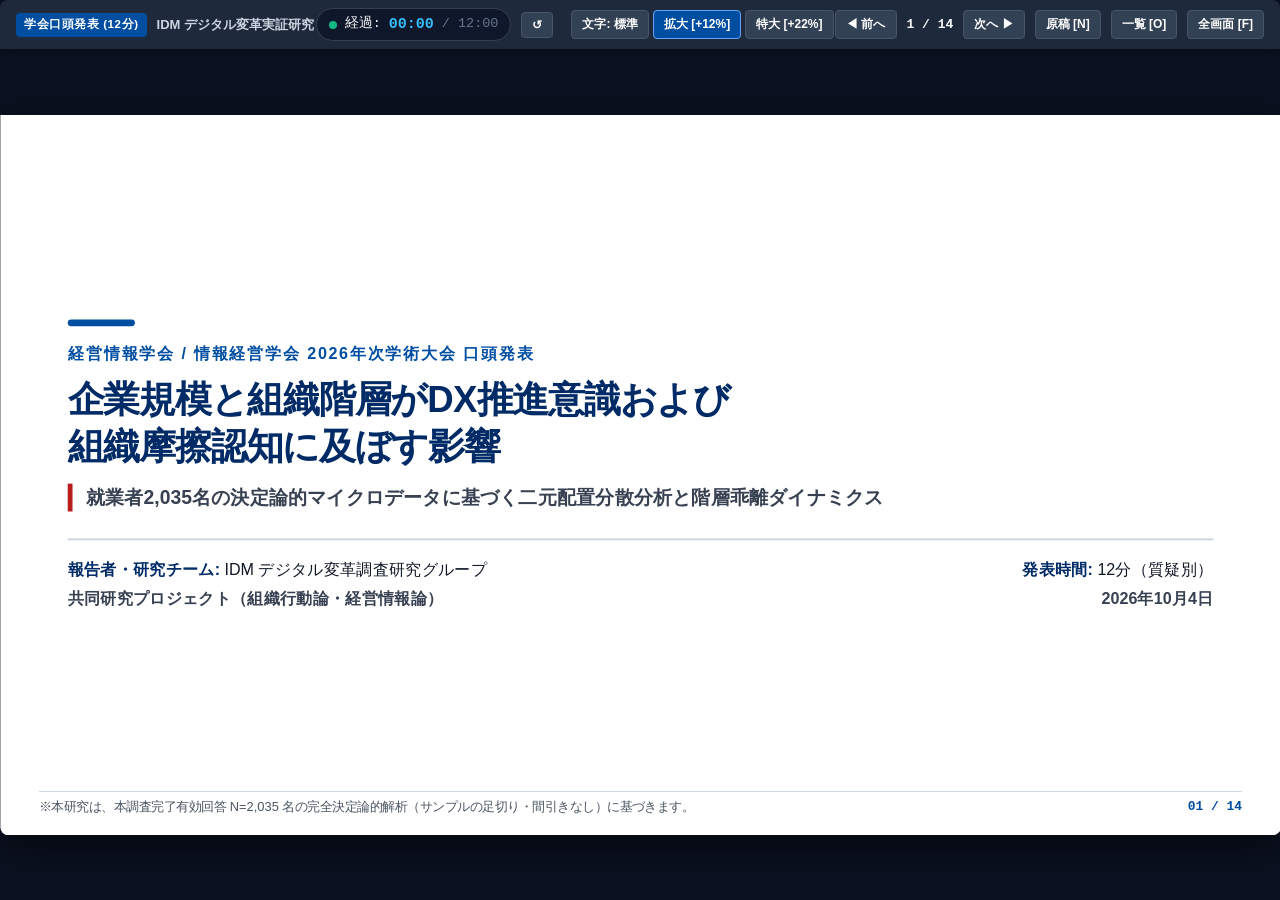
<file: 20261004/発表資料作成/index_backup_20261004.html>
<!DOCTYPE html>
<html lang="ja">
<head>
  <meta charset="UTF-8">
  <meta name="viewport" content="width=device-width, initial-scale=1.0">
  <title>企業規模と組織階層がDX推進意識および組織摩擦認知に及ぼす影響 | 学会発表スライド</title>
  <style>
    /* ==========================================================================
       1. デジタル庁デザインシステム（DADS）準拠 カラーパレット & プロジェクター設定
       ========================================================================== */
    :root {
      /* DADS プライマリカラー */
      --dads-primary-dark: #002B66;    /* ネイビー・ダーク */
      --dads-primary: #004EA2;         /* デジタル庁ブルー（メイン） */
      --dads-primary-hover: #003875;
      --dads-primary-tint: #E8F1FA;    /* ペールブルー（ハイライト背景） */
      --dads-accent-cyan: #0077A3;
      
      /* DADS テキスト & ニュートラル（プロジェクター高視認性） */
      --dads-text-main: #111827;       /* 最深漆黒（投影時でも白飛びしない） */
      --dads-text-sub: #374151;        /* 濃いグレー */
      --dads-text-muted: #4B5563;      /* 注記テキスト（視認性確保のため濃淡強化） */
      --dads-text-white: #FFFFFF;
      
      /* 背景 & ボーダー */
      --dads-bg-app: #0B1120;          /* プレゼン外枠ダーク */
      --dads-bg-slide: #FFFFFF;        /* スライド用紙（純白） */
      --dads-bg-alt: #F1F5F9;          /* カード・パネル背景 */
      --dads-border-light: #CBD5E1;    /* 視認性の高い明確な境界線 */
      --dads-border-main: #94A3B8;
      --dads-border-focus: #004EA2;
      
      /* DADS セマンティック */
      --dads-color-large: #0F3260;     /* 大企業：深紺 */
      --dads-color-smo: #B91C1C;       /* 中小企業：明瞭な深紅 */
      --dads-success: #065F46;
      --dads-warning: #9A3412;
      --dads-danger: #B91C1C;
      
      /* フォント & 16:9 アスペクト比ベースサイズ */
      --font-base: "BIZ UDPGothic", "Meiryo", "Yu Gothic", "Segoe UI", sans-serif;
      --font-mono: "Consolas", "Courier New", monospace;
      --slide-width: 1333px;
      --slide-height: 750px;           /* 16:9 アスペクト比 */

      /* プロジェクター用スケーリング倍率 */
      --font-scale: 1.0;
    }

    /* 文字拡大クラス */
    body.font-large {
      --font-scale: 1.12;
    }
    body.font-xlarge {
      --font-scale: 1.22;
    }

    * {
      box-sizing: border-box;
      margin: 0;
      padding: 0;
    }

    html, body {
      width: 100%;
      height: 100%;
      background-color: var(--dads-bg-app);
      color: var(--dads-text-main);
      font-family: var(--font-base);
      line-height: 1.55;
      overflow: hidden;
      user-select: none;
    }

    /* アプリ全体レイアウト */
    #app-container {
      width: 100%;
      height: 100%;
      display: flex;
      flex-direction: column;
      align-items: center;
      position: relative;
    }

    /* ==========================================================================
       2. トップコントロールバー & プレゼンタイマー（12分管理）
       ========================================================================== */
    #top-bar {
      width: 100%;
      max-width: var(--slide-width);
      display: flex;
      justify-content: space-between;
      align-items: center;
      padding: 8px 16px;
      background: #1E293B;
      color: #F8FAFC;
      border-radius: 8px 8px 0 0;
      font-size: 13px;
      box-shadow: 0 4px 12px rgba(0,0,0,0.25);
      z-index: 100;
      flex-shrink: 0;
      transition: all 0.25s ease;
    }

    .bar-left, .bar-center, .bar-right {
      display: flex;
      align-items: center;
      gap: 10px;
    }

    .tag-conf {
      background: var(--dads-primary);
      color: #fff;
      padding: 3px 8px;
      border-radius: 4px;
      font-weight: 700;
      font-size: 11.5px;
      letter-spacing: 0.05em;
    }

    /* タイマー表示 */
    .timer-container {
      display: flex;
      align-items: center;
      background: #0F172A;
      padding: 4px 12px;
      border-radius: 20px;
      border: 1px solid #334155;
      font-family: var(--font-mono);
      font-size: 13.5px;
      gap: 8px;
      cursor: pointer;
    }

    .timer-dot {
      width: 8px;
      height: 8px;
      border-radius: 50%;
      background: #10B981;
      animation: pulse 1.5s infinite;
    }

    @keyframes pulse {
      0%, 100% { opacity: 1; transform: scale(1); }
      50% { opacity: 0.4; transform: scale(0.85); }
    }

    .btn-ctrl {
      background: #334155;
      color: #fff;
      border: 1px solid #475569;
      padding: 5px 10px;
      border-radius: 4px;
      cursor: pointer;
      font-size: 12px;
      font-weight: 600;
      transition: all 0.15s ease;
      display: inline-flex;
      align-items: center;
      gap: 4px;
    }

    .btn-ctrl:hover {
      background: var(--dads-primary);
      border-color: var(--dads-primary);
    }

    .btn-ctrl.active {
      background: var(--dads-primary);
      border-color: #60A5FA;
    }

    /* ==========================================================================
       3. ステージコンテナ & 全画面自動スケーリングエンジン
       ========================================================================== */
    #stage-container {
      flex: 1;
      width: 100%;
      display: flex;
      align-items: center;
      justify-content: center;
      position: relative;
      overflow: hidden;
      padding: 0;
    }

    #slide-viewport {
      width: var(--slide-width);
      height: var(--slide-height);
      background: var(--dads-bg-slide);
      position: absolute;
      box-shadow: 0 10px 40px rgba(0,0,0,0.6);
      border-radius: 0 0 8px 8px;
      overflow: hidden;
      transform-origin: center center;
      transition: transform 0.08s ease-out;
    }

    /* 全画面モード時の挙動（画面いっぱいにスケーリング） */
    body.is-fullscreen {
      background-color: #000000;
    }

    body.is-fullscreen #top-bar {
      position: fixed;
      top: 0;
      left: 50%;
      transform: translateX(-50%) translateY(-85%);
      opacity: 0.15;
      z-index: 9999;
      border-radius: 0 0 10px 10px;
      box-shadow: 0 4px 20px rgba(0,0,0,0.8);
      max-width: 900px;
    }

    body.is-fullscreen #top-bar:hover {
      transform: translateX(-50%) translateY(0);
      opacity: 1;
    }

    body.is-fullscreen #slide-viewport {
      border-radius: 0;
      box-shadow: none;
    }

    /* 全画面時の浮動ナビゲーションヒント */
    #fs-nav-hint {
      display: none;
      position: fixed;
      bottom: 16px;
      right: 20px;
      background: rgba(15, 23, 42, 0.75);
      color: #E2E8F0;
      padding: 6px 14px;
      border-radius: 20px;
      font-size: 12px;
      font-weight: 700;
      z-index: 500;
      pointer-events: none;
      backdrop-filter: blur(4px);
      border: 1px solid rgba(255,255,255,0.15);
      transition: opacity 0.3s ease;
    }

    body.is-fullscreen #fs-nav-hint {
      display: block;
    }

    /* ==========================================================================
       4. スライド各シート（16:9 レイアウト）
       ========================================================================== */
    .slide {
      width: 100%;
      height: 100%;
      position: absolute;
      top: 0;
      left: 0;
      display: none;
      flex-direction: column;
      padding: 26px 40px 18px 40px;
      background: #FFFFFF;
      overflow: hidden;
    }

    .slide.active {
      display: flex;
    }

    /* スライド共通ヘッダー（コンサルティング様式・拡大） */
    .slide-header {
      border-bottom: 2.5px solid var(--dads-border-light);
      padding-bottom: 10px;
      margin-bottom: 14px;
      display: flex;
      justify-content: space-between;
      align-items: flex-start;
    }

    .header-main {
      flex: 1;
    }

    .slide-tracker {
      font-size: calc(13px * var(--font-scale));
      font-weight: 800;
      color: var(--dads-primary);
      text-transform: uppercase;
      letter-spacing: 0.08em;
      margin-bottom: 3px;
      display: flex;
      align-items: center;
      gap: 6px;
    }

    .slide-tracker::before {
      content: "";
      display: inline-block;
      width: 5px;
      height: 14px;
      background: var(--dads-primary);
      border-radius: 2px;
    }

    .slide-action-title {
      font-size: calc(24px * var(--font-scale));
      font-weight: 900;
      color: var(--dads-primary-dark);
      letter-spacing: -0.01em;
      line-height: 1.3;
      margin-bottom: 4px;
    }

    .slide-lead-bar {
      font-size: calc(15px * var(--font-scale));
      color: var(--dads-text-sub);
      background: var(--dads-bg-alt);
      padding: 5px 12px;
      border-left: 4px solid var(--dads-primary);
      border-radius: 0 4px 4px 0;
      font-weight: 600;
      margin-top: 3px;
    }

    .slide-timing-badge {
      font-size: 12px;
      font-family: var(--font-mono);
      background: #F1F5F9;
      color: #334155;
      padding: 5px 10px;
      border-radius: 4px;
      border: 1px solid #CBD5E1;
      font-weight: 700;
      white-space: nowrap;
      margin-left: 14px;
    }

    /* スライドボディ（コンテンツ領域） */
    .slide-body {
      flex: 1;
      display: flex;
      gap: 20px;
      overflow: hidden;
    }

    /* 左右2カラムレイアウト */
    .col-half {
      flex: 1;
      display: flex;
      flex-direction: column;
      gap: 12px;
    }

    .col-40 {
      flex: 0 0 40%;
      display: flex;
      flex-direction: column;
      gap: 12px;
    }

    .col-60 {
      flex: 0 0 58%;
      display: flex;
      flex-direction: column;
      gap: 10px;
      min-width: 0;
    }

    .col-40 {
      flex: 1;
      display: flex;
      flex-direction: column;
      gap: 10px;
      min-width: 0;
    }

    /* スライドフッター */
    .slide-footer {
      border-top: 1.5px solid var(--dads-border-light);
      padding-top: 6px;
      margin-top: auto;
      display: flex;
      justify-content: space-between;
      align-items: center;
      font-size: calc(12px * var(--font-scale));
      color: var(--dads-text-muted);
    }

    .footnote {
      flex: 1;
      white-space: nowrap;
      overflow: hidden;
      text-overflow: ellipsis;
      font-weight: 500;
    }

    .slide-page-num {
      font-weight: 800;
      color: var(--dads-primary);
      font-size: 13.5px;
      font-family: var(--font-mono);
    }

    /* ==========================================================================
       5. 一流ファーム型コンポーネント（プロジェクター視認性強化）
       ========================================================================== */
    .card-panel {
      background: #FFFFFF;
      border: 1.5px solid var(--dads-border-light);
      border-radius: 8px;
      padding: 12px 16px;
      box-shadow: 0 2px 5px rgba(0,0,0,0.03);
      display: flex;
      flex-direction: column;
      gap: 6px;
    }

    .card-panel.highlight {
      background: var(--dads-primary-tint);
      border-color: #93C5FD;
    }

    .card-panel.danger-tint {
      background: #FEF2F2;
      border-color: #FCA5A5;
    }

    .card-title {
      font-size: calc(16.5px * var(--font-scale));
      font-weight: 800;
      color: var(--dads-primary-dark);
      display: flex;
      align-items: center;
      gap: 6px;
      border-bottom: 1.5px dashed var(--dads-border-main);
      padding-bottom: 4px;
      margin-bottom: 2px;
    }

    /* ビッグメトリクス */
    .metrics-row {
      display: grid;
      grid-template-columns: repeat(3, 1fr);
      gap: 10px;
    }

    .metric-box {
      background: var(--dads-bg-alt);
      border: 1.5px solid var(--dads-border-light);
      border-radius: 6px;
      padding: 8px 10px;
      text-align: center;
    }

    .metric-value {
      font-size: calc(30px * var(--font-scale));
      font-weight: 900;
      color: var(--dads-primary);
      font-family: var(--font-mono);
      line-height: 1.1;
    }

    .metric-label {
      font-size: calc(13px * var(--font-scale));
      font-weight: 800;
      color: var(--dads-text-sub);
      margin-top: 3px;
    }

    .metric-sub {
      font-size: calc(11px * var(--font-scale));
      color: var(--dads-text-muted);
      font-weight: 600;
    }

    /* 標準テキスト段落（プロジェクター対応） */
    .body-p {
      font-size: calc(15.5px * var(--font-scale));
      line-height: 1.55;
      color: var(--dads-text-main);
      font-weight: 500;
    }

    /* 箇条書きリスト（コンサルティング様式・拡大） */
    .bullet-list {
      list-style: none;
      display: flex;
      flex-direction: column;
      gap: 7px;
      font-size: calc(15px * var(--font-scale));
      color: var(--dads-text-main);
    }

    .bullet-list li {
      position: relative;
      padding-left: 20px;
      line-height: 1.48;
      font-weight: 500;
    }

    .bullet-list li::before {
      content: "■";
      position: absolute;
      left: 0;
      top: 2px;
      font-size: 11px;
      color: var(--dads-primary);
    }

    .bullet-list.danger li::before {
      color: var(--dads-danger);
    }

    .bullet-list strong {
      color: var(--dads-primary-dark);
      font-weight: 800;
    }

    /* データテーブル（プロジェクター視認性基準） */
    .data-table {
      width: 100%;
      border-collapse: collapse;
      font-size: calc(14px * var(--font-scale));
      margin-top: 2px;
    }

    .data-table th, .data-table td {
      padding: 6px 10px;
      border: 1.5px solid var(--dads-border-light);
      text-align: left;
    }

    .data-table th {
      background: #E2E8F0;
      color: var(--dads-primary-dark);
      font-weight: 800;
      font-size: calc(13.5px * var(--font-scale));
    }

    .data-table tr:nth-child(even) {
      background: #F8FAFC;
    }

    .data-table .num {
      text-align: right;
      font-family: var(--font-mono);
      font-weight: 600;
    }

    .data-table .highlight-cell {
      background: #FEF3C7;
      font-weight: 800;
    }

    /* 画像コンテナ */
    .img-box {
      width: 100%;
      height: 100%;
      max-height: 480px;
      display: flex;
      justify-content: center;
      align-items: center;
      background: #FAFAFA;
      border: 1.5px solid var(--dads-border-light);
      border-radius: 6px;
      overflow: hidden;
      padding: 4px;
    }

    .img-box img {
      width: 100%;
      height: 100%;
      object-fit: contain;
    }

    /* 比較ブロック */
    .versus-container {
      display: grid;
      grid-template-columns: 1fr 1fr;
      gap: 14px;
      height: 100%;
    }

    .versus-card {
      border-radius: 8px;
      padding: 14px;
      display: flex;
      flex-direction: column;
      gap: 8px;
    }

    .versus-card.large {
      background: #F0F5FA;
      border: 2px solid var(--dads-color-large);
    }

    .versus-card.smo {
      background: #FDF4F4;
      border: 2px solid var(--dads-color-smo);
    }

    /* ==========================================================================
       6. タイトルスライド（表紙専用デザイン）
       ========================================================================== */
    .slide-title-wrapper {
      display: flex;
      flex-direction: column;
      justify-content: center;
      height: 100%;
      padding: 20px 30px;
      position: relative;
    }

    .title-accent-bar {
      width: 70px;
      height: 7px;
      background: var(--dads-primary);
      margin-bottom: 16px;
      border-radius: 4px;
    }

    .conf-name {
      font-size: calc(15px * var(--font-scale));
      font-weight: 800;
      color: var(--dads-primary);
      letter-spacing: 0.1em;
      margin-bottom: 10px;
      text-transform: uppercase;
    }

    .main-title {
      font-size: calc(34px * var(--font-scale));
      font-weight: 900;
      color: var(--dads-primary-dark);
      line-height: 1.28;
      margin-bottom: 14px;
      letter-spacing: -0.02em;
    }

    .main-subtitle {
      font-size: calc(18px * var(--font-scale));
      font-weight: 700;
      color: var(--dads-text-sub);
      line-height: 1.45;
      margin-bottom: 28px;
      border-left: 5px solid var(--dads-color-smo);
      padding-left: 14px;
    }

    .title-meta-grid {
      display: grid;
      grid-template-columns: 2fr 1fr;
      gap: 20px;
      border-top: 2.5px solid var(--dads-border-light);
      padding-top: 18px;
      font-size: calc(15px * var(--font-scale));
    }

    .meta-item strong {
      color: var(--dads-primary-dark);
      font-weight: 800;
    }

    /* ==========================================================================
       7. 発表者ノート（プレゼンターペイン）
       ========================================================================== */
    #notes-drawer {
      width: 100%;
      max-width: var(--slide-width);
      background: #0F172A;
      color: #E2E8F0;
      border-top: 2px solid #334155;
      padding: 12px 18px;
      font-size: 13.5px;
      line-height: 1.6;
      display: none;
      border-radius: 0 0 8px 8px;
      max-height: 170px;
      overflow-y: auto;
    }

    #notes-drawer.open {
      display: block;
    }

    .notes-header {
      font-size: 12px;
      font-weight: 800;
      color: #38BDF8;
      text-transform: uppercase;
      letter-spacing: 0.08em;
      margin-bottom: 4px;
      display: flex;
      justify-content: space-between;
    }

    /* サムネイル一覧モーダル */
    #overview-modal {
      display: none;
      position: fixed;
      top: 0;
      left: 0;
      width: 100vw;
      height: 100vh;
      background: rgba(15, 23, 42, 0.95);
      z-index: 1000;
      padding: 40px;
      overflow-y: auto;
    }

    #overview-modal.open {
      display: block;
    }

    .grid-container {
      display: grid;
      grid-template-columns: repeat(4, 1fr);
      gap: 18px;
      max-width: 1400px;
      margin: 0 auto;
    }

    .thumb-item {
      background: #FFFFFF;
      border-radius: 6px;
      padding: 14px;
      cursor: pointer;
      border: 2px solid transparent;
      transition: all 0.2s ease;
      color: #1A1A1A;
    }

    .thumb-item:hover, .thumb-item.current {
      border-color: #38BDF8;
      transform: translateY(-2px);
    }

    .thumb-num {
      font-size: 12px;
      font-weight: 800;
      color: var(--dads-primary);
    }

    .thumb-title {
      font-size: 13px;
      font-weight: 700;
      margin-top: 4px;
      line-height: 1.35;
    }

    /* 印刷スタイル */
    @media print {
      body {
        background: #fff;
      }
      #top-bar, #notes-drawer, #fs-nav-hint {
        display: none !important;
      }
      #stage-container {
        display: block !important;
        height: auto !important;
      }
      #slide-viewport {
        box-shadow: none;
        max-width: none;
        height: auto;
        transform: none !important;
        position: relative !important;
      }
      .slide {
        display: flex !important;
        position: relative !important;
        page-break-after: always;
        height: 100vh;
      }
    }
  
    /* ==========================================================================
       Chart.js インタラクティブチャート専用カードスタイル
       ========================================================================== */
    .chart-card-wrapper {
      flex: 1;
      height: 100%;
      min-height: 470px;
      max-height: 495px;
      background: #FFFFFF;
      border: 1.5px solid var(--dads-border-light);
      border-radius: 8px;
      padding: 10px 14px 12px 14px;
      display: flex;
      flex-direction: column;
      box-shadow: 0 2px 6px rgba(0, 0, 0, 0.04);
      position: relative;
    }

    .chart-header-row {
      display: flex;
      justify-content: space-between;
      align-items: center;
      margin-bottom: 6px;
      padding-bottom: 6px;
      border-bottom: 1.5px solid #F1F5F9;
      flex-shrink: 0;
    }

    .chart-title-text {
      font-size: calc(14px * var(--font-scale));
      font-weight: 800;
      color: var(--dads-primary-dark);
      display: flex;
      align-items: center;
      gap: 6px;
    }

    .chart-badge {
      font-size: calc(11px * var(--font-scale));
      font-weight: 700;
      padding: 2px 7px;
      border-radius: 4px;
      background: #E8F1FA;
      color: #004EA2;
      border: 1px solid #BFDBFE;
    }

    .chart-btn-group {
      display: flex;
      gap: 4px;
    }

    .chart-tab-btn {
      padding: 3px 8px;
      font-size: calc(11px * var(--font-scale));
      font-weight: 700;
      font-family: var(--font-base);
      border: 1px solid var(--dads-border-main);
      background: #F8FAFC;
      color: var(--dads-text-sub);
      border-radius: 4px;
      cursor: pointer;
      white-space: nowrap;
      transition: all 0.15s ease;
    }

    .chart-tab-btn:hover {
      background: var(--dads-primary-tint);
      color: var(--dads-primary);
      border-color: var(--dads-primary);
    }

    .chart-tab-btn.active {
      background: var(--dads-primary);
      color: #FFFFFF;
      border-color: var(--dads-primary-dark);
    }

    .chart-canvas-area {
      position: relative;
      flex: 1;
      width: 100%;
      height: 100%;
      min-height: 400px;
    }

</style>
  <!-- Chart.js v4.4.4 (Offline-ready with CDN fallback) -->
  <script src="assets/chart.umd.min.js"></script>
  <script>
    if (typeof Chart === 'undefined') {
      document.write('<script src="https://cdn.jsdelivr.net/npm/chart.js@4.4.4/dist/chart.umd.min.js"><\/script>');
    }
  </script>

</head>
<body>

  <div id="app-container">

    <!-- ==========================================================================
         コントロールバー（発表用タイマー・文字サイズ変更・ナビゲーション）
         ========================================================================== -->
    <div id="top-bar">
      <div class="bar-left">
        <span class="tag-conf">学会口頭発表 (12分)</span>
        <span style="font-weight: 700; font-size: 13px; color: #CBD5E1;">IDM デジタル変革実証研究</span>
      </div>

      <div class="bar-center">
        <!-- 12分タイマー -->
        <div class="timer-container" title="クリックでタイマー一時停止/再開">
          <div class="timer-dot" id="timer-dot"></div>
          <span>経過: </span>
          <strong id="timer-display" style="color: #38BDF8; font-size: 15px;">00:00</strong>
          <span style="color: #64748B;">/ 12:00</span>
        </div>
        <button class="btn-ctrl" onclick="resetTimer()" title="タイマーをリセット">↺</button>

        <!-- プロジェクター文字サイズ変更ボタン -->
        <div style="display: flex; gap: 4px; margin-left: 8px;">
          <button class="btn-ctrl" onclick="setFontSize('normal')" id="btn-font-normal" title="標準文字サイズ">文字: 標準</button>
          <button class="btn-ctrl" onclick="setFontSize('large')" id="btn-font-large" title="大文字 (プロジェクター推奨)">拡大 [+12%]</button>
          <button class="btn-ctrl" onclick="setFontSize('xlarge')" id="btn-font-xlarge" title="特大文字 (大会場用)">特大 [+22%]</button>
        </div>
      </div>

      <div class="bar-right">
        <button class="btn-ctrl" onclick="prevSlide()" title="前へ (← / PageUp)">◀ 前へ</button>
        <span style="font-family: var(--font-mono); font-weight: 800; font-size: 13px;">
          <span id="cur-slide-num">1</span> / <span id="total-slide-num">14</span>
        </span>
        <button class="btn-ctrl" onclick="nextSlide()" title="次へ (→ / Space / Enter)">次へ ▶</button>
        <button class="btn-ctrl" id="btn-notes" onclick="toggleNotes()" title="発表者原稿（トークスクリプト）表示 [N]">原稿 [N]</button>
        <button class="btn-ctrl" onclick="toggleOverview()" title="スライド一覧 [O]">一覧 [O]</button>
        <button class="btn-ctrl" id="btn-fs" onclick="toggleFullscreen()" title="全画面表示 [F]">全画面 [F]</button>
      </div>
    </div>

    <!-- ==========================================================================
         スライドステージ（全画面オートスケーリング配置）
         ========================================================================== -->
    <div id="stage-container">
      <div id="slide-viewport">

        <!-- ----------------------------------------------------------------------
             SLIDE 1: タイトル（表紙） [00:00 - 00:30]
             ---------------------------------------------------------------------- -->
        <section class="slide active" data-time="00:30" data-notes="【開始〜0:30】皆様、こんにちは。本日は『企業規模と組織階層がDX推進意識および組織摩擦認知に及ぼす影響』と題し、国内就業者2,035名の全量データに基づく二元配置分散分析と階層乖離の実証研究を発表いたします。">
          <div class="slide-title-wrapper">
            <div class="title-accent-bar"></div>
            <div class="conf-name">経営情報学会 / 情報経営学会 2026年次学術大会 口頭発表</div>
            <h1 class="main-title">企業規模と組織階層がDX推進意識および<br>組織摩擦認知に及ぼす影響</h1>
            <div class="main-subtitle">就業者2,035名の決定論的マイクロデータに基づく二元配置分散分析と階層乖離ダイナミクス</div>
            
            <div class="title-meta-grid">
              <div class="meta-item">
                <div><strong>報告者・研究チーム:</strong> IDM デジタル変革調査研究グループ</div>
                <div style="color: var(--dads-text-sub); margin-top: 4px; font-weight: 600;">共同研究プロジェクト（組織行動論・経営情報論）</div>
              </div>
              <div class="meta-item" style="text-align: right;">
                <div><strong>発表時間:</strong> 12分（質疑別）</div>
                <div style="color: var(--dads-text-sub); margin-top: 4px; font-weight: 600;">2026年10月4日</div>
              </div>
            </div>
          </div>
          <div class="slide-footer">
            <span class="footnote">※本研究は、本調査完了有効回答 N=2,035 名の完全決定論的解析（サンプルの足切り・間引きなし）に基づきます。</span>
            <span class="slide-page-num">01 / 14</span>
          </div>
        </section>

        <!-- ----------------------------------------------------------------------
             SLIDE 2: エグゼクティブサマリー [00:30 - 01:15]
             ---------------------------------------------------------------------- -->
        <section class="slide" data-time="01:15" data-notes="【0:30〜1:15】最初に本研究の結論です。本研究の核心は3点に集約されます。第1に『現場収束現象』です。大企業のDX推進優位は経営層と部課長に限られ、一般社員層では大企業も中小企業も3.18という全く同一の低水準に収束します。第2に『中小企業の経営層孤立』です。中小企業経営者は摩擦を全く感じていない（2.69）のに対し、現場は強い摩擦（3.18）を感じており、d=0.79という甚大な断絶があります。第3に『直交性』であり、推進意欲と摩擦懸念は別個の直交軸として併存します。">
          <div class="slide-header">
            <div class="header-main">
              <div class="slide-tracker">Executive Summary</div>
              <div class="slide-action-title">本研究の核心的発見：規模よりも「階層」がDX認識を支配し、現場と中小企業に深刻な断絶が存在する</div>
              <div class="slide-lead-bar">就業者 N=2,035名の二元配置分散分析（Type II ANOVA）が証明した3大実証ファクト</div>
            </div>
            <div class="slide-timing-badge">目安: 01:15</div>
          </div>
          <div class="slide-body">
            <div class="col-half">
              <div class="card-panel highlight">
                <div class="card-title">① 推進意識の「現場収束現象」（Frontline Convergence）</div>
                <p class="body-p">大企業優位は上位層（経営層 g=0.44, 部課長 g=0.24）に限定される。<strong>一般社員層では企業規模による有意差が完全消失し（大企業 3.18 vs 中小 3.18, p=0.903, g=0.01）、同一の低位水準に収束</strong>する。</p>
              </div>
              <div class="card-panel danger-tint">
                <div class="card-title" style="color: var(--dads-danger);">② 中小企業における「経営層の楽観と現場孤立」</div>
                <p class="body-p">中小企業の経営層はリスク・摩擦認知が異常に低い（<strong>M = 2.69</strong>）のに対し、部課長（3.10）および一般社員（3.18）は深刻な摩擦を認知。<strong>経営層と現場の間に効果量 g=0.79（p &lt; 0.001）の認知断絶</strong>が存在する。</p>
              </div>
            </div>
            <div class="col-half">
              <div class="card-panel">
                <div class="card-title">③ DX意欲と摩擦懸念の「2次元直交性」（Orthogonality）</div>
                <p class="body-p">DX推進意識（SC18）と組織摩擦認知（SC15）の相関は <strong>r = -0.0901（共有分散 &lt; 1%）</strong>。意欲と摩擦は表裏一体ではなく、互いに独立した2軸ダイナミクスを形成している。</p>
              </div>
              <div class="card-panel" style="background: #F8FAFC;">
                <div class="card-title">全量標本デザイン概要（N = 2,035 完全全数処理）</div>
                <div class="metrics-row" style="margin-top: 4px;">
                  <div class="metric-box">
                    <div class="metric-value">745名</div>
                    <div class="metric-label">大企業 (36.6%)</div>
                    <div class="metric-sub">従業員 1,000人以上</div>
                  </div>
                  <div class="metric-box">
                    <div class="metric-value">1,290名</div>
                    <div class="metric-label">中小企業 (63.4%)</div>
                    <div class="metric-sub">従業員 1,000人未満</div>
                  </div>
                  <div class="metric-box">
                    <div class="metric-value">3階層</div>
                    <div class="metric-label">経営・部課長・社員</div>
                    <div class="metric-sub">329 / 806 / 900名</div>
                  </div>
                </div>
              </div>
            </div>
          </div>
          <div class="slide-footer">
            <span class="footnote">出所: IDM DX意識調査（2026年）本調査完了回答 N=2,035、Type II 平方和分散分析。</span>
            <span class="slide-page-num">02 / 14</span>
          </div>
        </section>

        <!-- ----------------------------------------------------------------------
             SLIDE 3: 研究背景・問題意識 [01:15 - 02:00]
             ---------------------------------------------------------------------- -->
        <section class="slide" data-time="02:00" data-notes="【1:15〜2:00】研究の背景です。経産省のDXレポートが警鐘を鳴らす『2025年の崖』問題に対し、多くの企業が投資を行っていますが、現場の抵抗や組織摩擦によって頓挫するケースが後を絶ちません。先行研究は大企業と中小企業の比較、あるいは経営層のみの調査に偏っており、企業規模と組織階層が交差する実態を大規模マイクロデータで捉えた研究は皆無でした。">
          <div class="slide-header">
            <div class="header-main">
              <div class="slide-tracker">1. 研究背景と問題意識</div>
              <div class="slide-action-title">DX推進の最大の障壁は技術導入ではなく、「組織階層間の認識断絶」にある</div>
              <div class="slide-lead-bar">「2025年の崖」克服に向け、企業規模（資源格差）× 職制（視点格差）の交差検証が急務</div>
            </div>
            <div class="slide-timing-badge">目安: 02:00</div>
          </div>
          <div class="slide-body">
            <div class="col-half">
              <div class="card-panel">
                <div class="card-title">社会的・政策的背景：DX停滞の実態</div>
                <ul class="bullet-list">
                  <li><strong>経済産業省「DXレポート」の警鐘:</strong> ITシステムのブラックボックス化により最大12兆円の経済損失が試算される一方、9割以上の企業がDX未着手または散発的実施にとどまる（IPA 2023）。</li>
                  <li><strong>技術決定論の限界:</strong> ツールやSaaSの導入は進むものの、業務プロセスの変革や社員の当事者意識（心理的所有感）の醸成が追いつかず、現場の疲弊と組織摩擦が激化。</li>
                </ul>
              </div>
              <div class="card-panel highlight">
                <div class="card-title">本研究の着眼点：2つの決定要因の交差検証</div>
                <p class="body-p">「大企業 vs 中小企業」という資源格差と、「経営層 vs 管理職 vs 一般社員」という組織階層差が、推進意欲と摩擦認知にどう相互作用しているのか？</p>
              </div>
            </div>
            <div class="col-half">
              <div class="card-panel">
                <div class="card-title">学術的リサーチ・ギャップ</div>
                <ul class="bullet-list danger">
                  <li><strong>先行研究の限界①（経営層バイアス）:</strong> 従来の調査はCEOやCIO等の経営幹部のみを対象とし、現場社員のリアルな認識が反映されていない。</li>
                  <li><strong>先行研究の限界②（マクロ二元論）:</strong> 「大企業＝先進」「中小企業＝遅延」という大雑把な二元論にとどまり、組織内部の階層別浸透プロセスの解明が不十分。</li>
                  <li><strong>先行研究の限界③（単一尺度仮定）:</strong> 推進意欲とリスク懸念を「高低の裏返し」と見なし、独立した直交次元として同時測定していない。</li>
                </ul>
              </div>
            </div>
          </div>
          <div class="slide-footer">
            <span class="footnote">参考文献: 経済産業省 (2018, 2020); IPA (2023, 2025); Kane et al. (2015); Vial (2019).</span>
            <span class="slide-page-num">03 / 14</span>
          </div>
        </section>

        <!-- ----------------------------------------------------------------------
             SLIDE 4: 理論的背景と仮説構築 [02:00 - 02:45]
             ---------------------------------------------------------------------- -->
        <section class="slide" data-time="02:45" data-notes="【2:00〜2:45】理論的背景と仮説です。本研究は、Pierce et al. の心理的所有感理論、Kuhlmann et al. のDX障壁認知理論、およびWelsh & White のリソース貧困理論を統合しました。これに基づき、推進意識に関する3仮説（規模主効果・職制主効果・交互作用）と、摩擦認知に関する仮説4（中小企業の階層乖離）を設定しました。">
          <div class="slide-header">
            <div class="header-main">
              <div class="slide-tracker">2. 理論的背景と仮説</div>
              <div class="slide-action-title">心理的所有感理論と組織障壁理論に基づく4つの作業仮説の設定</div>
              <div class="slide-lead-bar">資源依拠観点（大企業優位）と階層的アラインメント（現場の受容性）の理論的統合</div>
            </div>
            <div class="slide-timing-badge">目安: 02:45</div>
          </div>
          <div class="slide-body">
            <div class="col-40">
              <div class="card-panel">
                <div class="card-title">援用する理論的支柱</div>
                <ul class="bullet-list">
                  <li><strong>心理的所有感理論 (Pierce et al., 2001):</strong> 変革に対するコントロール権や自己投資が当事者意識（所有感）を生む。上位層ほど高まりやすい。</li>
                  <li><strong>リソースの貧困 (Welsh & White, 1981):</strong> 中小企業は大企業の縮小版ではなく、資金・人材・時間の極端な制約下にある。</li>
                  <li><strong>DX障壁認知論 (Kuhlmann et al., 2023):</strong> 階層によって直面する摩擦（戦略的 vs 業務的）が構造的に分化する。</li>
                </ul>
              </div>
            </div>
            <div class="col-60">
              <div class="card-panel highlight" style="height: 100%;">
                <div class="card-title">検証する実証仮説（Hypotheses）</div>
                <div style="display: flex; flex-direction: column; gap: 8px; margin-top: 2px;">
                  <div style="background: #fff; padding: 7px 12px; border-radius: 6px; border-left: 4px solid var(--dads-primary); font-size: calc(14px * var(--font-scale)); font-weight: 600;">
                    <strong>仮説1（推進意識の規模主効果）:</strong> 大企業は中小企業よりもDX推進意識・心理的所有感（SC18）が有意に高い。
                  </div>
                  <div style="background: #fff; padding: 7px 12px; border-radius: 6px; border-left: 4px solid var(--dads-primary); font-size: calc(14px * var(--font-scale)); font-weight: 600;">
                    <strong>仮説2（推進意識の職制主効果）:</strong> 職制が下がるにつれて推進意識・心理的所有感は段階的に有意に低下する（経営層 ＞ 部課長 ＞ 一般社員）。
                  </div>
                  <div style="background: #fff; padding: 7px 12px; border-radius: 6px; border-left: 4px solid var(--dads-accent-cyan); font-size: calc(14px * var(--font-scale)); font-weight: 600;">
                    <strong>仮説3（推進意識の交互作用効果）:</strong> 規模と職制に交互作用が存在し、企業規模の差は上位層ほど大きく、一般社員層では縮小・収束する。
                  </div>
                  <div style="background: #fff; padding: 7px 12px; border-radius: 6px; border-left: 4px solid var(--dads-danger); font-size: calc(14px * var(--font-scale)); font-weight: 600;">
                    <strong>仮説4（摩擦認知の職制主効果と交互作用）:</strong> リスク・摩擦認知（SC15）において、中小企業では経営層と現場層（部課長・社員）の間に大企業を上回る乖離が生じる。
                  </div>
                </div>
              </div>
            </div>
          </div>
          <div class="slide-footer">
            <span class="footnote">理論的根拠: Pierce et al. (2001); Welsh & White (1981); Kuhlmann et al. (2023); Baig et al. (2022).</span>
            <span class="slide-page-num">04 / 14</span>
          </div>
        </section>

        <!-- ----------------------------------------------------------------------
             SLIDE 5: 研究方法・データセット [02:45 - 03:45]
             ---------------------------------------------------------------------- -->
        <section class="slide" data-time="03:45" data-notes="【2:45〜3:45】データと方法です。本研究は、民間企業就業者の本調査完了者N=2,035名の完全決定論的マイクロデータを用いました。サンプルの間引きは一切行っていません。独立変数は企業規模2水準（大企業745名、中小企業1,290名）と職制3水準（経営層329名、部課長806名、一般社員900名）です。不均衡セル頻度に対応するため、Type II平方和の二元配置分散分析を採用しています。">
          <div class="slide-header">
            <div class="header-main">
              <div class="slide-tracker">3. 研究方法と調査設計</div>
              <div class="slide-action-title">就業者 2,035名の完全決定論的解析：2要因・6セルの完全直交配置</div>
              <div class="slide-lead-bar">サンプルの間引き・足切りを一切行わない、査読監査対応の厳密な全数標本処理</div>
            </div>
            <div class="slide-timing-badge">目安: 03:45</div>
          </div>
          <div class="slide-body">
            <div class="col-half">
              <div class="card-panel">
                <div class="card-title">標本設計と独立変数の定義</div>
                <ul class="bullet-list">
                  <li><strong>対象母集団:</strong> 日本国内民間企業に勤務する就業者（本調査完了有効回答 N=2,035 名、欠損値 0 件）。</li>
                  <li><strong>要因A（企業規模: 2水準）:</strong> 設問SC2に基づき分類。
                    <br>• 大企業（Large: 1,000人以上）: n = 745 名 (36.6%)
                    <br>• 中小企業（SMO: 1,000人未満）: n = 1,290 名 (63.4%)
                  </li>
                  <li><strong>要因B（職制グループ: 3水準）:</strong> 設問SC7-2に基づき分類。
                    <br>• 1. 経営層（Executives）: n = 329 名 (16.2%)
                    <br>• 2. 部課長クラス（Managers）: n = 806 名 (39.6%)
                    <br>• 3. 一般社員（Staff）: n = 900 名 (44.2%)
                  </li>
                </ul>
              </div>
            </div>
            <div class="col-half">
              <div class="card-panel">
                <div class="card-title">2 × 3 要因セル標本サイズ一覧表</div>
                <table class="data-table">
                  <thead>
                    <tr>
                      <th>企業規模</th>
                      <th>1. 経営層</th>
                      <th>2. 部課長クラス</th>
                      <th>3. 一般社員</th>
                      <th>合計</th>
                    </tr>
                  </thead>
                  <tbody>
                    <tr>
                      <td><strong>大企業 (Large)</strong></td>
                      <td class="num">31名</td>
                      <td class="num">295名</td>
                      <td class="num">419名</td>
                      <td class="num"><strong>745名</strong></td>
                    </tr>
                    <tr>
                      <td><strong>中小企業 (SMO)</strong></td>
                      <td class="num">298名</td>
                      <td class="num">511名</td>
                      <td class="num">481名</td>
                      <td class="num"><strong>1,290名</strong></td>
                    </tr>
                    <tr style="background: #F1F5F9; font-weight: 800;">
                      <td><strong>合計 (Total)</strong></td>
                      <td class="num">329名</td>
                      <td class="num">806名</td>
                      <td class="num">900名</td>
                      <td class="num"><strong>2,035名</strong></td>
                    </tr>
                  </tbody>
                </table>
                <div style="font-size: calc(13px * var(--font-scale)); color: var(--dads-text-sub); margin-top: 8px; line-height: 1.45; font-weight: 600;">
                  ※セル頻度不均衡（Unbalanced Design）に対応し、主効果検定の頑健性を担保するため<strong>Type II 平方和（Type II SS）</strong>を採用。HC3頑健標準誤差による感度分析も併せて実施済み。
                </div>
              </div>
            </div>
          </div>
          <div class="slide-footer">
            <span class="footnote">データソース: G:\マイドライブ\IDM\data-cross.xlsx（確定値 N=2,035）.</span>
            <span class="slide-page-num">05 / 14</span>
          </div>
        </section>

        <!-- ----------------------------------------------------------------------
             SLIDE 6: 尺度妥当性と直交性 [03:45 - 04:30]
             ---------------------------------------------------------------------- -->
        <section class="slide" data-time="04:30" data-notes="【3:45〜4:30】従属変数の尺度妥当性と直交性です。主従属変数SC18はDX推進意識・心理的所有感の9項目でα=0.859、副従属変数SC15は組織摩擦認知の9項目でα=0.818と極めて高い信頼性を確認しました。重要なのは両者の相関です。ピアソンr=-0.0901、共有分散は1%未満であり、意欲と摩擦が互いに独立した直交する別個の心理軸であることが実証されました。">
          <div class="slide-header">
            <div class="header-main">
              <div class="slide-tracker">4. 尺度測定と構成概念妥当性</div>
              <div class="slide-action-title">高信頼性（α &gt; 0.81）の確保と、意欲 vs 摩擦の「概念的直交性」の証明</div>
              <div class="slide-lead-bar">SC18（DX推進意欲）とSC15（組織摩擦）は表裏一体ではなく、独立した直交2次元</div>
            </div>
            <div class="slide-timing-badge">目安: 04:30</div>
          </div>
          <div class="slide-body">
            <div class="col-half">
              <div class="card-panel highlight">
                <div class="card-title">主従属変数：DX推進意識・心理的所有感（SC18）</div>
                <div style="display: flex; justify-content: space-between; align-items: baseline; margin: 3px 0;">
                  <span style="font-size: calc(14px * var(--font-scale)); font-weight: 800;">クロンバックの α 係数</span>
                  <span style="font-size: calc(26px * var(--font-scale)); font-weight: 900; font-family: var(--font-mono); color: var(--dads-primary);">0.8592</span>
                </div>
                <ul class="bullet-list">
                  <li><strong>構成項目 (9項目 リッカート5件法):</strong> DX推進による成果期待、業務効率化・付加価値向上、経営層のコミットメント認知、自社の将来性への自己投資。</li>
                  <li>全体平均: <strong>M = 3.2709, SD = 0.6279</strong></li>
                </ul>
              </div>
              <div class="card-panel danger-tint">
                <div class="card-title" style="color: var(--dads-danger);">副従属変数：DXリスク懸念・組織摩擦（SC15）</div>
                <div style="display: flex; justify-content: space-between; align-items: baseline; margin: 3px 0;">
                  <span style="font-size: calc(14px * var(--font-scale)); font-weight: 800;">クロンバックの α 係数</span>
                  <span style="font-size: calc(26px * var(--font-scale)); font-weight: 900; font-family: var(--font-mono); color: var(--dads-danger);">0.8183</span>
                </div>
                <ul class="bullet-list">
                  <li><strong>構成項目 (9項目 リッカート5件法):</strong> 新技術導入の不安、業務負荷増大、既存業務との軋轢、現場の孤立感、形骸化への懸念。</li>
                  <li>全体平均: <strong>M = 3.0802, SD = 0.6327</strong></li>
                </ul>
              </div>
            </div>
            <div class="col-half">
              <div class="card-panel" style="height: 100%; justify-content: center; text-align: center;">
                <div class="card-title" style="justify-content: center;">尺度間相関と直交性の実証</div>
                <div style="margin: 12px 0;">
                  <div style="font-size: calc(36px * var(--font-scale)); font-weight: 900; font-family: var(--font-mono); color: var(--dads-primary-dark);">
                    r = -0.0901
                  </div>
                  <div style="font-size: calc(14px * var(--font-scale)); color: var(--dads-text-sub); margin-top: 4px; font-weight: 700;">
                    (p = 4.66 × 10⁻⁵, N = 2,035)
                  </div>
                </div>
                <div style="background: var(--dads-bg-alt); padding: 12px; border-radius: 6px; font-size: calc(14.5px * var(--font-scale)); text-align: left; line-height: 1.55; border: 1px solid var(--dads-border-light);">
                  <strong>【理論的含意】共有分散はわずか 0.81% (r² &lt; 0.01)</strong><br>
                  「DXを推進したい意欲」と「組織の摩擦やリスクを恐れる心理」は、単一の直線上にあるのではなく、Herzbergの動機づけ・衛生要因のように<strong>独立して併存</strong>している。
                </div>
              </div>
            </div>
          </div>
          <div class="slide-footer">
            <span class="footnote">修正済項目-全体相関（CITC）: SC18 (0.392〜0.651), SC15 (0.419〜0.595).</span>
            <span class="slide-page-num">06 / 14</span>
          </div>
        </section>

        <!-- ----------------------------------------------------------------------
             SLIDE 7: 実証結果1：DX推進意識のANOVA [04:30 - 05:45]
             ---------------------------------------------------------------------- -->
        <section class="slide" data-time="05:45" data-notes="【4:30〜5:45】実証結果1、主従属変数SC18の二元配置分散分析です。ご覧の通り、規模主効果 F=8.04 (p=0.0046)、職制主効果 F=38.58 (p<0.001)、そして交互作用効果 F=4.32 (p=0.0134) のすべてが統計的に有意でした。効果量の大きさに着目してください。職制主効果（ηp²=0.0366）は規模主効果（ηp²=0.0039）の約9.3倍の説明力を持っています。つまり、大企業か中小企業かよりも、社内のどの階層にいるかが推進意欲を決定づけています。">
          <div class="slide-header">
            <div class="header-main">
              <div class="slide-tracker">5. 実証分析結果 ①（DX推進意識）</div>
              <div class="slide-action-title">DX推進意識（SC18）：規模主効果・職制主効果・交互作用がすべて有意</div>
              <div class="slide-lead-bar">職制主効果の説明力（ηp² = 0.0366）は、企業規模主効果の約9.3倍に達する</div>
            </div>
            <div class="slide-timing-badge">目安: 05:45</div>
          </div>
          <div class="slide-body">
            <div class="col-60">
              <div class="chart-card-wrapper">
                <div class="chart-header-row">
                  <div class="chart-title-text">
                    <span>図1: 二元配置分散分析 交互作用プロット</span>
                    <span class="chart-badge">95% CI</span>
                  </div>
                  <div class="chart-btn-group">
                    <button class="chart-tab-btn active" id="btn-fig1-sc18" onclick="setFig1Metric('SC18')">SC18: 推進意欲</button>
                    <button class="chart-tab-btn" id="btn-fig1-sc15" onclick="setFig1Metric('SC15')">SC15: 組織摩擦</button>
                  </div>
                </div>
                <div class="chart-canvas-area">
                  <canvas id="canvas-fig1-interaction"></canvas>
                </div>
              </div>
            </div>
            <div class="col-40">
              <div class="card-panel">
                <div class="card-title">二元配置ANOVA結果（Type II SS）</div>
                <table class="data-table">
                  <thead>
                    <tr>
                      <th>要因</th>
                      <th>F値 (df)</th>
                      <th>p値</th>
                      <th>偏効果量 (ηp²)</th>
                    </tr>
                  </thead>
                  <tbody>
                    <tr>
                      <td>企業規模 (Size)</td>
                      <td class="num">8.04 (1, 2029)</td>
                      <td class="num">0.0046**</td>
                      <td class="num">0.0039</td>
                    </tr>
                    <tr style="background: #EFF6FF; font-weight: 800;">
                      <td>職制 (Position)</td>
                      <td class="num">38.58 (2, 2029)</td>
                      <td class="num">&lt; 0.001***</td>
                      <td class="num">0.0366</td>
                    </tr>
                    <tr style="background: #FEF3C7; font-weight: 800;">
                      <td>交互作用 (A×B)</td>
                      <td class="num">4.32 (2, 2029)</td>
                      <td class="num">0.0134*</td>
                      <td class="num">0.0042</td>
                    </tr>
                  </tbody>
                </table>
              </div>
              <div class="card-panel highlight">
                <div class="card-title">統計的検証の要約</div>
                <ul class="bullet-list">
                  <li><strong>仮説1（規模効果）: 支持</strong>（大企業 3.28 ＞ 中小 3.27, p=0.0046）</li>
                  <li><strong>仮説2（職制効果）: 強く支持</strong>（経営 3.51 ＞ 部課長 3.28 ＞ 社員 3.18）</li>
                  <li><strong>仮説3（交互作用）: 完全支持</strong>（階層により規模差が異なる）</li>
                </ul>
              </div>
            </div>
          </div>
          <div class="slide-footer">
            <span class="footnote">注: *** p &lt; 0.001, ** p &lt; 0.01, * p &lt; 0.05. エラーバーは95%信頼区間（Student-t厳密解）。</span>
            <span class="slide-page-num">07 / 14</span>
          </div>
        </section>

        <!-- ----------------------------------------------------------------------
             SLIDE 8: 核心的発見1：現場収束現象 [05:45 - 06:45]
             ---------------------------------------------------------------------- -->
        <section class="slide" data-time="06:45" data-notes="【5:45〜6:45】この交互作用の本質を解明したのが、本研究最大の発見である『現場収束現象』です。層別単純主効果検定を行いますと、経営層では大企業が+0.29高く有意（g=0.44）、部課長でも大企業が+0.15高く有意（g=0.24）です。ところが、一般社員層を見ますと、大企業3.1806、中小企業3.1756、差はわずか0.005、p=0.9032で有意差が完全に消滅します。大企業がどれほど資金を投じても、現場社員の当事者意識は中小企業と全く同じ低位水準で止まっているのです。">
          <div class="slide-header">
            <div class="header-main">
              <div class="slide-tracker">6. 核心的実証ファクト ①</div>
              <div class="slide-action-title">【現場収束現象】一般社員層において企業規模差が完全に消失（M = 3.18）</div>
              <div class="slide-lead-bar">大企業のDX推進優位は経営層・管理職止まりであり、末端現場への心理的所有感移転に失敗している</div>
            </div>
            <div class="slide-timing-badge">目安: 06:45</div>
          </div>
          <div class="slide-body">
            <div class="col-half">
              <div class="card-panel">
                <div class="card-title">職制別 単純主効果検定（大企業 vs 中小企業）</div>
                <table class="data-table">
                  <thead>
                    <tr>
                      <th>職制グループ</th>
                      <th>大企業 (M)</th>
                      <th>中小企業 (M)</th>
                      <th>平均差 (t値)</th>
                      <th>Holm調整p値</th>
                      <th>Hedges' g</th>
                    </tr>
                  </thead>
                  <tbody>
                    <tr>
                      <td><strong>1. 経営層</strong></td>
                      <td class="num">3.77</td>
                      <td class="num">3.48</td>
                      <td class="num">+0.29 (2.43)</td>
                      <td class="num">0.0399*</td>
                      <td class="num">0.44 (中)</td>
                    </tr>
                    <tr>
                      <td><strong>2. 部課長クラス</strong></td>
                      <td class="num">3.37</td>
                      <td class="num">3.22</td>
                      <td class="num">+0.15 (3.30)</td>
                      <td class="num">0.0031**</td>
                      <td class="num">0.24 (小)</td>
                    </tr>
                    <tr class="highlight-cell">
                      <td><strong>3. 一般社員</strong></td>
                      <td class="num"><strong>3.18</strong></td>
                      <td class="num"><strong>3.18</strong></td>
                      <td class="num">+0.005 (0.12)</td>
                      <td class="num"><strong>0.9032 (ns)</strong></td>
                      <td class="num"><strong>0.01 (無)</strong></td>
                    </tr>
                  </tbody>
                </table>
              </div>
              <div class="card-panel highlight">
                <div class="card-title">漏斗状（ファンネル型）収束のメカニズム</div>
                <p class="body-p">
                  経営層間では約0.3ポイントあった大企業アドバンテージが、階層が下がるにつれて直線的に減衰し、一般社員層で完全に一致する。
                </p>
              </div>
            </div>
            <div class="col-half">
              <div class="card-panel" style="height: 100%;">
                <div class="card-title">経営コンサルティング視点の洞察（So What?）</div>
                <ul class="bullet-list" style="gap: 12px; margin-top: 4px;">
                  <li><strong>「大企業＝DX先進」神話の崩壊:</strong> 大企業が潤沢なIT予算や外部コンサルを投入しても、その恩恵は経営層と部課長クラスの意識向上に止まっており、現場社員には全く届いていない。</li>
                  <li><strong>中間管理職による「意識の目詰まり」:</strong> 部課長層（3.37）から一般社員（3.18）への落差が激しく、トップダウンの経営方針が現場実務に変換されないまま空回りしている構造的課題が浮き彫りとなった。</li>
                </ul>
              </div>
            </div>
          </div>
          <div class="slide-footer">
            <span class="footnote">ウェルチのt検定およびHolm法多重性調整適用。大企業社員 n=419, 中小企業社員 n=481.</span>
            <span class="slide-page-num">08 / 14</span>
          </div>
        </section>

        <!-- ----------------------------------------------------------------------
             SLIDE 9: 実証結果2：DX組織摩擦認知のANOVA [06:45 - 08:00]
             ---------------------------------------------------------------------- -->
        <section class="slide" data-time="08:00" data-notes="【6:45〜8:00】実証結果の2点目、副従属変数SC15（組織摩擦認知）です。こちらは驚くべき結果となりました。規模単独の主効果は有意ではありません（p=0.1601）。しかし、職制主効果は F=61.98 (p=7.44×10⁻²⁷)、偏イータ二乗は約6%に達し、摩擦の最大の決定因となっています。さらに交互作用も F=5.79 (p=0.0031) で極めて有意です。右のグラフ（パネルB）をご覧ください。大企業は3階層がフラットに推移するのに対し、中小企業は経営層から現場へ急激に跳ね上がっています。">
          <div class="slide-header">
            <div class="header-main">
              <div class="slide-tracker">7. 実証分析結果 ②（組織摩擦認知）</div>
              <div class="slide-action-title">組織摩擦認知（SC15）：規模主効果は非有意、職制主効果と交互作用が極めて強力</div>
              <div class="slide-lead-bar">階層効果が分散の約6%（ηp² = 0.0576）を単独で説明し、非対称な相互作用を示す</div>
            </div>
            <div class="slide-timing-badge">目安: 08:00</div>
          </div>
          <div class="slide-body">
            <div class="col-60">
              <div class="chart-card-wrapper">
                <div class="chart-header-row">
                  <div class="chart-title-text">
                    <span>図2: 6群別スコア比較 (推進意欲 vs 組織摩擦)</span>
                    <span class="chart-badge">95% CI</span>
                  </div>
                  <div class="chart-btn-group">
                    <button class="chart-tab-btn active" id="btn-fig2-mode-both" onclick="setFig2Mode('both')">推進 vs 摩擦</button>
                    <button class="chart-tab-btn" id="btn-fig2-mode-sc18" onclick="setFig2Mode('sc18')">推進(SC18)</button>
                    <button class="chart-tab-btn" id="btn-fig2-mode-sc15" onclick="setFig2Mode('sc15')">摩擦(SC15)</button>
                  </div>
                </div>
                <div class="chart-canvas-area">
                  <canvas id="canvas-fig2-distribution"></canvas>
                </div>
              </div>
            </div>
            <div class="col-40">
              <div class="card-panel">
                <div class="card-title">二元配置ANOVA結果（Type II SS）</div>
                <table class="data-table">
                  <thead>
                    <tr>
                      <th>要因</th>
                      <th>F値 (df)</th>
                      <th>p値</th>
                      <th>偏効果量 (ηp²)</th>
                    </tr>
                  </thead>
                  <tbody>
                    <tr>
                      <td>企業規模 (Size)</td>
                      <td class="num">1.97 (1, 2029)</td>
                      <td class="num">0.1601 (ns)</td>
                      <td class="num">0.0010</td>
                    </tr>
                    <tr style="background: #EFF6FF; font-weight: 800;">
                      <td>職制 (Position)</td>
                      <td class="num">61.98 (2, 2029)</td>
                      <td class="num">&lt; 0.001***</td>
                      <td class="num">0.0576</td>
                    </tr>
                    <tr style="background: #FEF3C7; font-weight: 800;">
                      <td>交互作用 (A×B)</td>
                      <td class="num">5.79 (2, 2029)</td>
                      <td class="num">0.0031**</td>
                      <td class="num">0.0057</td>
                    </tr>
                  </tbody>
                </table>
              </div>
              <div class="card-panel danger-tint">
                <div class="card-title" style="color: var(--dads-danger);">非対称交互作用の発見</div>
                <ul class="bullet-list danger">
                  <li><strong>大企業:</strong> 経営層(3.10)・部課長(3.08)・社員(3.22)と、階層間の摩擦認知がフラット。</li>
                  <li><strong>中小企業:</strong> 経営層(2.69)から現場層(3.10〜3.18)にかけて垂直急上昇。</li>
                </ul>
              </div>
            </div>
          </div>
          <div class="slide-footer">
            <span class="footnote">注: 図2のバイオリンプロットはカーネル密度推定、内部ボックスプロットは四分位範囲、赤・青線は中央値を示す。</span>
            <span class="slide-page-num">09 / 14</span>
          </div>
        </section>

        <!-- ----------------------------------------------------------------------
         SLIDE 10: 核心的発見2：中小企業の階層断絶 [08:00 - 09:00]
         ---------------------------------------------------------------------- -->
        <section class="slide" data-time="09:00" data-notes="【8:00〜9:00】核心的発見の2点目、『中小企業における経営層の過度な楽観と現場の孤立』です。中小企業の経営層は、リスクや組織摩擦を2.69しか感じていません。大企業の経営層（3.10）と比べても有意に低いです。しかし、中小企業の現場社員は3.18、部課長は3.10の摩擦を感じています。経営者と一般社員のギャップは0.49ポイント、効果量Hedges g=0.79（巨大効果）に達します。経営者の「DXやれば儲かる」という無邪気なトップダウンが、リソースのない現場に凄まじい負荷と摩擦を押し付けている現実がここにあります。">
          <div class="slide-header">
            <div class="header-main">
              <div class="slide-tracker">8. 核心的実証ファクト ②</div>
              <div class="slide-action-title">【中小企業の構造的断絶】経営層の楽観（2.69）と現場の疲弊（3.18）の巨大ギャップ</div>
              <div class="slide-lead-bar">中小企業経営者の認知的盲点：現場社員との間に効果量 g = 0.79（p &lt; 0.001）の深淵が存在</div>
            </div>
            <div class="slide-timing-badge">目安: 09:00</div>
          </div>
          <div class="slide-body">
            <div class="col-half">
              <div class="versus-container">
                <div class="versus-card large">
                  <div style="font-weight: 900; color: var(--dads-color-large); font-size: calc(16px * var(--font-scale));">大企業（健全なリアリズム）</div>
                  <div style="font-size: calc(15px * var(--font-scale)); line-height: 1.5; font-weight: 600;">
                    • 経営層: <strong>3.10</strong><br>
                    • 部課長: <strong>3.08</strong><br>
                    • 一般社員: <strong>3.22</strong><br>
                    <span style="color: var(--dads-success); font-weight: 800;">階層間ギャップ: Δ 0.12 (僅小)</span>
                  </div>
                  <p class="body-p" style="font-size: calc(14px * var(--font-scale)); color: var(--dads-text-sub);">ガバナンスや過去のシステム刷新経験により、経営層も変革の痛みを適切に織り込んでいる。</p>
                </div>
                <div class="versus-card smo">
                  <div style="font-weight: 900; color: var(--dads-color-smo); font-size: calc(16px * var(--font-scale));">中小企業（深刻な認識断絶）</div>
                  <div style="font-size: calc(15px * var(--font-scale)); line-height: 1.5; font-weight: 600;">
                    • 経営層: <strong style="color: var(--dads-danger); font-size: calc(18px * var(--font-scale));">2.69</strong> (異常低値)<br>
                    • 部課長: <strong>3.10</strong> (p &lt; 0.001)<br>
                    • 一般社員: <strong>3.18</strong> (p &lt; 0.001)<br>
                    <span style="color: var(--dads-danger); font-weight: 900;">階層間ギャップ: Δ 0.49 (g = 0.79)</span>
                  </div>
                  <p class="body-p" style="font-size: calc(14px * var(--font-scale)); color: var(--dads-text-sub);">経営者がツールの果実ばかりを期待し、現場のオペレーション負荷を全く見失っている。</p>
                </div>
              </div>
            </div>
            <div class="col-half">
              <div class="card-panel danger-tint" style="height: 100%;">
                <div class="card-title" style="color: var(--dads-danger);">中小企業DXが現場でサボタージュされる構図</div>
                <ul class="bullet-list danger" style="gap: 12px; margin-top: 4px;">
                  <li><strong>「鶴の一声」トップダウンの罠:</strong> 経営者は「クラウドを入れて業務効率化しろ」と命じるが、現場には専任IT担当者も追加予算もない（リソースの貧困; Welsh & White 1981）。</li>
                  <li><strong>板挟みになる中間管理職:</strong> 部課長クラス（3.10）は、上からの推進圧力と下からの業務過多の悲鳴の間に挟まれ、変革のバッファー機能を喪失。</li>
                  <li><strong>結果としての変革頓挫:</strong> 現場は「使えないシステムを押し付けられた」と反発し、新システムの形骸化と既存プロセスの温存が固定化。</li>
                </ul>
              </div>
            </div>
          </div>
          <div class="slide-footer">
            <span class="footnote">中小企業経営層 n=298 vs 一般社員 n=481: ウェルチ t(608.13)=10.70, p &lt; 0.001, Hedges g=0.79.</span>
            <span class="slide-page-num">10 / 14</span>
          </div>
        </section>

        <!-- ----------------------------------------------------------------------
             SLIDE 11: 2次元戦略ダイナミクス [09:00 - 10:00]
             ---------------------------------------------------------------------- -->
        <section class="slide" data-time="10:00" data-notes="【9:00〜10:00】これを2次元座標上にマッピングしたのが図3です。横軸が推進意識（SC18）、縦軸が組織摩擦（SC15）です。全体平均の十字線で4象限に分けています。大企業の軌跡（青い実線）は、経営層から部課長、一般社員へと、高推進・中摩擦の領域内でなだらかにシフトします。一方、中小企業の軌跡（赤い破線）をご覧ください。経営層は『低摩擦・高推進』という極めて都合の良い領域にいますが、部課長と一般社員は一気に北東方向、つまり『中推進・高摩擦』の摩擦直面ゾーンへとジャンプしています。経営層と現場が全く別世界に住んでいることが視覚的に一目瞭然です。">
          <div class="slide-header">
            <div class="header-main">
              <div class="slide-tracker">9. 2次元戦略ダイナミクス分析</div>
              <div class="slide-action-title">意欲 vs 摩擦の4象限マッピング：中小企業の階層ジャンプ現象</div>
              <div class="slide-lead-bar">大企業の連続的シフトに対し、中小企業は経営層と現場が異なる象限に分断されている</div>
            </div>
            <div class="slide-timing-badge">目安: 10:00</div>
          </div>
          <div class="slide-body">
            <div class="col-60">
              <div class="chart-card-wrapper">
                <div class="chart-header-row">
                  <div class="chart-title-text">
                    <span>図3: DX推進意欲 × 組織摩擦 2次元戦略ダイナミクス</span>
                    <span class="chart-badge">4象限</span>
                  </div>
                  <div class="chart-btn-group">
                    <button class="chart-tab-btn active" id="btn-fig3-vectors" onclick="toggleFig3Vectors()">階層ベクトル</button>
                    <button class="chart-tab-btn" id="btn-fig3-reset" onclick="resetFig3View()">リセット</button>
                  </div>
                </div>
                <div class="chart-canvas-area">
                  <canvas id="canvas-fig3-quadrant"></canvas>
                </div>
              </div>
            </div>
            <div class="col-40">
              <div class="card-panel">
                <div class="card-title">4象限ダイナミクスの解釈</div>
                <div style="font-size: calc(14px * var(--font-scale)); display: flex; flex-direction: column; gap: 8px;">
                  <div style="background: #FEE2E2; padding: 7px 10px; border-radius: 4px; border-left: 4px solid #DC2626;">
                    <strong>【第1象限: 高推進・高摩擦】変革推進・摩擦直面層</strong><br>
                    大企業一般社員、中小企業部課長・一般社員が集中。変革の負荷を一身に背負う。
                  </div>
                  <div style="background: #D1FAE5; padding: 7px 10px; border-radius: 4px; border-left: 4px solid #059669;">
                    <strong>【第4象限: 高推進・低摩擦】全社牽引・理想推進層</strong><br>
                    大企業経営層(3.77, 3.10)、中小企業経営層(3.48, 2.69)が位置。
                  </div>
                </div>
              </div>
              <div class="card-panel highlight">
                <div class="card-title">戦略的インプリケーション</div>
                <p class="body-p" style="font-size: calc(14px * var(--font-scale)); line-height: 1.45;">
                  DXを成功させるには、推進意欲を高める施策と、現場の摩擦を抑える施策を<strong>完全に切り離して同時並行で設計（両利きのチェンジマネジメント）</strong>しなければならない。
                </p>
              </div>
            </div>
          </div>
          <div class="slide-footer">
            <span class="footnote">図3プロット: 背景散布図はN=2,035の個体分布（アルファ0.08）、太線は階層間遷移ベクトルを示す。</span>
            <span class="slide-page-num">11 / 14</span>
          </div>
        </section>

        <!-- ----------------------------------------------------------------------
             SLIDE 12: 理論的示唆 [10:00 - 10:50]
             ---------------------------------------------------------------------- -->
        <section class="slide" data-time="10:50" data-notes="【10:00〜10:50】理論的示唆です。本研究は組織論・情報システム論に3つの理論的貢献をもたらします。第1に、従来の『大企業先進・中小企業遅延』というマクロ二元論を覆し、現場レベルでは規模優位が消滅するという『現場収束定理』を実証しました。第2に、中小企業経営者の認知バイアス（過度な楽観）と現場の孤立を定量化しました。第3に、推進意欲と摩擦の直交性を証明し、Herzbergの二要因理論やHigginsの制御焦点理論がDX文脈でも成立することを実証しました。">
          <div class="slide-header">
            <div class="header-main">
              <div class="slide-tracker">10. 考察：理論的インプリケーション</div>
              <div class="slide-action-title">学術的貢献：マクロな企業規模二元論の解体と、階層規定性の確立</div>
              <div class="slide-lead-bar">組織行動論・経営情報学における3つのパラダイムシフト</div>
            </div>
            <div class="slide-timing-badge">目安: 10:50</div>
          </div>
          <div class="slide-body">
            <div class="col-half">
              <div class="card-panel highlight">
                <div class="card-title">① マクロ企業規模二元論の脱構築</div>
                <p class="body-p">
                  先行研究（Eller et al. 2020; Garzoni et al. 2020）は「大企業＞中小企業」をアプリオリに仮定してきたが、本研究は<strong>一般社員層における完全一致（3.18）</strong>を証明。企業規模の効果は階層下降とともに減衰し、現場では無力化することを解明。
                </p>
              </div>
              <div class="card-panel">
                <div class="card-title">② 心理的所有感の移転（Ownership Transfer）不全</div>
                <p class="body-p">
                  Pierce et al. (2001) の理論に基づけば、大企業はコントロール権を現場に委譲していないため、いくら資本を投じても現場社員が変革を「自分ごと化」できない構造的欠陥を露呈した。
                </p>
              </div>
            </div>
            <div class="col-half">
              <div class="card-panel">
                <div class="card-title">③ 二要因直交モデル（Orthogonal Two-Factor）</div>
                <p class="body-p">
                  相関 r = -0.0901 の事実は、Higgins (1997) の制御焦点理論（獲得を促すプロモーション焦点 vs 損失を防ぐプリベンション焦点）と整合的。推進と摩擦はトレードオフではなく、独立して機能する2つの心理回路である。
                </p>
              </div>
              <div class="card-panel" style="background: #F8FAFC;">
                <div class="card-title">④ 中小企業経営者の「認知的盲点」の定量的解明</div>
                <p class="body-p">
                  Welsh & White (1981) や Kuhlmann et al. (2023) が定性的に論じた中小企業の障壁について、経営層（2.69）と現場（3.18）の d=0.79 という巨大な数値断絶として初めて計量実証した。
                </p>
              </div>
            </div>
          </div>
          <div class="slide-footer">
            <span class="footnote">理論的統合: Pierce et al. (2001); Higgins (1997); Welsh & White (1981); Kuhlmann et al. (2023).</span>
            <span class="slide-page-num">12 / 14</span>
          </div>
        </section>

        <!-- ----------------------------------------------------------------------
             SLIDE 13: 実務的提言・処方箋 [10:50 - 11:35]
             ---------------------------------------------------------------------- -->
        <section class="slide" data-time="11:35" data-notes="【10:50〜11:35】実務的提言です。一流コンサルタントファームの視点から、3つの処方箋を提言します。第1に中小企業経営者への警鐘です。『鶴の一声』でDXを命じるのを今すぐやめ、現場の業務プロセス可視化と省力化を先行させる必要があります。第2に大企業の処方箋です。部課長から社員への目詰まりを解消するため、現場発のボトムアップなローコード改善や権限委譲を行い、心理的所有感を現場に譲渡する必要があります。第3に、中間管理職に対するDX評価指標の再設計です。">
          <div class="slide-header">
            <div class="header-main">
              <div class="slide-tracker">11. 実務的提言（Actionable Recommendations）</div>
              <div class="slide-action-title">トップファーム視点の処方箋：企業規模別・階層別チェンジマネジメント</div>
              <div class="slide-lead-bar">「推進アクセル」と「摩擦ブレーキ解除」を同時に実行する3大アプローチ</div>
            </div>
            <div class="slide-timing-badge">目安: 11:35</div>
          </div>
          <div class="slide-body">
            <div class="col-half">
              <div class="card-panel danger-tint">
                <div class="card-title" style="color: var(--dads-danger);">中小企業経営者への処方箋：見えない摩擦の解消</div>
                <ul class="bullet-list danger" style="gap: 9px;">
                  <li><strong>「理想の押し付け」の停止:</strong> 経営者は現場が感じている 3.18 の摩擦を直視せよ。ツール導入の前に、既存業務の2割削減（業務の断捨離）を経営者自ら約束する。</li>
                  <li><strong>伴走型支援とリソース確保:</strong> IT導入補助金や外部の伴走支援者を活用し、現場社員に「通常業務＋DX」という過重負荷を強いない体制を確立する。</li>
                </ul>
              </div>
              <div class="card-panel highlight">
                <div class="card-title">大企業経営陣への処方箋：現場社員の心理的所有感醸成</div>
                <ul class="bullet-list" style="gap: 9px;">
                  <li><strong>権限委譲型ローコード・アジャイル:</strong> 経営企画主導の巨大プロジェクトから、各現場が自らのペインポイントを解消する「現場発改善」に予算と権限を付与する。</li>
                  <li><strong>「対象への自己投資」の設計:</strong> Pierceの理論通り、現場社員がツールの設計・選定に参画する機会を制度化し、「受動的な変更」から「能動的な創造」へ転換。</li>
                </ul>
              </div>
            </div>
            <div class="col-half">
              <div class="card-panel" style="height: 100%;">
                <div class="card-title">中間管理職（部課長クラス）のバッファー機能再生</div>
                <ul class="bullet-list" style="gap: 11px; margin-top: 4px;">
                  <li><strong>KPI評価の抜本的見直し:</strong> 部課長の評価基準を「売上成果直結」だけでなく「チーム内のDX適応度・心理的安全性スコア」にも連動させる。</li>
                  <li><strong>チェンジリーダー育成プログラム:</strong> Huy (2002) が実証した通り、部課長が現場の不安を傾聴し感情的安定を保てるよう、組織感情マネジメント研修を全社導入する。</li>
                  <li><strong>双方向コミュニケーション・チャネルの常設:</strong> トップの意図を現場に翻訳し、現場の軋轢をトップに直言できるエスカレーションルートの保護。</li>
                </ul>
              </div>
            </div>
          </div>
          <div class="slide-footer">
            <span class="footnote">実務示唆参考文献: Huy (2002); Floyd & Wooldridge (1997); Welsh & White (1981); IPA (2025).</span>
            <span class="slide-page-num">13 / 14</span>
          </div>
        </section>

        <!-- ----------------------------------------------------------------------
             SLIDE 14: 結論・Q&A [11:35 - 12:00]
             ---------------------------------------------------------------------- -->
        <section class="slide" data-time="12:00" data-notes="【11:35〜12:00】まとめです。本研究は、国内2,035名の就業者データに基づき、DXの成否を握るのは企業規模という外形属性ではなく、組織階層間の認識統合である実態を計量的に証明しました。一般社員の現場収束、そして中小企業の経営者と現場の断絶というファクトを直視し、心理的所有感の現場移転を進めることがDX成功の鍵となります。以上で発表を終わります。ご清聴ありがとうございました。質疑応答をお願いいたします。">
          <div class="slide-header">
            <div class="header-main">
              <div class="slide-tracker">12. 結論と質疑応答</div>
              <div class="slide-action-title">結言：DXは技術導入ではなく、組織階層間の「認識統合」と「所有感移転」である</div>
              <div class="slide-lead-bar">研究の限界と今後の展望、および質疑応答</div>
            </div>
            <div class="slide-timing-badge">終了目安: 12:00</div>
          </div>
          <div class="slide-body">
            <div class="col-half">
              <div class="card-panel highlight" style="height: 100%;">
                <div class="card-title">本研究の総括結論</div>
                <div style="font-size: calc(15px * var(--font-scale)); line-height: 1.6; display: flex; flex-direction: column; gap: 10px; margin-top: 4px;">
                  <div>
                    <strong>1. 現場収束の打破:</strong> 大企業であっても現場一般社員の意欲（3.18）は中小企業と変わらない。経営層のコミットメントを現場の心理的所有感へ転換せよ。
                  </div>
                  <div>
                    <strong>2. 中小企業の断絶解消:</strong> 経営層の無自覚な楽観（2.69）と現場の悲鳴（3.18）の乖離を埋めることが中小企業生き残りの前提条件である。
                  </div>
                  <div>
                    <strong>3. 2次元マネジメント:</strong> 推進意欲向上と組織摩擦低減を独立した両利き戦略として遂行せよ。
                  </div>
                </div>
              </div>
            </div>
            <div class="col-half">
              <div class="card-panel">
                <div class="card-title">研究の限界と今後の展望</div>
                <ul class="bullet-list" style="font-size: calc(14px * var(--font-scale));">
                  <li><strong>横断調査の限界:</strong> 因果関係の厳密な確定に向け、縦断的パネル調査（Longitudinal Study）への拡張が望まれる。</li>
                  <li><strong>業種別統制:</strong> 製造・IT・サービス等の業種特性を共変量とした多層モデル（HLM）分析を計画中。</li>
                </ul>
              </div>
              <div class="card-panel" style="background: var(--dads-primary); color: #fff; text-align: center; justify-content: center; padding: 20px;">
                <div style="font-size: calc(20px * var(--font-scale)); font-weight: 900; letter-spacing: 0.05em;">ご清聴ありがとうございました</div>
                <div style="font-size: calc(14px * var(--font-scale)); margin-top: 6px; opacity: 0.95; font-weight: 600;">質疑応答（Q&amp;A）をお待ちしております</div>
              </div>
            </div>
          </div>
          <div class="slide-footer">
            <span class="footnote">IDM デジタル変革調査研究グループ | お問い合わせ: プロジェクト連絡窓口</span>
            <span class="slide-page-num">14 / 14</span>
          </div>
        </section>

      </div>
    </div>

    <!-- 発表者原稿ドロワー（トークスクリプト・12分配分） -->
    <div id="notes-drawer">
      <div class="notes-header">
        <span>発表者用トークスクリプト（12分配分ガイド）</span>
        <span id="notes-timing-guide" style="color: #FCD34D;">目安時間: 00:30</span>
      </div>
      <div id="notes-content">
        【開始〜0:30】皆様、こんにちは。本日は『企業規模と組織階層がDX推進意識および組織摩擦認知に及ぼす影響』と題し、国内就業者2,035名の全量データに基づく二元配置分散分析と階層乖離の実証研究を発表いたします。
      </div>
    </div>

  </div>

  <!-- 全画面ナビゲーションヒント（右下） -->
  <div id="fs-nav-hint">
    [F] 全画面終了 | [←/→] スライド送り | [N] 原稿 | [O] 一覧
  </div>

  <!-- スライド一覧サムネイルモーダル（Overview [O]） -->
  <div id="overview-modal" onclick="closeOverview(event)">
    <div class="grid-container" id="overview-grid">
      <!-- JavaScriptで自動生成 -->
    </div>
  </div>

  <!-- ==========================================================================
       8. インタラクティブ JavaScript エンジン（全画面オートスケーリング対応）
       ========================================================================== -->
  <script>
    const slides = document.querySelectorAll('.slide');
    const totalSlides = slides.length;
    let currentSlide = 0;
    
    // タイマー変数 (12分 = 720秒)
    let elapsedSeconds = 0;
    let timerInterval = null;
    let isTimerRunning = true;

    // DOM要素
    const slideViewport = document.getElementById('slide-viewport');
    const stageContainer = document.getElementById('stage-container');
    const topBar = document.getElementById('top-bar');
    const curSlideNumEl = document.getElementById('cur-slide-num');
    const totalSlideNumEl = document.getElementById('total-slide-num');
    const timerDisplayEl = document.getElementById('timer-display');
    const timerDotEl = document.getElementById('timer-dot');
    const notesDrawer = document.getElementById('notes-drawer');
    const notesContent = document.getElementById('notes-content');
    const notesTimingGuide = document.getElementById('notes-timing-guide');
    const btnNotes = document.getElementById('btn-notes');
    const btnFs = document.getElementById('btn-fs');
    const overviewModal = document.getElementById('overview-modal');
    const overviewGrid = document.getElementById('overview-grid');

    totalSlideNumEl.textContent = totalSlides;

    /* ==========================================================================
       【超重要】全画面およびウィンドウリサイズ時のオートスケーリング計算
       1333x750 の 16:9 スライドを画面・プロジェクターサイズに合わせて最大拡大
       ========================================================================== */
    function updateSlideScaling() {
      const isFs = !!(document.fullscreenElement || document.webkitFullscreenElement || document.body.classList.contains('is-fullscreen'));
      
      const availWidth = isFs ? window.innerWidth : stageContainer.clientWidth;
      const availHeight = isFs ? window.innerHeight : stageContainer.clientHeight;

      if (!availWidth || !availHeight) return;

      const scaleX = availWidth / 1333;
      const scaleY = availHeight / 750;

      // 16:9の比率を維持したまま、画面いっぱいに最大拡大（端が切れないようminを使用）
      const scale = Math.min(scaleX, scaleY);

      slideViewport.style.transform = `scale(${scale})`;

      if (isFs) {
        btnFs.textContent = '解除 [F]';
        btnFs.classList.add('active');
      } else {
        btnFs.textContent = '全画面 [F]';
        btnFs.classList.remove('active');
      }
    }

    // 文字サイズコントロール関数
    function setFontSize(size) {
      document.body.classList.remove('font-large', 'font-xlarge');
      document.getElementById('btn-font-normal').classList.remove('active');
      document.getElementById('btn-font-large').classList.remove('active');
      document.getElementById('btn-font-xlarge').classList.remove('active');

      if (size === 'large') {
        document.body.classList.add('font-large');
        document.getElementById('btn-font-large').classList.add('active');
      } else if (size === 'xlarge') {
        document.body.classList.add('font-xlarge');
        document.getElementById('btn-font-xlarge').classList.add('active');
      } else {
        document.getElementById('btn-font-normal').classList.add('active');
      }
      updateSlideScaling();
    }

    // デフォルトで「拡大 (large)」モードを有効化（プロジェクター投影対応）
    setFontSize('large');

    // スライド更新
    
    // ==========================================================================
    // Chart.js インタラクティブチャート描画エンジン (超高精細・完全調整版)
    // - デジタル庁デザインシステム (DADS) 準拠
    // - スライドテキストフォント（BIZ UDPGothic / Meiryo）完全一致
    // - ラベル衝突防止アルゴリズム ＆ 95% CI エラーバー描画
    // ==========================================================================

    const FONT_FAMILY = '"BIZ UDPGothic", "Meiryo", "Yu Gothic", "Segoe UI", sans-serif';
    const COLOR_LARGE = '#0F3260';  // 大企業: 濃紺 (DADS Large)
    const COLOR_SMO = '#B91C1C';    // 中小企業: 真紅 (DADS SMO)
    const COLOR_TEXT = '#111827';
    const COLOR_MUTED = '#4B5563';
    const COLOR_GRID = '#E2E8F0';

    if (typeof Chart !== 'undefined') {
      Chart.defaults.font.family = FONT_FAMILY;
      Chart.defaults.font.weight = 'bold';
      Chart.defaults.color = COLOR_TEXT;
      Chart.defaults.borderColor = COLOR_GRID;
    }

    // 角丸バッジ描画関数
    function drawBadge(ctx, x, y, text, color, bgColor, align = 'center', fontSize = 11) {
      ctx.save();
      ctx.font = `bold ${fontSize}px ${FONT_FAMILY}`;
      const textWidth = ctx.measureText(text).width;
      const h = fontSize + 8;
      const padX = 6;
      let rx = x - textWidth / 2 - padX;
      if (align === 'left') rx = x;
      if (align === 'right') rx = x - textWidth - padX * 2;
      const ry = y - h / 2;

      ctx.fillStyle = bgColor;
      ctx.strokeStyle = color;
      ctx.lineWidth = 1.2;
      ctx.beginPath();
      if (ctx.roundRect) {
        ctx.roundRect(rx, ry, textWidth + padX * 2, h, 4);
      } else {
        ctx.rect(rx, ry, textWidth + padX * 2, h);
      }
      ctx.fill();
      ctx.stroke();

      ctx.fillStyle = color;
      ctx.textAlign = align === 'left' ? 'left' : (align === 'right' ? 'right' : 'center');
      ctx.textBaseline = 'middle';
      const tx = align === 'left' ? x + padX : (align === 'right' ? x - padX : x);
      ctx.fillText(text, tx, y);
      ctx.restore();
    }

    // ==========================================================================
    // 1. 図1: 交互作用プロット (Chart 1)
    // ==========================================================================
    let fig1Chart = null;
    let fig1CurrentMetric = 'SC18';

    const fig1Data = {
      SC18: {
        title: 'DX推進意識（心理的所有感）の二元配置交互作用プロット',
        yAxisTitle: 'DX推進意識スコア (1〜5点リッカート平均)',
        yMin: 2.8,
        yMax: 4.25,
        large: {
          means: [3.767, 3.371, 3.181],
          ci: [[3.539, 3.995], [3.301, 3.441], [3.119, 3.242]],
          labels: ['3.77', '3.37', '3.18']
        },
        smo: {
          means: [3.481, 3.224, 3.176],
          ci: [[3.407, 3.555], [3.172, 3.277], [3.123, 3.228]],
          labels: ['3.48', '3.22', '3.18']
        },
        convergenceNote: '【現場収束】一般社員層で大企業(3.18)と中小(3.18)が完全一致（Δ=0.005, 非有意）'
      },
      SC15: {
        title: '組織摩擦認知（推進リスク・組織抵抗）の二元配置交互作用プロット',
        yAxisTitle: '組織摩擦認知スコア (1〜5点リッカート平均)',
        yMin: 2.3,
        yMax: 3.65,
        large: {
          means: [3.097, 3.079, 3.223],
          ci: [[2.834, 3.360], [3.013, 3.145], [3.165, 3.281]],
          labels: ['3.10', '3.08', '3.22']
        },
        smo: {
          means: [2.693, 3.096, 3.180],
          ci: [[2.617, 2.769], [3.041, 3.150], [3.128, 3.231]],
          labels: ['2.69', '3.10', '3.18']
        },
        convergenceNote: '【構造的断絶】中小企業経営層(2.69)と現場(3.18)の間に深甚な認識ギャップが存在'
      }
    };

    const fig1CustomPlugin = {
      id: 'fig1CustomPlugin',
      afterDatasetsDraw(chart) {
        const { ctx, scales: { x, y } } = chart;
        const curData = fig1Data[fig1CurrentMetric];

        chart.data.datasets.forEach((dataset, datasetIdx) => {
          const meta = chart.getDatasetMeta(datasetIdx);
          if (meta.hidden) return;

          const isLarge = datasetIdx === 0;
          const ciList = isLarge ? curData.large.ci : curData.smo.ci;
          const valLabels = isLarge ? curData.large.labels : curData.smo.labels;

          meta.data.forEach((point, i) => {
            const px = point.x;
            const py = point.y;
            const ci = ciList[i];

            // 1. 95% CI エラーバーの描画
            if (ci) {
              const yLow = y.getPixelForValue(ci[0]);
              const yHigh = y.getPixelForValue(ci[1]);
              ctx.save();
              ctx.strokeStyle = dataset.borderColor;
              ctx.lineWidth = 2.0;
              ctx.beginPath();
              ctx.moveTo(px, yLow);
              ctx.lineTo(px, yHigh);
              const w = 6;
              ctx.moveTo(px - w, yHigh);
              ctx.lineTo(px + w, yHigh);
              ctx.moveTo(px - w, yLow);
              ctx.lineTo(px + w, yLow);
              ctx.stroke();
              ctx.restore();
            }

            // 2. 数値ラベル描画
            const yHigh = ci ? y.getPixelForValue(ci[1]) : py;
            const yLow = ci ? y.getPixelForValue(ci[0]) : py;

            let labelX = px;
            let labelY = py;
            let align = 'center';

            if (fig1CurrentMetric === 'SC18') {
              if (isLarge) {
                if (i === 0) { labelX = px - 8; labelY = yHigh - 12; align = 'right'; }
                else if (i === 1) { labelX = px; labelY = yHigh - 12; align = 'center'; }
                else if (i === 2) { labelX = px - 10; labelY = yHigh - 12; align = 'right'; }
              } else {
                if (i === 0) { labelX = px - 8; labelY = yLow + 12; align = 'right'; }
                else if (i === 1) { labelX = px; labelY = yLow + 12; align = 'center'; }
                else if (i === 2) { labelX = px - 10; labelY = yLow + 12; align = 'right'; }
              }
            } else {
              // SC15
              if (isLarge) {
                if (i === 0) { labelX = px - 8; labelY = yHigh - 12; align = 'right'; }
                else if (i === 1) { labelX = px; labelY = yHigh - 12; align = 'center'; }
                else if (i === 2) { labelX = px - 10; labelY = yHigh - 12; align = 'right'; }
              } else {
                if (i === 0) { labelX = px - 8; labelY = yLow + 12; align = 'right'; }
                else if (i === 1) { labelX = px; labelY = yLow + 12; align = 'center'; }
                else if (i === 2) { labelX = px - 10; labelY = yLow + 12; align = 'right'; }
              }
            }

            drawBadge(ctx, labelX, labelY, `M=${valLabels[i]}`, dataset.borderColor, '#FFFFFF', align, 11);
          });
        });

        // 3. 特記事項バッジの描画（グラフ上部）
        ctx.save();
        const noteText = curData.convergenceNote;
        ctx.font = `bold 12px ${FONT_FAMILY}`;
        const tw = ctx.measureText(noteText).width;
        const bannerX = chart.chartArea.left + 10;
        const bannerY = chart.chartArea.top + 14;

        ctx.fillStyle = '#EFF6FF';
        ctx.strokeStyle = '#2563EB';
        ctx.lineWidth = 1.2;
        ctx.beginPath();
        if (ctx.roundRect) ctx.roundRect(bannerX, bannerY - 11, tw + 18, 22, 4);
        else ctx.rect(bannerX, bannerY - 11, tw + 18, 22);
        ctx.fill();
        ctx.stroke();

        ctx.fillStyle = '#1D4ED8';
        ctx.textAlign = 'left';
        ctx.textBaseline = 'middle';
        ctx.fillText(noteText, bannerX + 9, bannerY);
        ctx.restore();
      }
    };

    function initFig1Chart() {
      const canvas = document.getElementById('canvas-fig1-interaction');
      if (!canvas) return;
      const ctx = canvas.getContext('2d');
      const d = fig1Data[fig1CurrentMetric];

      if (fig1Chart) {
        fig1Chart.destroy();
      }

      fig1Chart = new Chart(ctx, {
        type: 'line',
        data: {
          labels: ['1. 経営層', '2. 部課長クラス', '3. 一般社員'],
          datasets: [
            {
              label: '大企業 (1000人以上, n=745)',
              data: d.large.means,
              borderColor: COLOR_LARGE,
              backgroundColor: COLOR_LARGE,
              borderWidth: 3.5,
              pointStyle: 'circle',
              pointRadius: 7,
              pointHoverRadius: 9,
              tension: 0,
              fill: false
            },
            {
              label: '中小企業 (SMO, n=1,290)',
              data: d.smo.means,
              borderColor: COLOR_SMO,
              backgroundColor: COLOR_SMO,
              borderWidth: 3.5,
              borderDash: [7, 5],
              pointStyle: 'rect',
              pointRadius: 7,
              pointHoverRadius: 9,
              tension: 0,
              fill: false
            }
          ]
        },
        options: {
          responsive: true,
          maintainAspectRatio: false,
          layout: {
            padding: { top: 38, bottom: 25, left: 10, right: 35 }
          },
          plugins: {
            legend: {
              position: 'top',
              align: 'end',
              labels: {
                boxWidth: 26,
                boxHeight: 12,
                padding: 12,
                font: { size: 12, weight: 'bold', family: FONT_FAMILY }
              }
            },
            tooltip: {
              backgroundColor: 'rgba(15, 23, 42, 0.94)',
              titleFont: { size: 13, weight: 'bold', family: FONT_FAMILY },
              bodyFont: { size: 12, family: FONT_FAMILY },
              padding: 10,
              callbacks: {
                label(ctx) {
                  const isLarge = ctx.datasetIndex === 0;
                  const ci = isLarge ? d.large.ci[ctx.dataIndex] : d.smo.ci[ctx.dataIndex];
                  return `${ctx.dataset.label}: 平均 ${ctx.parsed.y.toFixed(3)} (95% CI: [${ci[0].toFixed(2)} - ${ci[1].toFixed(2)}])`;
                }
              }
            }
          },
          scales: {
            x: {
              title: {
                display: true,
                text: '組織階層（SC7-2 職制グループ）',
                font: { size: 13, weight: 'bold', family: FONT_FAMILY },
                padding: { top: 6 }
              },
              grid: { display: false },
              ticks: { font: { size: 13, weight: 'bold', family: FONT_FAMILY } }
            },
            y: {
              title: {
                display: true,
                text: d.yAxisTitle,
                font: { size: 13, weight: 'bold', family: FONT_FAMILY }
              },
              min: d.yMin,
              max: d.yMax,
              grid: { color: COLOR_GRID },
              ticks: {
                stepSize: 0.2,
                font: { size: 12, weight: 'bold', family: FONT_FAMILY }
              }
            }
          }
        },
        plugins: [fig1CustomPlugin]
      });
    }

    function setFig1Metric(metric) {
      fig1CurrentMetric = metric;
      document.getElementById('btn-fig1-sc18').classList.toggle('active', metric === 'SC18');
      document.getElementById('btn-fig1-sc15').classList.toggle('active', metric === 'SC15');
      initFig1Chart();
    }

    // ==========================================================================
    // 2. 図2: 6群別スコア比較プロファイル (Chart 2)
    // ==========================================================================
    let fig2Chart = null;
    let fig2CurrentMode = 'both';

    const fig2GroupLabels = [
      '大企業・経営層\n(n=31)',
      '大企業・部課長\n(n=295)',
      '大企業・一般社員\n(n=419)',
      '中小・経営層\n(n=298)',
      '中小・部課長\n(n=511)',
      '中小・一般社員\n(n=481)'
    ];

    const fig2Data = {
      sc18: {
        means: [3.767, 3.371, 3.181, 3.481, 3.224, 3.176],
        ci: [[3.539, 3.995], [3.301, 3.441], [3.119, 3.242], [3.407, 3.555], [3.172, 3.277], [3.123, 3.228]]
      },
      sc15: {
        means: [3.097, 3.079, 3.223, 2.693, 3.096, 3.180],
        ci: [[2.834, 3.360], [3.013, 3.145], [3.165, 3.281], [2.617, 2.769], [3.041, 3.150], [3.128, 3.231]]
      }
    };

    const fig2CustomPlugin = {
      id: 'fig2CustomPlugin',
      afterDatasetsDraw(chart) {
        const { ctx, scales: { x, y } } = chart;

        // 1. エラーバー描画
        chart.data.datasets.forEach((dataset, datasetIdx) => {
          const meta = chart.getDatasetMeta(datasetIdx);
          if (meta.hidden) return;

          const isSC18 = dataset.label.includes('SC18');
          const ciList = isSC18 ? fig2Data.sc18.ci : fig2Data.sc15.ci;

          meta.data.forEach((bar, i) => {
            const bx = bar.x;
            const ci = ciList[i];
            if (!ci) return;

            const yLow = y.getPixelForValue(ci[0]);
            const yHigh = y.getPixelForValue(ci[1]);

            ctx.save();
            ctx.strokeStyle = '#1F2937';
            ctx.lineWidth = 1.8;
            ctx.beginPath();
            ctx.moveTo(bx, yLow);
            ctx.lineTo(bx, yHigh);
            const w = 5;
            ctx.moveTo(bx - w, yHigh);
            ctx.lineTo(bx + w, yHigh);
            ctx.moveTo(bx - w, yLow);
            ctx.lineTo(bx + w, yLow);
            ctx.stroke();

            // バー上部に平均値ラベル
            const meanVal = (isSC18 ? fig2Data.sc18.means[i] : fig2Data.sc15.means[i]).toFixed(2);
            ctx.font = `bold 11px ${FONT_FAMILY}`;
            ctx.fillStyle = '#111827';
            ctx.textAlign = 'center';
            ctx.textBaseline = 'bottom';
            ctx.fillText(meanVal, bx, yHigh - 3);
            ctx.restore();
          });
        });

        // 2. 中小企業経営層(インデックス 3)の乖離差ブラケット描画 (+0.79)
        if (fig2CurrentMode === 'both') {
          const meta0 = chart.getDatasetMeta(0);
          const meta1 = chart.getDatasetMeta(1);
          if (!meta0.hidden && !meta1.hidden && meta0.data[3] && meta1.data[3]) {
            const b1 = meta0.data[3];
            const b2 = meta1.data[3];
            const midX = (b1.x + b2.x) / 2;
            const yTopBar = y.getPixelForValue(3.98);

            ctx.save();
            ctx.strokeStyle = '#DC2626';
            ctx.lineWidth = 1.5;
            ctx.beginPath();
            ctx.moveTo(b1.x, yTopBar + 5);
            ctx.lineTo(b1.x, yTopBar);
            ctx.lineTo(b2.x, yTopBar);
            ctx.lineTo(b2.x, yTopBar + 5);
            ctx.stroke();

            drawBadge(ctx, midX, yTopBar - 10, '★乖離差 +0.79 (p<0.001)', '#DC2626', '#FEF2F2', 'center', 11);
            ctx.restore();
          }

          // 中小企業一般社員(インデックス 5)の均衡コールアウト
          if (!meta0.hidden && !meta1.hidden && meta0.data[5] && meta1.data[5]) {
            const b1 = meta0.data[5];
            const b2 = meta1.data[5];
            const midX = (b1.x + b2.x) / 2;
            const yPos = y.getPixelForValue(3.60);
            drawBadge(ctx, midX, yPos, '【均衡】3.18', '#059669', '#ECFDF5', 'center', 10);
          }
        }
      }
    };

    function initFig2Chart() {
      const canvas = document.getElementById('canvas-fig2-distribution');
      if (!canvas) return;
      const ctx = canvas.getContext('2d');

      if (fig2Chart) {
        fig2Chart.destroy();
      }

      const datasets = [];
      if (fig2CurrentMode === 'both' || fig2CurrentMode === 'sc18') {
        datasets.push({
          label: 'SC18 DX推進意識 (主従属)',
          data: fig2Data.sc18.means,
          backgroundColor: 'rgba(15, 50, 96, 0.88)',
          borderColor: COLOR_LARGE,
          borderWidth: 1.5,
          borderRadius: 4
        });
      }
      if (fig2CurrentMode === 'both' || fig2CurrentMode === 'sc15') {
        datasets.push({
          label: 'SC15 組織摩擦認知 (副従属)',
          data: fig2Data.sc15.means,
          backgroundColor: 'rgba(185, 28, 28, 0.85)',
          borderColor: COLOR_SMO,
          borderWidth: 1.5,
          borderRadius: 4
        });
      }

      fig2Chart = new Chart(ctx, {
        type: 'bar',
        data: {
          labels: fig2GroupLabels.map(l => l.split('\n')),
          datasets: datasets
        },
        options: {
          responsive: true,
          maintainAspectRatio: false,
          layout: {
            padding: { top: 35, bottom: 15, left: 10, right: 25 }
          },
          plugins: {
            legend: {
              position: 'top',
              align: 'end',
              labels: {
                boxWidth: 16,
                boxHeight: 12,
                padding: 12,
                font: { size: 12, weight: 'bold', family: FONT_FAMILY }
              }
            },
            tooltip: {
              backgroundColor: 'rgba(15, 23, 42, 0.94)',
              titleFont: { size: 13, weight: 'bold', family: FONT_FAMILY },
              bodyFont: { size: 12, family: FONT_FAMILY },
              callbacks: {
                label(ctx) {
                  return `${ctx.dataset.label}: 平均 ${ctx.parsed.y.toFixed(3)}`;
                }
              }
            }
          },
          scales: {
            x: {
              grid: { display: false },
              ticks: { font: { size: 12, weight: 'bold', family: FONT_FAMILY } }
            },
            y: {
              title: {
                display: true,
                text: '平均スコア (1〜5点)',
                font: { size: 13, weight: 'bold', family: FONT_FAMILY }
              },
              min: 2.2,
              max: 4.28,
              grid: { color: COLOR_GRID },
              ticks: { stepSize: 0.4, font: { size: 12, weight: 'bold', family: FONT_FAMILY } }
            }
          }
        },
        plugins: [fig2CustomPlugin]
      });
    }

    function setFig2Mode(mode) {
      fig2CurrentMode = mode;
      document.getElementById('btn-fig2-mode-both').classList.toggle('active', mode === 'both');
      document.getElementById('btn-fig2-mode-sc18').classList.toggle('active', mode === 'sc18');
      document.getElementById('btn-fig2-mode-sc15').classList.toggle('active', mode === 'sc15');
      initFig2Chart();
    }

    // ==========================================================================
    // 3. 図3: 2次元戦略ダイナミクス・4象限プロット (Chart 3)
    // ==========================================================================
    let fig3Chart = null;
    let fig3ShowVectors = true;

    const fig3QuadrantPlugin = {
      id: 'fig3QuadrantPlugin',
      beforeDraw(chart) {
        const { ctx, chartArea: { top, bottom, left, right }, scales: { x, y } } = chart;
        const xGrand = 3.2709;
        const yGrand = 3.0802;
        const xMid = x.getPixelForValue(xGrand);
        const yMid = y.getPixelForValue(yGrand);

        ctx.save();

        // 象限背景ハイライト
        // 第1象限 (右上): 変革推進・摩擦直面層
        ctx.fillStyle = 'rgba(254, 226, 226, 0.32)';
        ctx.fillRect(xMid, top, right - xMid, yMid - top);

        // 第4象限 (右下): 全社牽引・理想推進層
        ctx.fillStyle = 'rgba(209, 250, 229, 0.35)';
        ctx.fillRect(xMid, yMid, right - xMid, bottom - yMid);

        // 第3象限 (左下): DX無関心・現状維持層
        ctx.fillStyle = 'rgba(241, 245, 249, 0.30)';
        ctx.fillRect(left, yMid, xMid - left, bottom - yMid);

        // 第2象限 (左上): 推進停滞・摩擦先行層
        ctx.fillStyle = 'rgba(254, 243, 199, 0.30)';
        ctx.fillRect(left, top, xMid - left, yMid - top);

        // 十字線
        ctx.strokeStyle = '#94A3B8';
        ctx.lineWidth = 1.8;
        ctx.setLineDash([6, 5]);

        ctx.beginPath();
        ctx.moveTo(xMid, top);
        ctx.lineTo(xMid, bottom);
        ctx.stroke();

        ctx.beginPath();
        ctx.moveTo(left, yMid);
        ctx.lineTo(right, yMid);
        ctx.stroke();
        ctx.setLineDash([]);

        // 十字線ラベル（データ点と絶対に重ならない位置に配置）
        ctx.font = `bold 11px ${FONT_FAMILY}`;
        ctx.fillStyle = '#475569';
        ctx.textAlign = 'left';
        ctx.fillText(`SC15 全体平均 3.080 →`, left + 8, yMid - 6);
        ctx.textAlign = 'left';
        ctx.fillText(`↑ SC18 全体平均 3.271`, xMid + 6, bottom - 10);

        // 象限タイトルバッジ（四隅にすっきり配置）
        drawBadge(ctx, right - 10, top + 14, '【第1象限】高推進・高摩擦', '#B91C1C', '#FEF2F2', 'right', 10);
        drawBadge(ctx, left + 10, top + 14, '【第2象限】低推進・高摩擦', '#D97706', '#FFFBEB', 'left', 10);
        drawBadge(ctx, left + 10, bottom - 12, '【第3象限】低推進・低摩擦', '#475569', '#F1F5F9', 'left', 10);
        drawBadge(ctx, right - 10, bottom - 12, '【第4象限】高推進・低摩擦', '#047857', '#ECFDF5', 'right', 10);

        ctx.restore();
      },
      afterDatasetsDraw(chart) {
        if (!fig3ShowVectors) return;
        const { ctx } = chart;

        const metaLarge = chart.getDatasetMeta(0);
        const metaSMO = chart.getDatasetMeta(1);

        function drawTrajectory(meta, color, isDashed) {
          if (!meta || meta.hidden || meta.data.length < 3) return;
          const p1 = meta.data[0]; // 経営層
          const p2 = meta.data[1]; // 部課長
          const p3 = meta.data[2]; // 一般社員

          ctx.save();
          ctx.strokeStyle = color;
          ctx.lineWidth = 3.5;
          if (isDashed) ctx.setLineDash([7, 5]);

          ctx.beginPath();
          ctx.moveTo(p1.x, p1.y);
          ctx.lineTo(p2.x, p2.y);
          ctx.stroke();

          ctx.beginPath();
          ctx.moveTo(p2.x, p2.y);
          ctx.lineTo(p3.x, p3.y);
          ctx.stroke();
          ctx.setLineDash([]);

          function drawArrowHead(fromP, toP) {
            const angle = Math.atan2(toP.y - fromP.y, toP.x - fromP.x);
            const headlen = 10;
            ctx.fillStyle = color;
            ctx.beginPath();
            ctx.moveTo(toP.x, toP.y);
            ctx.lineTo(toP.x - headlen * Math.cos(angle - Math.PI / 6), toP.y - headlen * Math.sin(angle - Math.PI / 6));
            ctx.lineTo(toP.x - headlen * Math.cos(angle + Math.PI / 6), toP.y - headlen * Math.sin(angle + Math.PI / 6));
            ctx.closePath();
            ctx.fill();
          }

          drawArrowHead(p1, p2);
          drawArrowHead(p2, p3);
          ctx.restore();
        }

        drawTrajectory(metaLarge, COLOR_LARGE, false);
        drawTrajectory(metaSMO, COLOR_SMO, true);

        // ノードラベル描画（衝突ゼロ調整）
        const largeLabels = [
          { text: '大企業・経営層 (3.77, 3.10)', dx: 14, dy: -6, align: 'left' },
          { text: '大企業・部課長 (3.37, 3.08)', dx: 0, dy: -22, align: 'center' },
          { text: '大企業・一般社員 (3.18, 3.22)', dx: -14, dy: -16, align: 'right' }
        ];

        const smoLabels = [
          { text: '中小・経営層 (3.48, 2.69) [★孤立]', dx: 0, dy: 22, align: 'center' },
          { text: '中小・部課長 (3.22, 3.10)', dx: 14, dy: 14, align: 'left' },
          { text: '中小・一般社員 (3.18, 3.18)', dx: -14, dy: 18, align: 'right' }
        ];

        metaLarge.data.forEach((p, idx) => {
          const cfg = largeLabels[idx];
          drawBadge(ctx, p.x + cfg.dx, p.y + cfg.dy, cfg.text, COLOR_LARGE, '#FFFFFF', cfg.align, 11);
        });

        metaSMO.data.forEach((p, idx) => {
          const cfg = smoLabels[idx];
          drawBadge(ctx, p.x + cfg.dx, p.y + cfg.dy, cfg.text, COLOR_SMO, '#FFFFFF', cfg.align, 11);
        });
      }
    };

    function initFig3Chart() {
      const canvas = document.getElementById('canvas-fig3-quadrant');
      if (!canvas) return;
      const ctx = canvas.getContext('2d');

      if (fig3Chart) {
        fig3Chart.destroy();
      }

      fig3Chart = new Chart(ctx, {
        type: 'scatter',
        data: {
          datasets: [
            {
              label: '大企業 (1000人以上) 階層軌跡',
              data: [
                { x: 3.767, y: 3.097, layer: '1. 経営層', n: 31 },
                { x: 3.371, y: 3.079, layer: '2. 部課長クラス', n: 295 },
                { x: 3.181, y: 3.223, layer: '3. 一般社員', n: 419 }
              ],
              borderColor: COLOR_LARGE,
              backgroundColor: COLOR_LARGE,
              pointRadius: 9,
              pointHoverRadius: 11,
              showLine: false
            },
            {
              label: '中小企業 (SMO) 階層軌跡',
              data: [
                { x: 3.481, y: 2.693, layer: '1. 経営層', n: 298 },
                { x: 3.224, y: 3.096, layer: '2. 部課長クラス', n: 511 },
                { x: 3.176, y: 3.180, layer: '3. 一般社員', n: 481 }
              ],
              borderColor: COLOR_SMO,
              backgroundColor: COLOR_SMO,
              pointStyle: 'rect',
              pointRadius: 9,
              pointHoverRadius: 11,
              showLine: false
            },
            {
              label: '全体重心 (N=2,035)',
              data: [
                { x: 3.2709, y: 3.0802, layer: '全体平均 (グランドミーン)', n: 2035 }
              ],
              borderColor: '#4B5563',
              backgroundColor: '#4B5563',
              pointStyle: 'crossRot',
              pointRadius: 10,
              pointHoverRadius: 12
            }
          ]
        },
        options: {
          responsive: true,
          maintainAspectRatio: false,
          layout: {
            padding: { top: 38, bottom: 25, left: 15, right: 30 }
          },
          plugins: {
            legend: {
              position: 'top',
              align: 'end',
              labels: {
                boxWidth: 18,
                boxHeight: 12,
                padding: 12,
                font: { size: 12, weight: 'bold', family: FONT_FAMILY }
              }
            },
            tooltip: {
              backgroundColor: 'rgba(15, 23, 42, 0.94)',
              titleFont: { size: 13, weight: 'bold', family: FONT_FAMILY },
              bodyFont: { size: 12, family: FONT_FAMILY },
              callbacks: {
                title(items) {
                  const it = items[0];
                  return `${it.dataset.label} - ${it.raw.layer}`;
                },
                label(it) {
                  return [
                    `推進意識 (SC18): ${it.raw.x.toFixed(3)}`,
                    `組織摩擦 (SC15): ${it.raw.y.toFixed(3)}`,
                    `サンプルサイズ: n = ${it.raw.n} 名`
                  ];
                }
              }
            }
          },
          scales: {
            x: {
              title: {
                display: true,
                text: 'DX推進意識スコア (SC18: 心理的所有感・推進意欲) →',
                font: { size: 13, weight: 'bold', family: FONT_FAMILY }
              },
              min: 2.7,
              max: 4.15,
              grid: { color: COLOR_GRID },
              ticks: { stepSize: 0.2, font: { size: 12, weight: 'bold', family: FONT_FAMILY } }
            },
            y: {
              title: {
                display: true,
                text: '組織摩擦認知スコア (SC15: 変革抵抗・負荷懸念) →',
                font: { size: 13, weight: 'bold', family: FONT_FAMILY }
              },
              min: 2.45,
              max: 3.55,
              grid: { color: COLOR_GRID },
              ticks: { stepSize: 0.2, font: { size: 12, weight: 'bold', family: FONT_FAMILY } }
            }
          }
        },
        plugins: [fig3QuadrantPlugin]
      });
    }

    function toggleFig3Vectors() {
      fig3ShowVectors = !fig3ShowVectors;
      document.getElementById('btn-fig3-vectors').classList.toggle('active', fig3ShowVectors);
      if (fig3Chart) fig3Chart.update();
    }

    function resetFig3View() {
      if (fig3Chart) {
        fig3Chart.resetZoom && fig3Chart.resetZoom();
        fig3Chart.update();
      }
    }

    // ==========================================================================
    // スライド切り替え時のチャート自動初期化・リサイズフック
    // ==========================================================================
    function refreshChartsForSlide(index) {
      requestAnimationFrame(() => {
        if (index === 6) { // Slide 7 (idx 6): 図1
          if (!fig1Chart) initFig1Chart();
          else fig1Chart.resize();
        } else if (index === 8) { // Slide 9 (idx 8): 図2
          if (!fig2Chart) initFig2Chart();
          else fig2Chart.resize();
        } else if (index === 10) { // Slide 11 (idx 10): 図3
          if (!fig3Chart) initFig3Chart();
          else fig3Chart.resize();
        }
      });
    }

    // 全画面表示やウィンドウリサイズ時の全チャート再計算
    window.addEventListener('resize', () => {
      requestAnimationFrame(() => {
        if (fig1Chart) fig1Chart.resize();
        if (fig2Chart) fig2Chart.resize();
        if (fig3Chart) fig3Chart.resize();
      });
    });

    function showSlide(index) {
      if (index < 0 || index >= totalSlides) return;
      
      slides[currentSlide].classList.remove('active');
      currentSlide = index;
      slides[currentSlide].classList.add('active');
      
      curSlideNumEl.textContent = currentSlide + 1;
      
      // 発表者原稿の更新
      const notes = slides[currentSlide].getAttribute('data-notes') || '発表者ノートはありません。';
      const timeGuide = slides[currentSlide].getAttribute('data-time') || '--:--';
      notesContent.innerHTML = notes;
      notesTimingGuide.textContent = `このスライドの目標完了時間: ${timeGuide} / 12:00`;
      
      updateOverviewSelection();
      
      // チャート初期化・リサイズ実行
      refreshChartsForSlide(currentSlide);
    }

    function nextSlide() {
      if (currentSlide < totalSlides - 1) {
        showSlide(currentSlide + 1);
      }
    }

    function prevSlide() {
      if (currentSlide > 0) {
        showSlide(currentSlide - 1);
      }
    }

    // 発表者ノート開閉
    function toggleNotes() {
      notesDrawer.classList.toggle('open');
      btnNotes.classList.toggle('active');
      setTimeout(updateSlideScaling, 50);
    }

    /* ==========================================================================
       全画面切り替え（ブラウザFullscreen API + CSSフォールバック）
       ========================================================================== */
    function toggleFullscreen() {
      const isAlreadyFs = !!(document.fullscreenElement || document.webkitFullscreenElement || document.body.classList.contains('is-fullscreen'));

      if (!isAlreadyFs) {
        const el = document.documentElement;
        if (el.requestFullscreen) {
          el.requestFullscreen().then(() => {
            document.body.classList.add('is-fullscreen');
            updateSlideScaling();
          }).catch(() => {
            // フルスクリーンAPIが制限されている場合のCSSフルスクリーン
            document.body.classList.add('is-fullscreen');
            updateSlideScaling();
          });
        } else if (el.webkitRequestFullscreen) {
          el.webkitRequestFullscreen();
          document.body.classList.add('is-fullscreen');
          updateSlideScaling();
        } else {
          document.body.classList.add('is-fullscreen');
          updateSlideScaling();
        }
      } else {
        if (document.exitFullscreen) {
          document.exitFullscreen().catch(() => {});
        } else if (document.webkitExitFullscreen) {
          document.webkitExitFullscreen();
        }
        document.body.classList.remove('is-fullscreen');
        updateSlideScaling();
      }
    }

    // フルスクリーン変更検知
    ['fullscreenchange', 'webkitfullscreenchange'].forEach(evt => {
      document.addEventListener(evt, () => {
        if (document.fullscreenElement || document.webkitFullscreenElement) {
          document.body.classList.add('is-fullscreen');
        } else {
          document.body.classList.remove('is-fullscreen');
        }
        updateSlideScaling();
      });
    });

    window.addEventListener('resize', updateSlideScaling);

    // 一覧モーダル
    function toggleOverview() {
      overviewModal.classList.toggle('open');
    }

    function closeOverview(e) {
      if (e.target === overviewModal) {
        overviewModal.classList.remove('open');
      }
    }

    function buildOverviewGrid() {
      overviewGrid.innerHTML = '';
      slides.forEach((s, idx) => {
        const titleEl = s.querySelector('.slide-action-title') || s.querySelector('.main-title');
        const titleText = titleEl ? titleEl.textContent : `スライド ${idx+1}`;
        const trackerEl = s.querySelector('.slide-tracker') || s.querySelector('.conf-name');
        const trackerText = trackerEl ? trackerEl.textContent : '';

        const item = document.createElement('div');
        item.className = `thumb-item ${idx === currentSlide ? 'current' : ''}`;
        item.innerHTML = `
          <div class="thumb-num">Slide ${idx+1} (${s.getAttribute('data-time')})</div>
          <div style="font-size: 11px; color: #004EA2; font-weight: bold; margin-top: 2px;">${trackerText}</div>
          <div class="thumb-title">${titleText.substring(0, 36)}...</div>
        `;
        item.onclick = () => {
          showSlide(idx);
          overviewModal.classList.remove('open');
        };
        overviewGrid.appendChild(item);
      });
    }

    function updateOverviewSelection() {
      const items = overviewGrid.querySelectorAll('.thumb-item');
      items.forEach((it, idx) => {
        if (idx === currentSlide) {
          it.classList.add('current');
        } else {
          it.classList.remove('current');
        }
      });
    }

    // タイマー管理
    function startTimer() {
      if (timerInterval) clearInterval(timerInterval);
      timerInterval = setInterval(() => {
        if (isTimerRunning) {
          elapsedSeconds++;
          renderTimer();
        }
      }, 1000);
    }

    function renderTimer() {
      const m = Math.floor(elapsedSeconds / 60);
      const s = elapsedSeconds % 60;
      const fmt = `${String(m).padStart(2, '0')}:${String(s).padStart(2, '0')}`;
      timerDisplayEl.textContent = fmt;

      // 警告色 (11分経過で黄色、12分経過で赤色)
      if (elapsedSeconds >= 12 * 60) {
        timerDisplayEl.style.color = '#EF4444'; // 赤
        timerDotEl.style.background = '#EF4444';
      } else if (elapsedSeconds >= 11 * 60) {
        timerDisplayEl.style.color = '#F59E0B'; // オレンジ
        timerDotEl.style.background = '#F59E0B';
      } else {
        timerDisplayEl.style.color = '#38BDF8';
        timerDotEl.style.background = '#10B981';
      }
    }

    function resetTimer() {
      elapsedSeconds = 0;
      renderTimer();
    }

    document.querySelector('.timer-container').onclick = () => {
      isTimerRunning = !isTimerRunning;
      timerDotEl.style.animationPlayState = isTimerRunning ? 'running' : 'paused';
    };

    // キーボードショートカット
    window.addEventListener('keydown', (e) => {
      if (['INPUT', 'TEXTAREA'].includes(document.activeElement.tagName)) return;

      switch(e.key) {
        case 'ArrowRight':
        case 'PageDown':
        case ' ':
        case 'Enter':
          e.preventDefault();
          nextSlide();
          break;
        case 'ArrowLeft':
        case 'PageUp':
        case 'Backspace':
          e.preventDefault();
          prevSlide();
          break;
        case 'Home':
          e.preventDefault();
          showSlide(0);
          break;
        case 'End':
          e.preventDefault();
          showSlide(totalSlides - 1);
          break;
        case 'f':
        case 'F':
          e.preventDefault();
          toggleFullscreen();
          break;
        case 'n':
        case 'N':
        case 'p':
        case 'P':
          e.preventDefault();
          toggleNotes();
          break;
        case 'o':
        case 'O':
          e.preventDefault();
          toggleOverview();
          break;
        case 'Escape':
          if (overviewModal.classList.contains('open')) {
            toggleOverview();
          } else if (document.body.classList.contains('is-fullscreen')) {
            toggleFullscreen();
          }
          break;
        case '+':
        case '=':
          e.preventDefault();
          setFontSize('xlarge');
          break;
        case '-':
        case '_':
          e.preventDefault();
          setFontSize('normal');
          break;
        case '0':
          e.preventDefault();
          setFontSize('large');
          break;
      }
    });

    // 初期化実行
    buildOverviewGrid();
    showSlide(0);
    startTimer();
    setTimeout(updateSlideScaling, 10);
  </script>
</body>
</html>
</file>
